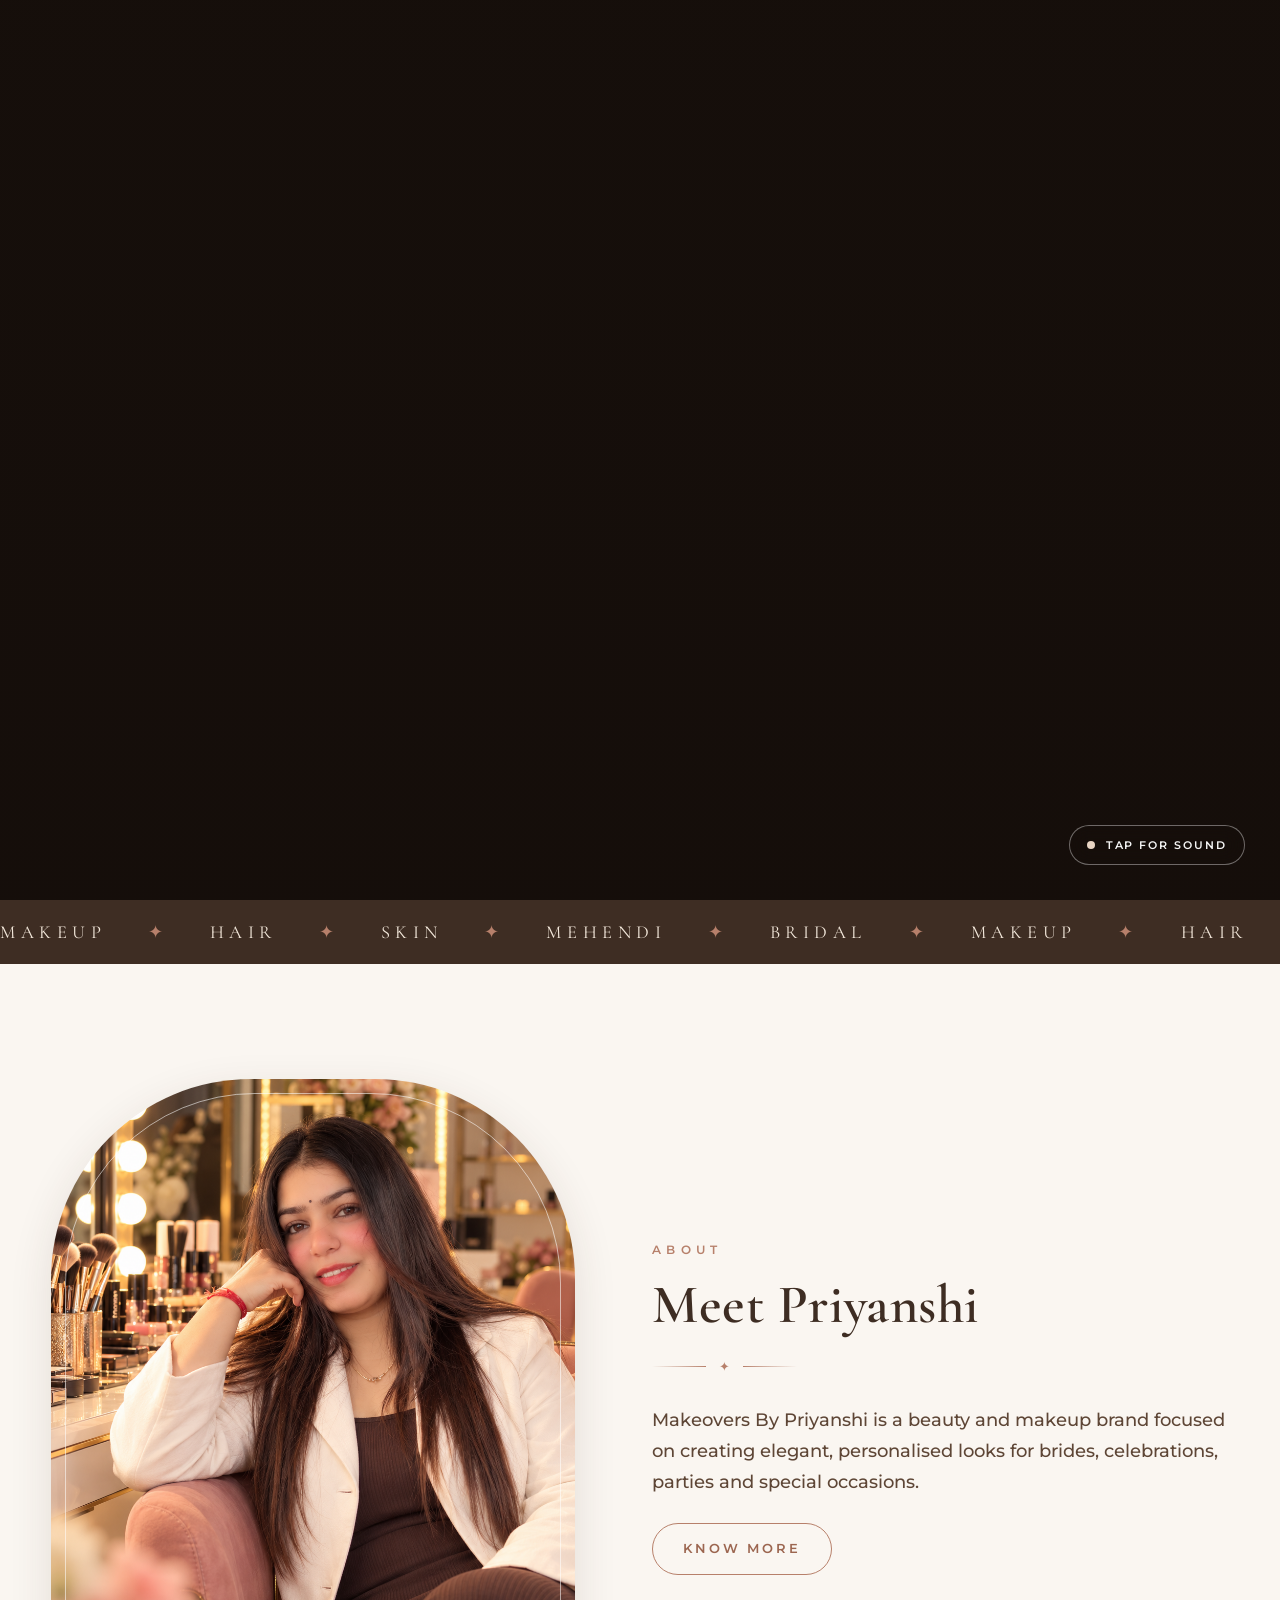
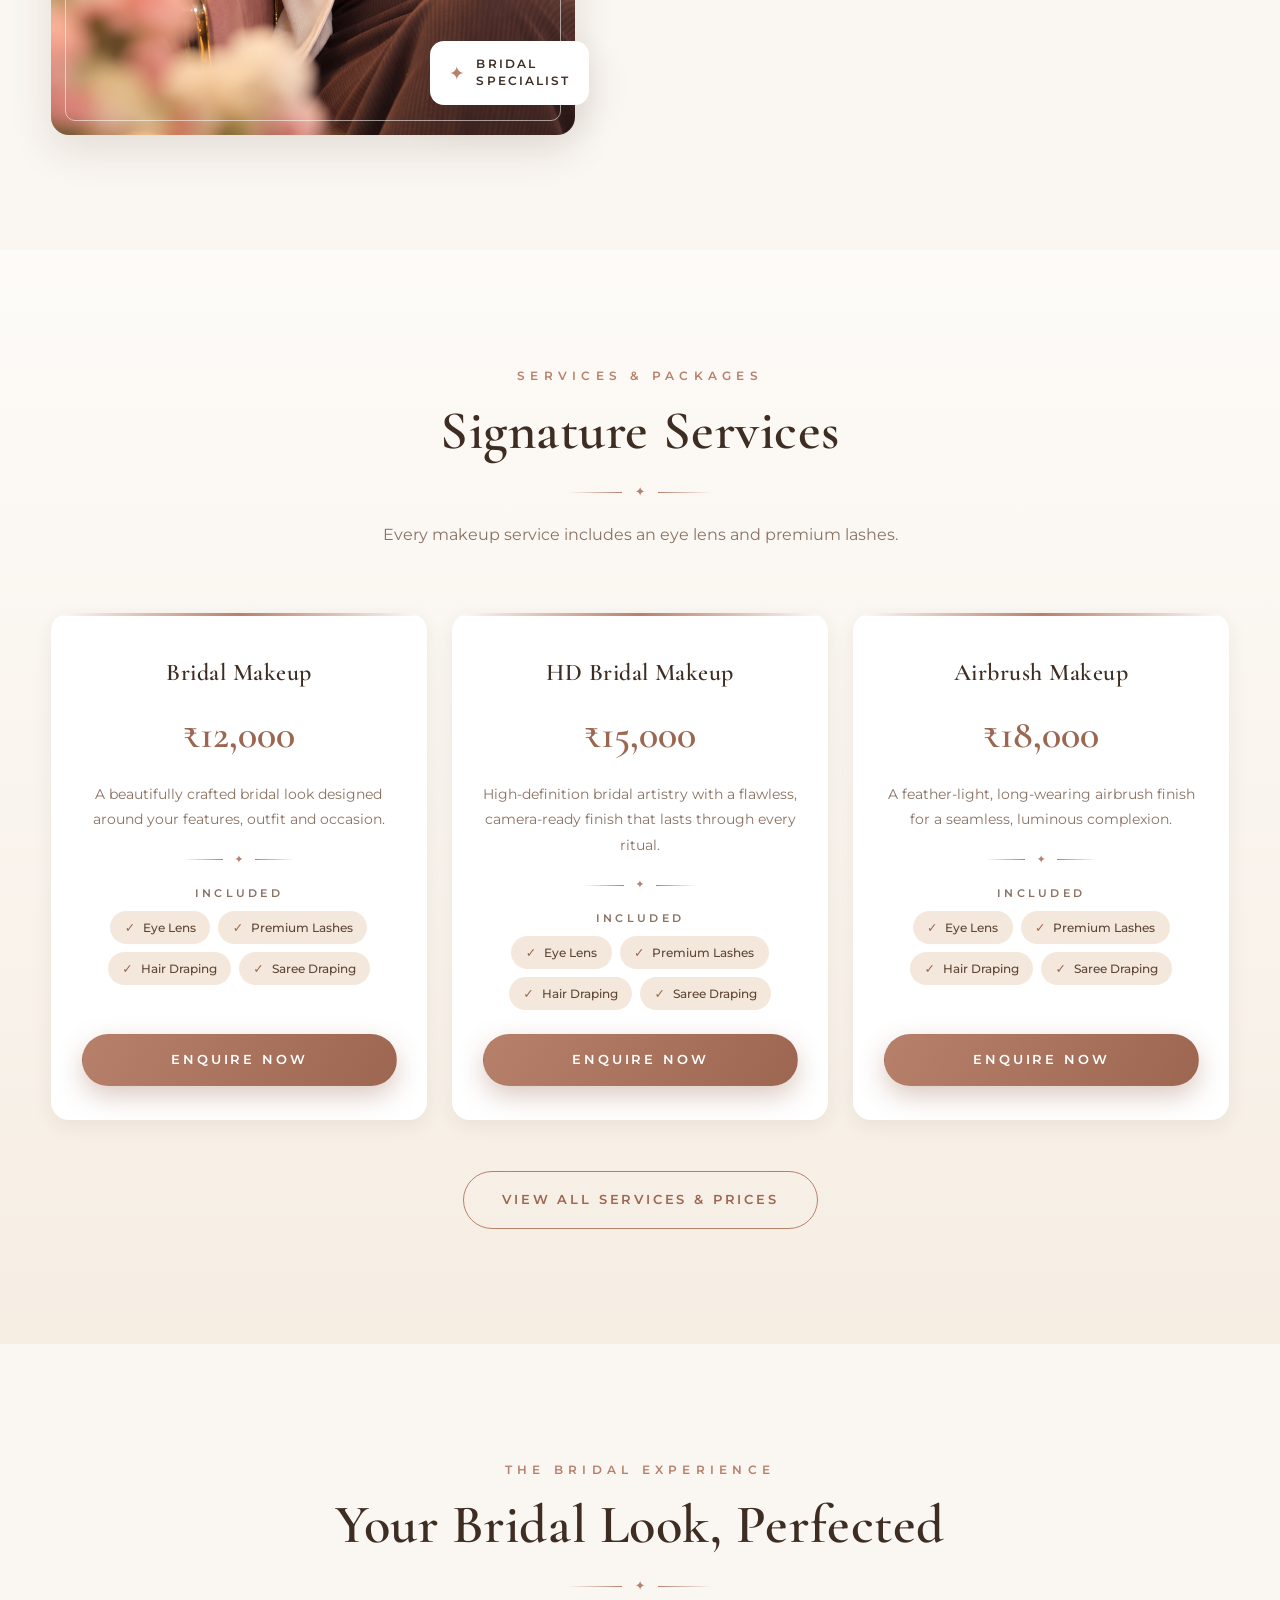
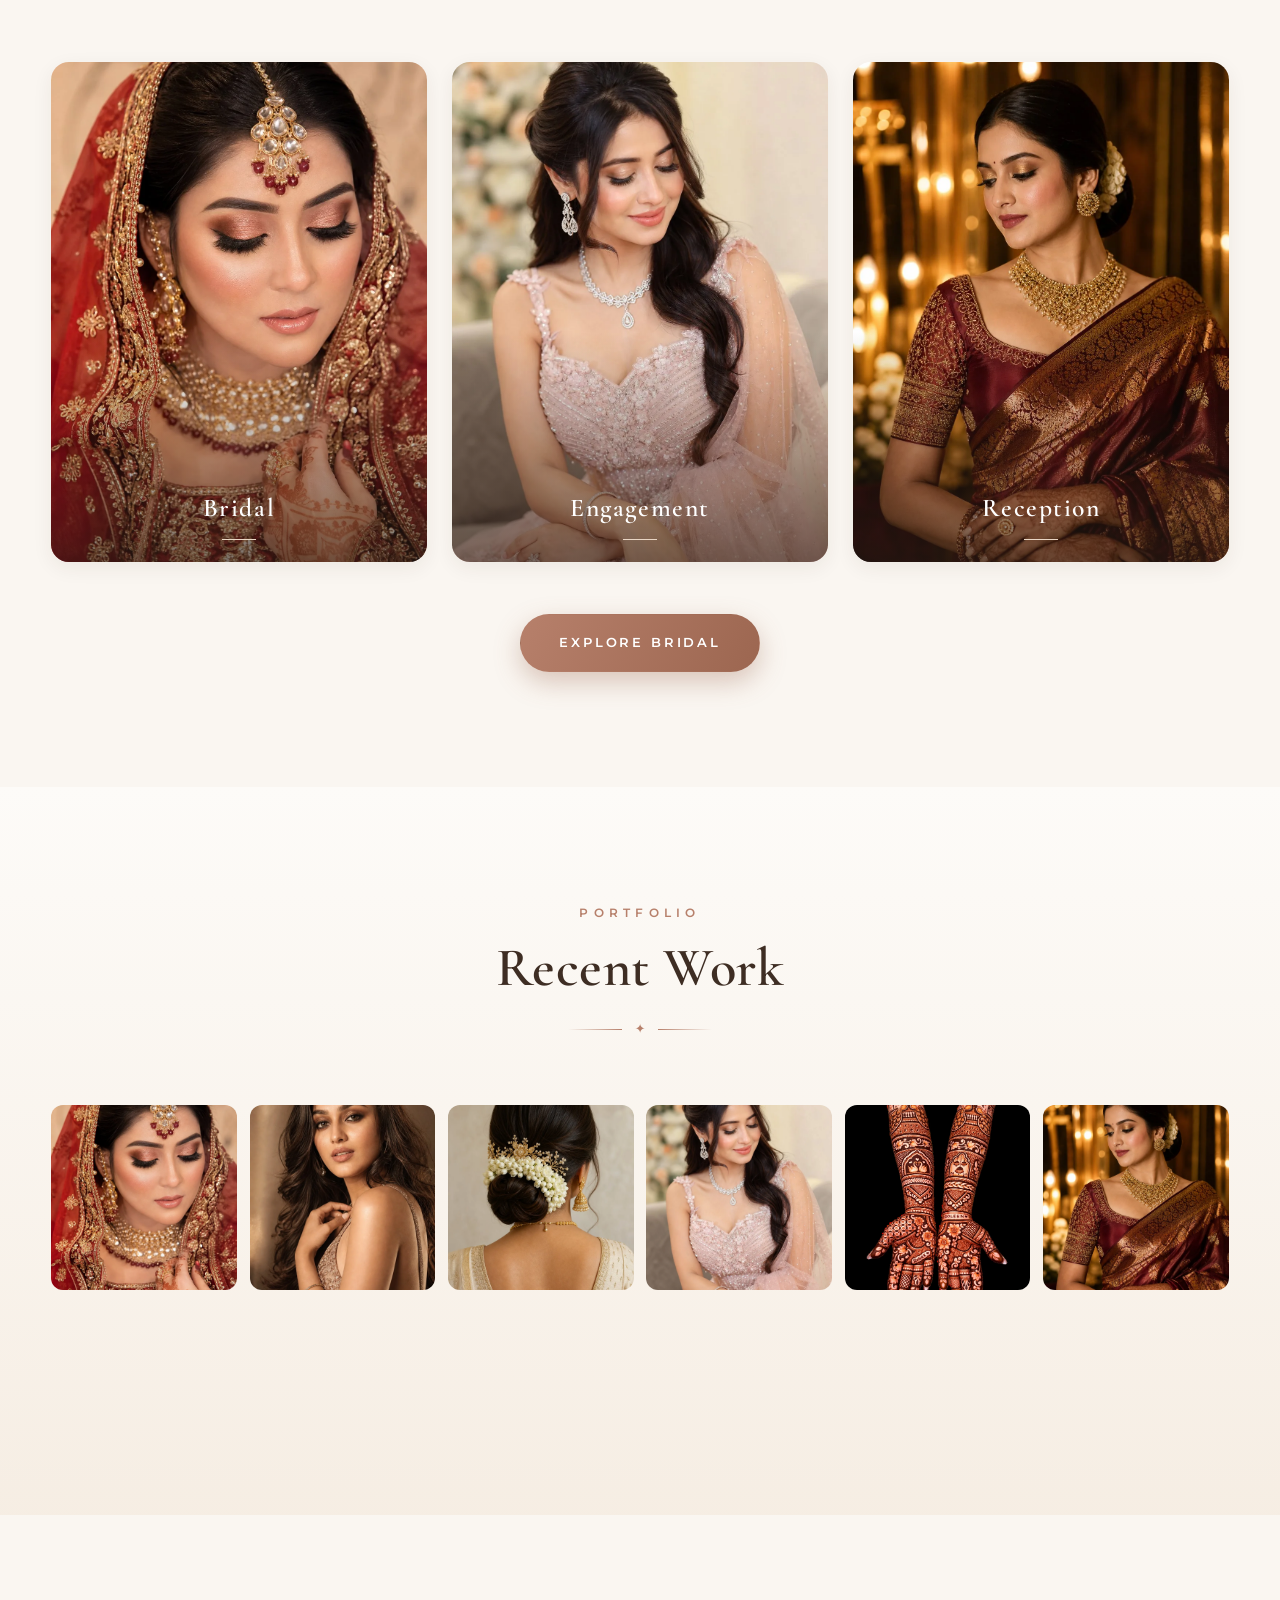
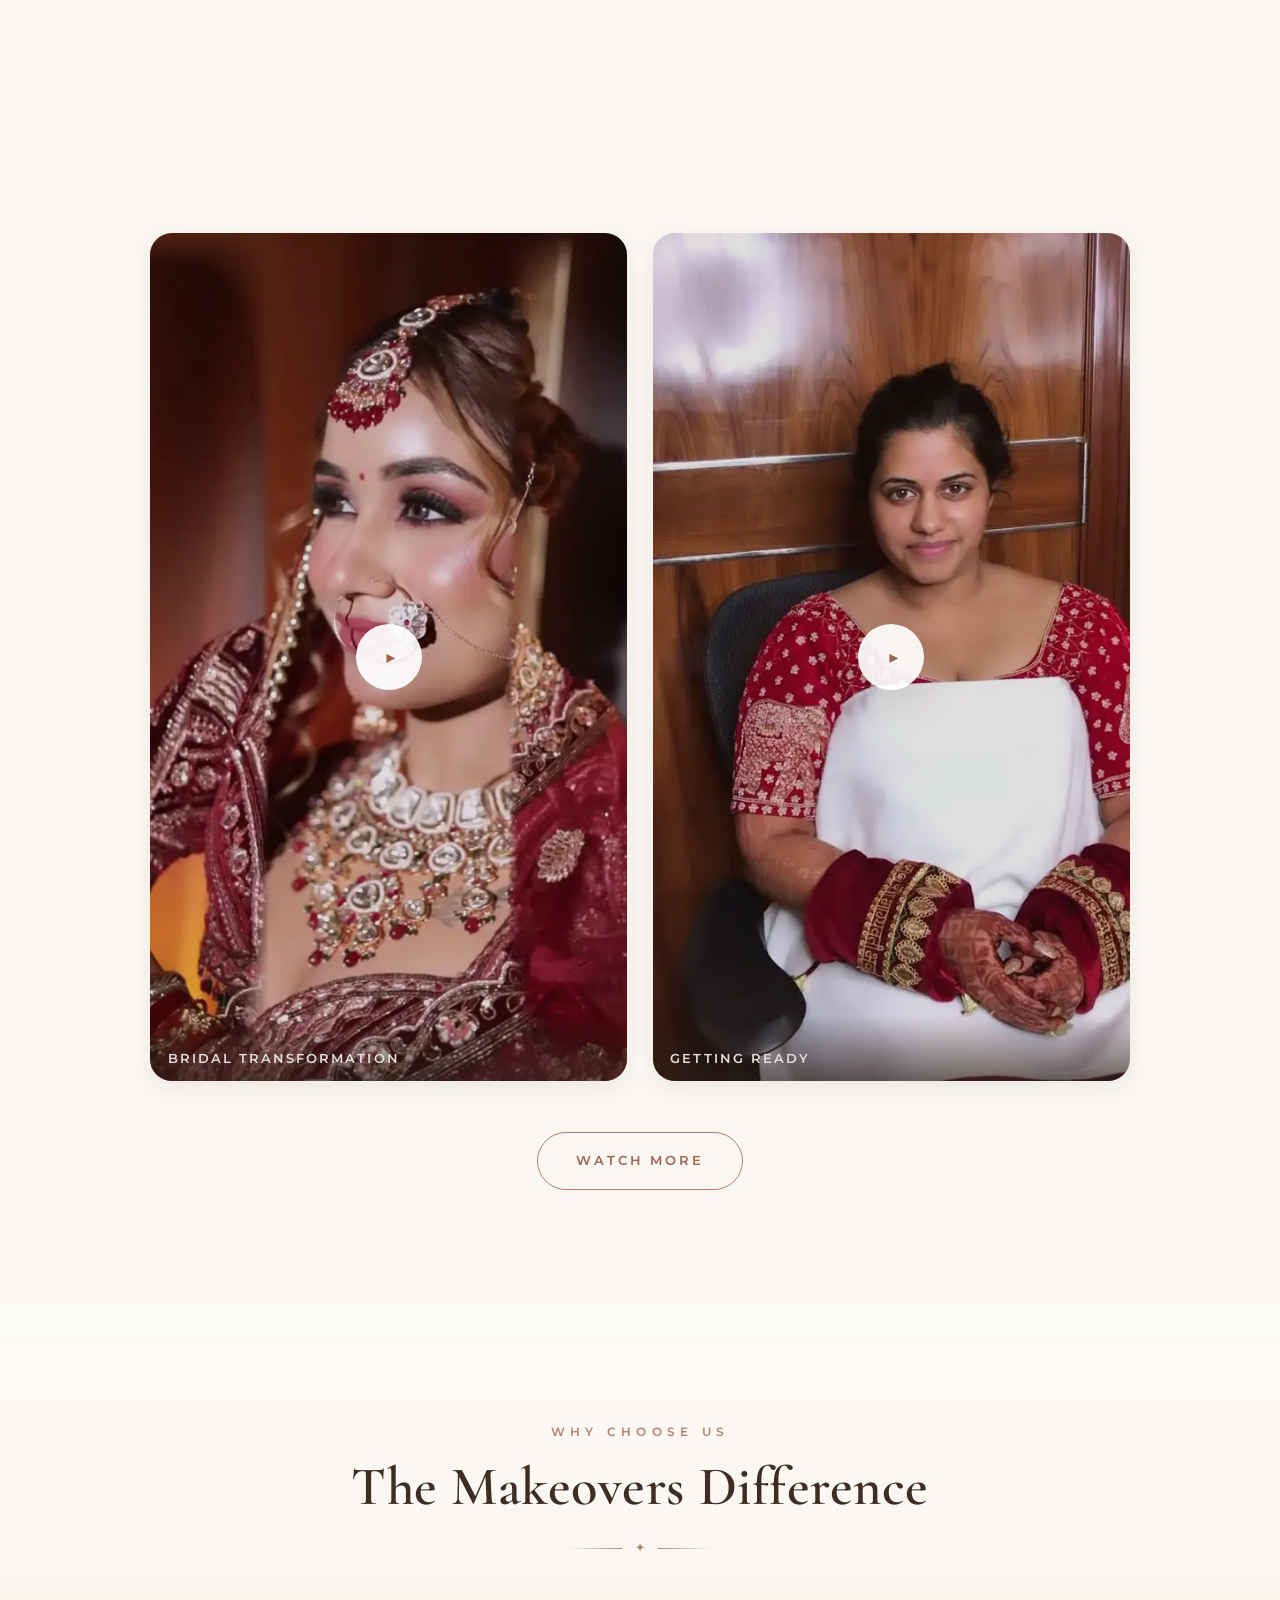
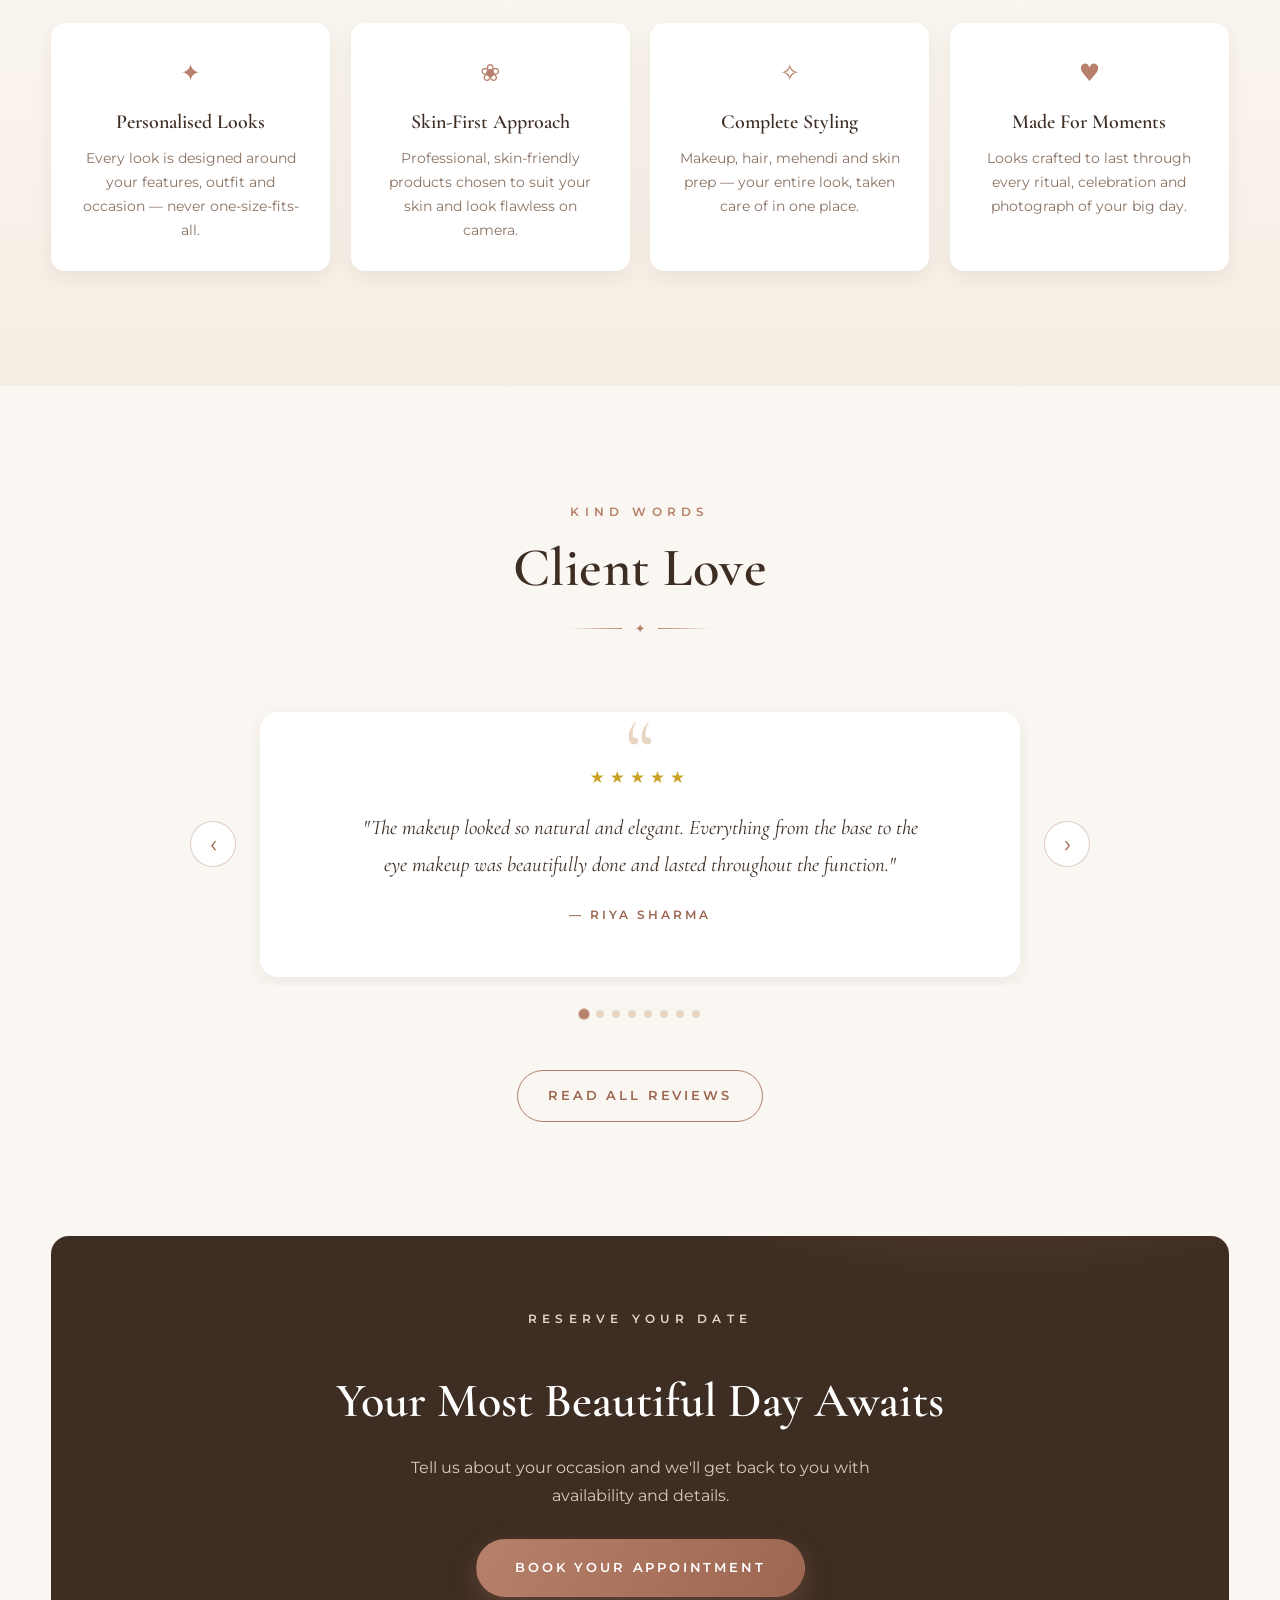
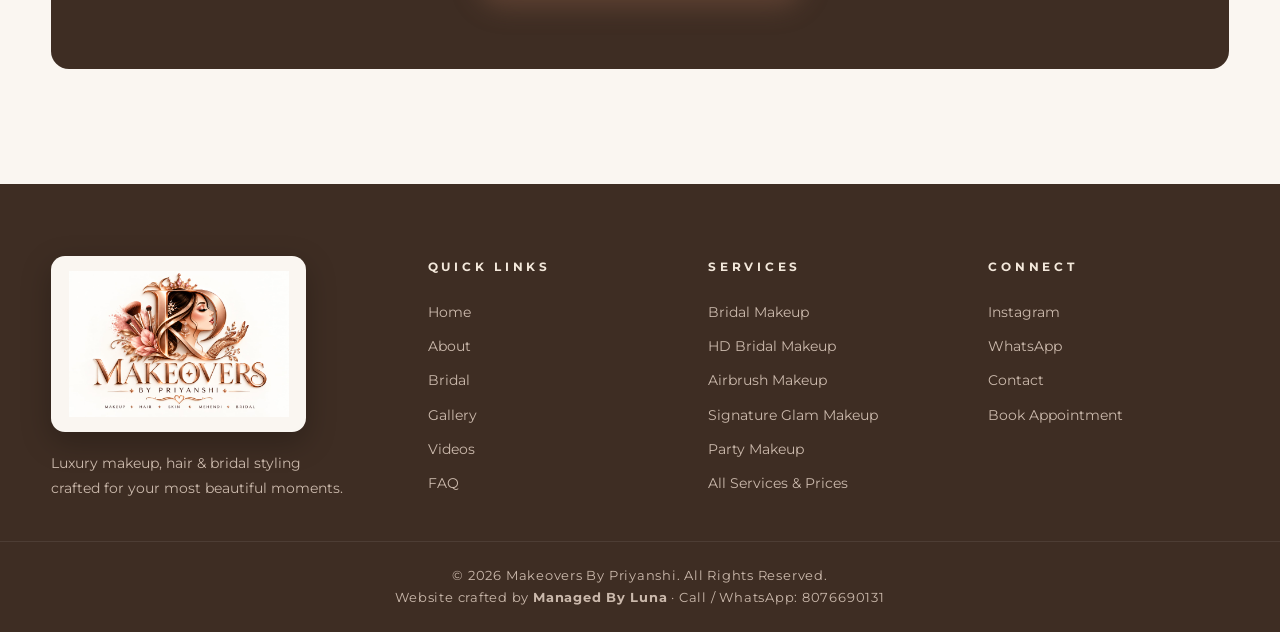
<file: index.html>
<!DOCTYPE html>
<html lang="en">
<head>
  <meta charset="UTF-8" />
  <meta name="viewport" content="width=device-width, initial-scale=1.0" />
  <title>Makeovers By Priyanshi | Luxury Bridal & Makeup Artist</title>
  <meta name="description" content="Makeovers By Priyanshi — elegant bridal makeup, party makeup, hair styling, mehendi and beauty services crafted for your special moments." />
  <link rel="canonical" href="https://www.example.com/index.html" />
  <meta property="og:type" content="website" />
  <meta property="og:title" content="Makeovers By Priyanshi | Luxury Bridal & Makeup Artist" />
  <meta property="og:description" content="Makeovers By Priyanshi — elegant bridal makeup, party makeup, hair styling, mehendi and beauty services crafted for your special moments." />
  <meta property="og:image" content="assets/logo/logo.jpg" />
  <meta property="og:url" content="https://www.example.com/index.html" />
  <meta property="og:site_name" content="Makeovers By Priyanshi" />
  <meta name="twitter:card" content="summary_large_image" />
  <meta name="twitter:title" content="Makeovers By Priyanshi | Luxury Bridal & Makeup Artist" />
  <meta name="twitter:description" content="Makeovers By Priyanshi — elegant bridal makeup, party makeup, hair styling, mehendi and beauty services crafted for your special moments." />
  <meta name="twitter:image" content="assets/logo/logo.jpg" />
  <meta name="theme-color" content="#faf6f1" />
  <link rel="icon" type="image/png" href="assets/logo/favicon.png" />
  <link rel="apple-touch-icon" href="assets/logo/favicon.png" />
  <link rel="preconnect" href="https://fonts.googleapis.com" />
  <link rel="preconnect" href="https://fonts.gstatic.com" crossorigin />
  <link href="https://fonts.googleapis.com/css2?family=Cormorant+Garamond:ital,wght@0,400;0,500;0,600;0,700;1,400;1,500&family=Montserrat:wght@300;400;500;600;700&display=swap" rel="stylesheet" />
  <link rel="stylesheet" href="css/style.css" />
</head>
<body data-page="index">
  <div class="loader" id="loader" aria-hidden="true">
    <video
      id="introVideo"
      class="loader__video"
      src="assets/videos/reels/reel-01.mp4"
      autoplay
      muted
      playsinline
      loop
      preload="auto"
      aria-label="Makeovers By Priyanshi opening video"
    ></video>
    <div class="loader__veil"></div>
    <button class="loader__sound" id="introSound" type="button" aria-label="Turn sound on">
      <span class="loader__sound-dot" aria-hidden="true"></span>
      <span>Tap for Sound</span>
    </button>
  </div>

  <div id="siteHeader"></div>

  <main id="main">
    <!-- HERO -->
    <section class="hero" id="home">
      <div class="hero__media">
        <video
          id="heroVideo"
          class="hero__video"
          src="assets/videos/reels/reel-01.mp4"
          autoplay
          muted
          playsinline
          loop
          preload="auto"
          aria-label="Makeovers By Priyanshi bridal showcase"
        ></video>
        <div class="hero__overlay"></div>
      </div>
      <button class="hero__sound" id="heroSound" type="button" aria-label="Turn sound on">
        <span class="hero__sound-icon" aria-hidden="true">◉</span>
        <span>Sound On</span>
      </button>
      <div class="hero__content container">
        <p class="hero__eyebrow reveal-text">Luxury Bridal &amp; Beauty Artistry</p>
        <h1 class="hero__title reveal-text">Makeovers <span class="hero__amp">By</span> Priyanshi</h1>
        <div class="hero__divider reveal-text"><span></span><i>✦</i><span></span></div>
        <p class="hero__sub reveal-text">Where Beauty Meets Elegance</p>
        <p class="hero__copy reveal-text">Luxury Makeup, Hair &amp; Bridal Styling Crafted For Your Most Beautiful Moments.</p>
        <div class="hero__actions reveal-text">
          <a href="booking.html" class="btn btn--solid btn--lg">Book Your Look</a>
          <a href="gallery.html" class="btn btn--ghost btn--lg">View Our Work</a>
        </div>
      </div>
      <a href="#aboutPreview" class="hero__scroll" aria-label="Scroll down">
        <span class="hero__scroll-line"></span>
        <span class="hero__scroll-label">Scroll</span>
      </a>
    </section>

    <div class="strip" aria-hidden="true">
      <div class="strip__track">
        <span>Makeup</span><i>✦</i><span>Hair</span><i>✦</i><span>Skin</span><i>✦</i><span>Mehendi</span><i>✦</i><span>Bridal</span><i>✦</i>
        <span>Makeup</span><i>✦</i><span>Hair</span><i>✦</i><span>Skin</span><i>✦</i><span>Mehendi</span><i>✦</i><span>Bridal</span><i>✦</i>
      </div>
    </div>

    <!-- ABOUT PREVIEW -->
    <section class="section about" id="aboutPreview">
      <div class="container about__grid">
        <div class="about__media fade-up">
          <div class="about__frame">
            <img src="assets/images/about/priyanshi-portrait.png" alt="Priyanshi in her makeup studio" loading="lazy" />
          </div>
          <div class="about__badge">
            <span class="about__badge-icon">✦</span>
            <span>Bridal<br/>Specialist</span>
          </div>
        </div>
        <div class="about__text">
          <p class="eyebrow fade-up">About</p>
          <h2 class="section__title fade-up">Meet Priyanshi</h2>
          <div class="title-divider title-divider--left fade-up"><span></span><i>✦</i><span></span></div>
          <p class="lead fade-up">Makeovers By Priyanshi is a beauty and makeup brand focused on creating elegant, personalised looks for brides, celebrations, parties and special occasions.</p>
          <a href="about.html" class="btn btn--outline fade-up" style="margin-top:1.6rem">Know More</a>
        </div>
      </div>
    </section>

    <!-- FEATURED SERVICES -->
    <section class="section section--tint">
      <div class="container">
        <div class="section__head">
          <p class="eyebrow fade-up">Services &amp; Packages</p>
          <h2 class="section__title fade-up">Signature Services</h2>
          <div class="title-divider fade-up"><span></span><i>✦</i><span></span></div>
          <p class="section__sub fade-up">Every makeup service includes an eye lens and premium lashes.</p>
        </div>
        <div class="pricing__grid" id="pricingGrid" data-limit="3"><!-- rendered by JS --></div>
        <div class="section__cta fade-up">
          <a href="services.html" class="btn btn--outline btn--lg">View All Services &amp; Prices</a>
        </div>
      </div>
    </section>

    <!-- BRIDAL PREVIEW -->
    <section class="section">
      <div class="container">
        <div class="section__head">
          <p class="eyebrow fade-up">The Bridal Experience</p>
          <h2 class="section__title fade-up">Your Bridal Look, Perfected</h2>
          <div class="title-divider fade-up"><span></span><i>✦</i><span></span></div>
        </div>
        <div class="bridal__grid" id="bridalGrid" data-limit="3"><!-- rendered by JS --></div>
        <div class="section__cta fade-up">
          <a href="bridal.html" class="btn btn--solid btn--lg">Explore Bridal</a>
        </div>
      </div>
    </section>

    <!-- FEATURED GALLERY -->
    <section class="section section--tint">
      <div class="container">
        <div class="section__head">
          <p class="eyebrow fade-up">Portfolio</p>
          <h2 class="section__title fade-up">Recent Work</h2>
          <div class="title-divider fade-up"><span></span><i>✦</i><span></span></div>
        </div>
        <div class="insta__grid" id="featuredGallery"><!-- rendered by JS --></div>
        <div class="section__cta fade-up">
          <a href="gallery.html" class="btn btn--outline btn--lg">View Full Gallery</a>
        </div>
      </div>
    </section>

    <!-- FEATURED VIDEOS -->
    <section class="section">
      <div class="container">
        <div class="section__head">
          <p class="eyebrow fade-up">Behind The Makeover</p>
          <h2 class="section__title fade-up">Our Reels</h2>
          <div class="title-divider fade-up"><span></span><i>✦</i><span></span></div>
        </div>
        <div class="reels" id="reelsGrid" data-limit="2"><!-- rendered by JS --></div>
        <div class="section__cta fade-up">
          <a href="videos.html" class="btn btn--outline btn--lg">Watch More</a>
        </div>
      </div>
    </section>

    <!-- WHY CHOOSE US -->
    <section class="section section--tint">
      <div class="container">
        <div class="section__head">
          <p class="eyebrow fade-up">Why Choose Us</p>
          <h2 class="section__title fade-up">The Makeovers Difference</h2>
          <div class="title-divider fade-up"><span></span><i>✦</i><span></span></div>
        </div>
        <div class="why__grid">
          <div class="why-tile fade-up"><i>✦</i><h3>Personalised Looks</h3><p>Every look is designed around your features, outfit and occasion — never one-size-fits-all.</p></div>
          <div class="why-tile fade-up"><i>❀</i><h3>Skin-First Approach</h3><p>Professional, skin-friendly products chosen to suit your skin and look flawless on camera.</p></div>
          <div class="why-tile fade-up"><i>✧</i><h3>Complete Styling</h3><p>Makeup, hair, mehendi and skin prep — your entire look, taken care of in one place.</p></div>
          <div class="why-tile fade-up"><i>♥</i><h3>Made For Moments</h3><p>Looks crafted to last through every ritual, celebration and photograph of your big day.</p></div>
        </div>
      </div>
    </section>

    <!-- TESTIMONIALS PREVIEW -->
    <section class="section">
      <div class="container">
        <div class="section__head">
          <p class="eyebrow fade-up">Kind Words</p>
          <h2 class="section__title fade-up">Client Love</h2>
          <div class="title-divider fade-up"><span></span><i>✦</i><span></span></div>
        </div>
        <div class="slider fade-up" id="testimonialSlider">
          <button class="slider__arrow slider__arrow--prev" id="tPrev" aria-label="Previous testimonial">‹</button>
          <div class="slider__viewport" id="tViewport">
            <div class="slider__track" id="tTrack"><!-- rendered by JS --></div>
          </div>
          <button class="slider__arrow slider__arrow--next" id="tNext" aria-label="Next testimonial">›</button>
        </div>
        <div class="slider__dots" id="tDots"></div>
        <div class="section__cta fade-up">
          <a href="reviews.html" class="btn btn--outline">Read All Reviews</a>
        </div>
      </div>
    </section>
    <section class="section" style="padding-top:0">
      <div class="container">
        <div class="cta-band fade-up">
          <p class="eyebrow">Reserve Your Date</p>
          <h2>Your Most Beautiful Day Awaits</h2>
          <p>Tell us about your occasion and we'll get back to you with availability and details.</p>
          <a href="booking.html" class="btn btn--solid btn--lg">Book Your Appointment</a>
        </div>
      </div>
    </section>
  </main>

  <div id="siteFooter"></div>

  <script src="js/config.js"></script>
  <script src="js/main.js"></script>
</body>
</html>
</file>
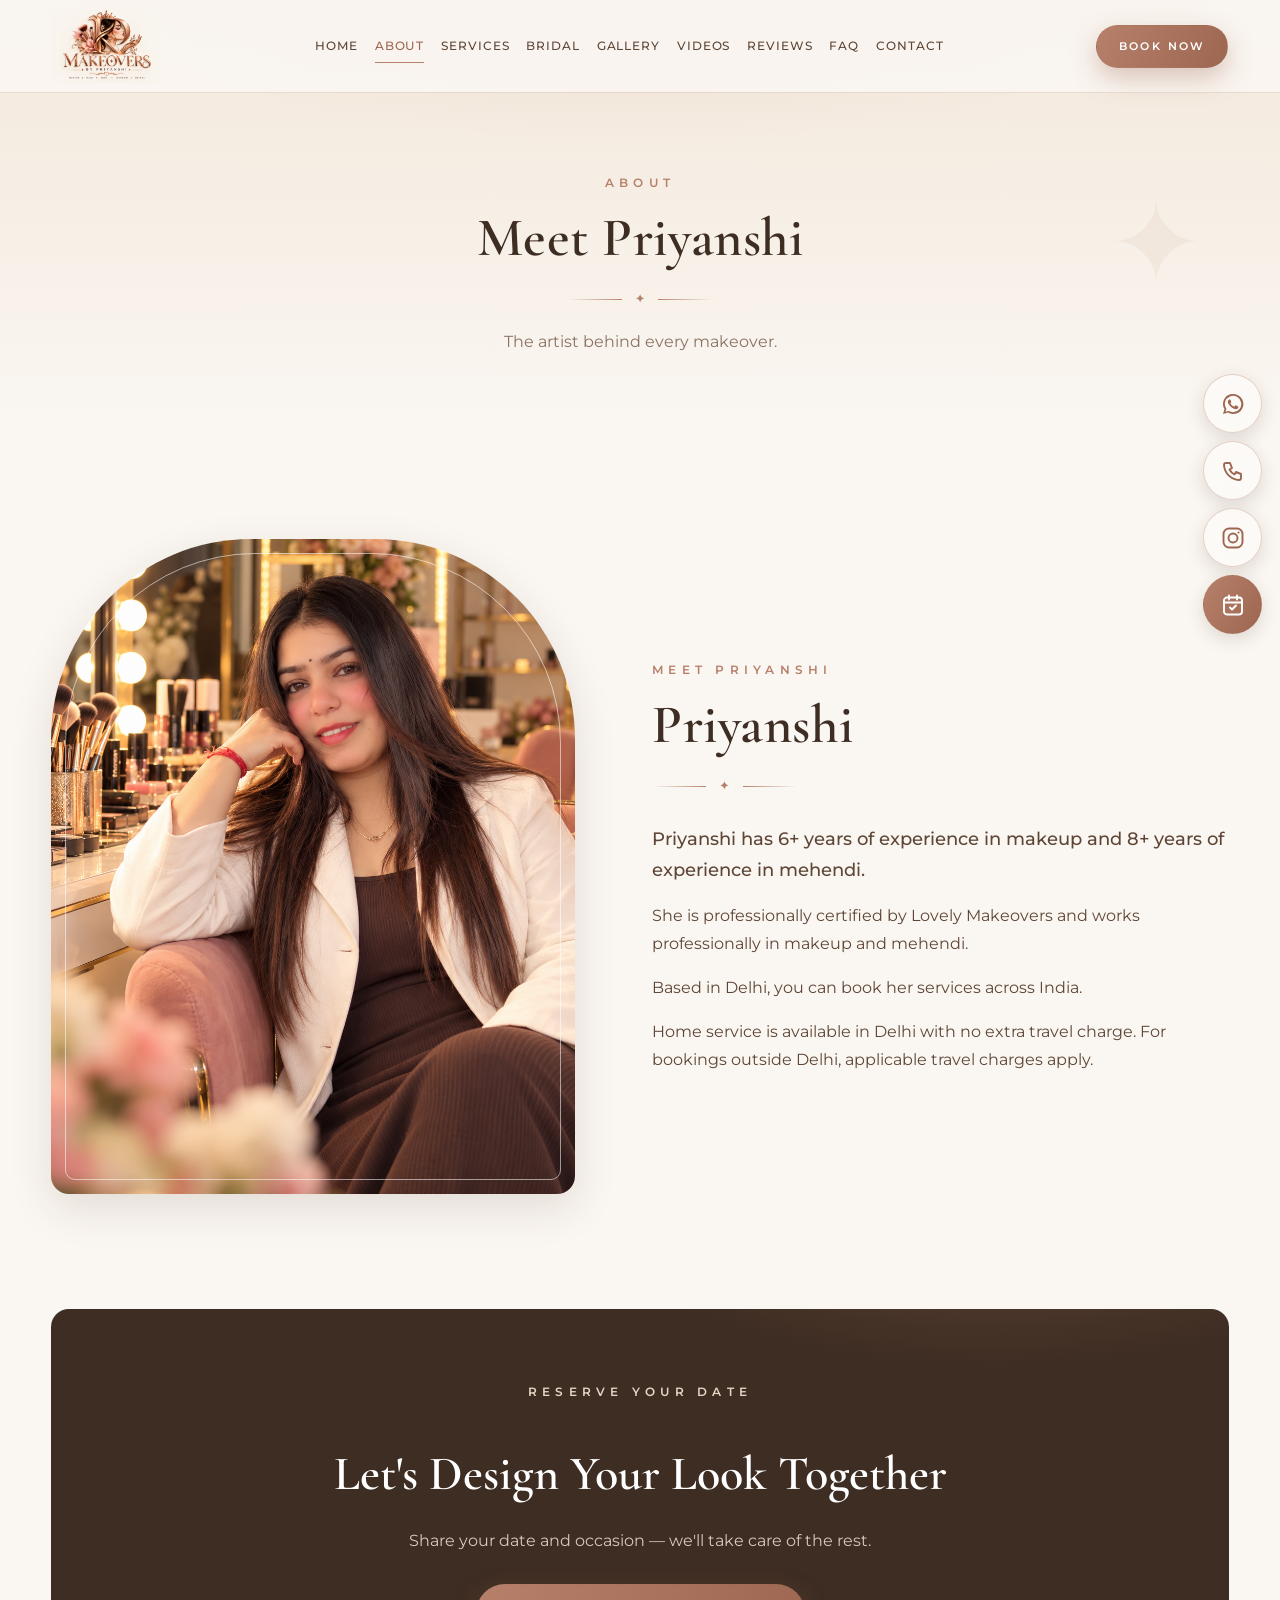
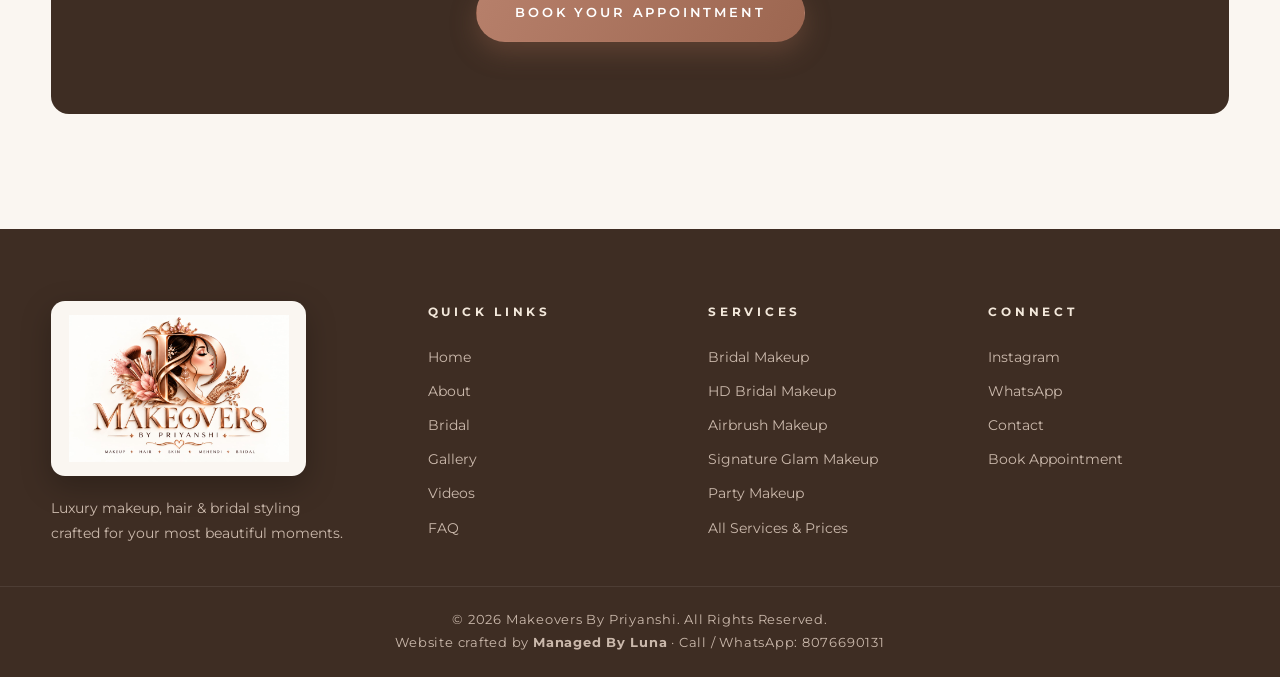
<file: about.html>
<!DOCTYPE html>
<html lang="en">
<head>
  <meta charset="UTF-8" />
  <meta name="viewport" content="width=device-width, initial-scale=1.0" />
  <title>About Priyanshi | Makeovers By Priyanshi</title>
  <meta name="description" content="Meet Priyanshi — the artist behind Makeovers By Priyanshi. Elegant, personalised makeup artistry for brides and special occasions." />
  <link rel="canonical" href="https://www.example.com/about.html" />
  <meta property="og:type" content="website" />
  <meta property="og:title" content="About Priyanshi | Makeovers By Priyanshi" />
  <meta property="og:description" content="Meet Priyanshi — the artist behind Makeovers By Priyanshi. Elegant, personalised makeup artistry for brides and special occasions." />
  <meta property="og:image" content="assets/logo/logo.jpg" />
  <meta property="og:url" content="https://www.example.com/about.html" />
  <meta property="og:site_name" content="Makeovers By Priyanshi" />
  <meta name="twitter:card" content="summary_large_image" />
  <meta name="twitter:title" content="About Priyanshi | Makeovers By Priyanshi" />
  <meta name="twitter:description" content="Meet Priyanshi — the artist behind Makeovers By Priyanshi. Elegant, personalised makeup artistry for brides and special occasions." />
  <meta name="twitter:image" content="assets/logo/logo.jpg" />
  <meta name="theme-color" content="#faf6f1" />
  <link rel="icon" type="image/png" href="assets/logo/favicon.png" />
  <link rel="apple-touch-icon" href="assets/logo/favicon.png" />
  <link rel="preconnect" href="https://fonts.googleapis.com" />
  <link rel="preconnect" href="https://fonts.gstatic.com" crossorigin />
  <link href="https://fonts.googleapis.com/css2?family=Cormorant+Garamond:ital,wght@0,400;0,500;0,600;0,700;1,400;1,500&family=Montserrat:wght@300;400;500;600;700&display=swap" rel="stylesheet" />
  <link rel="stylesheet" href="css/style.css" />
</head>
<body data-page="about">

  <div id="siteHeader"></div>

  <main id="main">
    <section class="page-hero">
      <div class="container">
        <p class="eyebrow">About</p>
        <h1 class="section__title">Meet Priyanshi</h1>
        <div class="title-divider"><span></span><i>✦</i><span></span></div>
        <p class="page-hero__sub">The artist behind every makeover.</p>
      </div>
    </section>

    <section class="section about">
      <div class="container about__grid">
        <div class="about__media fade-up">
          <div class="about__frame">
            <img src="assets/images/about/priyanshi-portrait.png" alt="Priyanshi" loading="lazy" />
          </div>
        </div>
        <div class="about__text">
          <p class="eyebrow fade-up">Meet Priyanshi</p>
          <h2 class="section__title fade-up">Priyanshi</h2>
          <div class="title-divider title-divider--left fade-up"><span></span><i>✦</i><span></span></div>
          <p class="lead fade-up">Priyanshi has 6+ years of experience in makeup and 8+ years of experience in mehendi.</p>
          <p class="fade-up">She is professionally certified by Lovely Makeovers and works professionally in makeup and mehendi.</p>
          <p class="fade-up">Based in Delhi, you can book her services across India.</p>
          <p class="fade-up">Home service is available in Delhi with no extra travel charge. For bookings outside Delhi, applicable travel charges apply.</p>
        </div>
      </div>
    </section>

    <section class="section" style="padding-top:0">
      <div class="container">
        <div class="cta-band fade-up">
          <p class="eyebrow">Reserve Your Date</p>
          <h2>Let's Design Your Look Together</h2>
          <p>Share your date and occasion — we'll take care of the rest.</p>
          <a href="booking.html" class="btn btn--solid btn--lg">Book Your Appointment</a>
        </div>
      </div>
    </section>
  </main>

  <div id="siteFooter"></div>

  <script src="js/config.js"></script>
  <script src="js/main.js"></script>
</body>
</html>
</file>
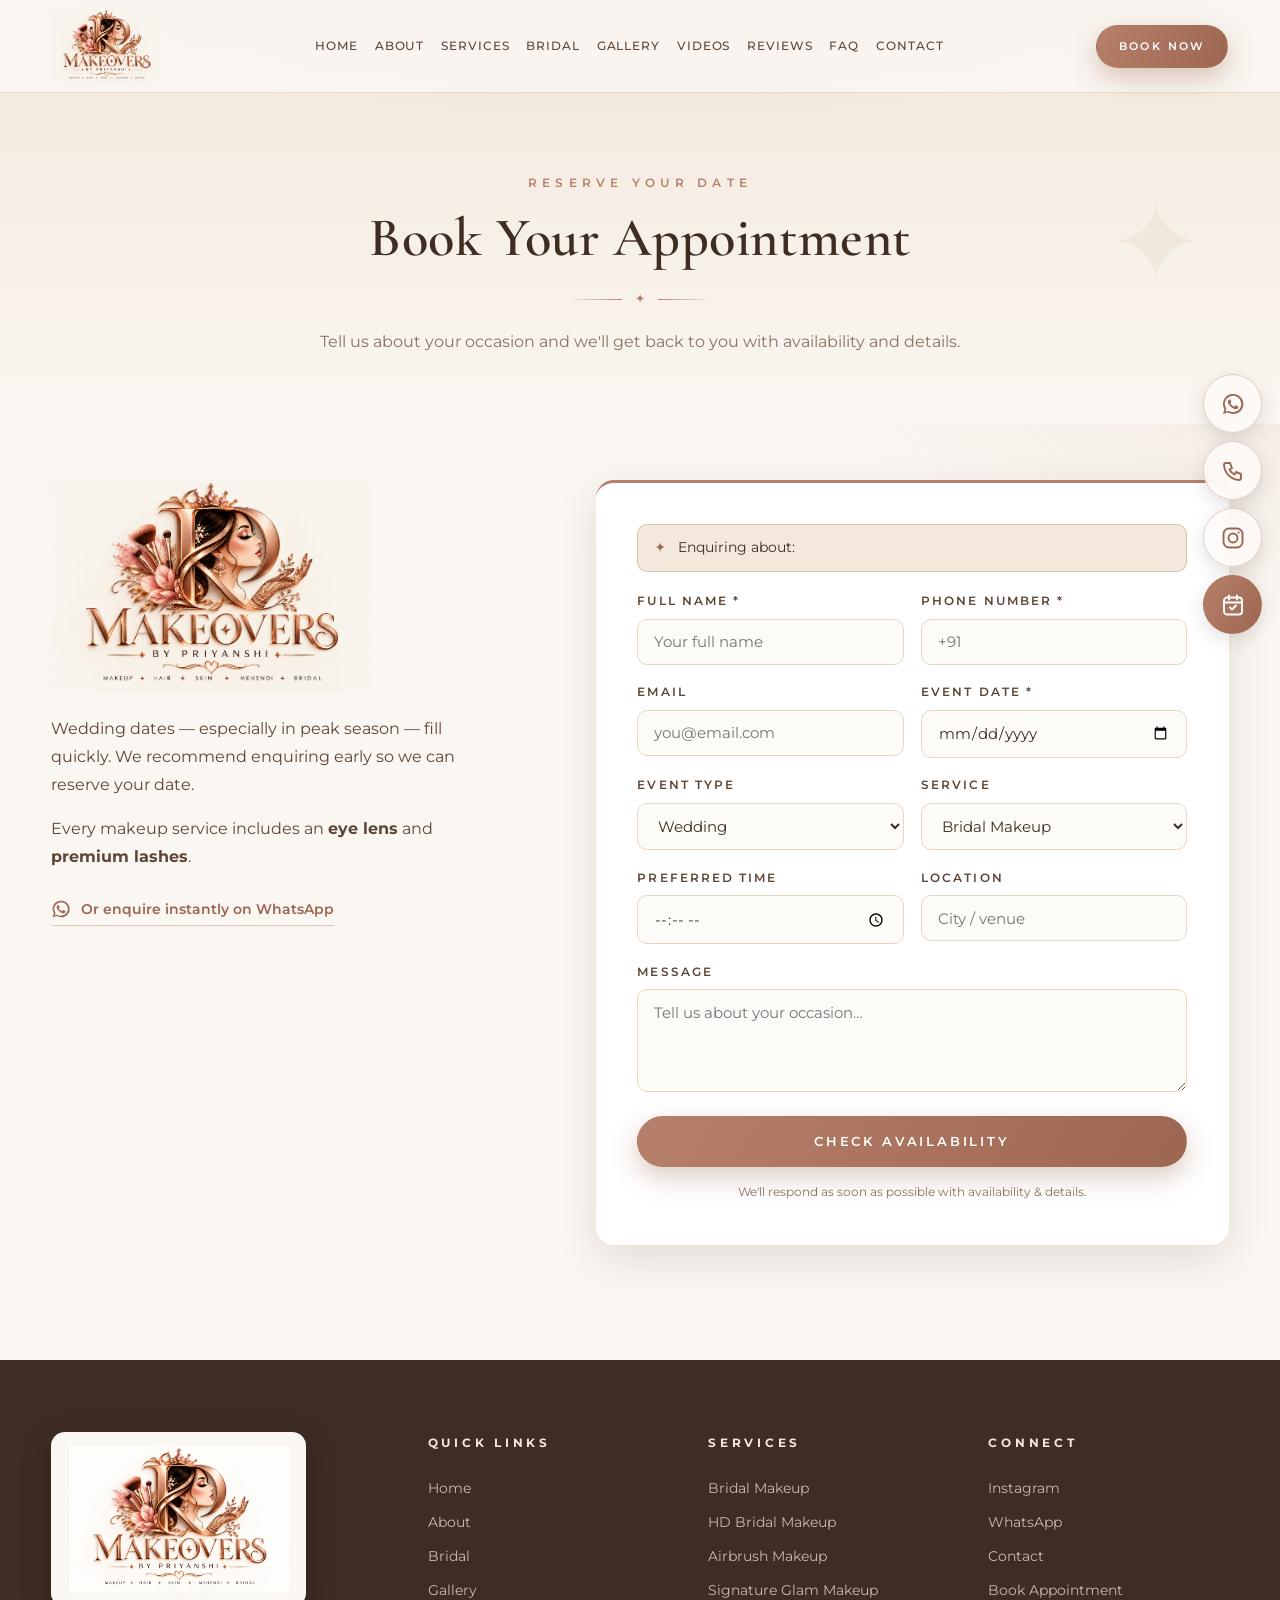
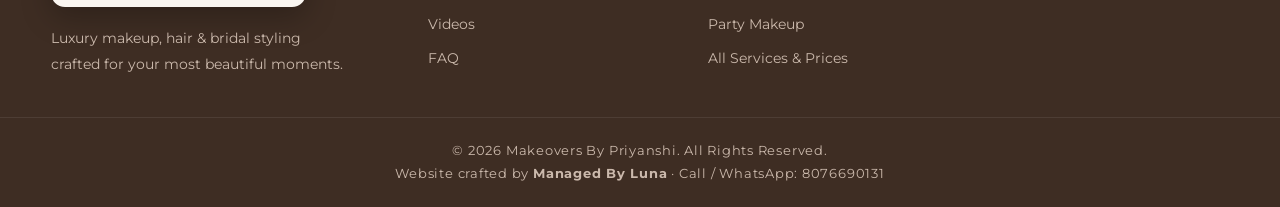
<file: booking.html>
<!DOCTYPE html>
<html lang="en">
<head>
  <meta charset="UTF-8" />
  <meta name="viewport" content="width=device-width, initial-scale=1.0" />
  <title>Book Your Appointment | Makeovers By Priyanshi</title>
  <meta name="description" content="Check availability and book bridal makeup, party makeup and styling with Makeovers By Priyanshi." />
  <link rel="canonical" href="https://www.example.com/booking.html" />
  <meta property="og:type" content="website" />
  <meta property="og:title" content="Book Your Appointment | Makeovers By Priyanshi" />
  <meta property="og:description" content="Check availability and book bridal makeup, party makeup and styling with Makeovers By Priyanshi." />
  <meta property="og:image" content="assets/logo/logo.jpg" />
  <meta property="og:url" content="https://www.example.com/booking.html" />
  <meta property="og:site_name" content="Makeovers By Priyanshi" />
  <meta name="twitter:card" content="summary_large_image" />
  <meta name="twitter:title" content="Book Your Appointment | Makeovers By Priyanshi" />
  <meta name="twitter:description" content="Check availability and book bridal makeup, party makeup and styling with Makeovers By Priyanshi." />
  <meta name="twitter:image" content="assets/logo/logo.jpg" />
  <meta name="theme-color" content="#faf6f1" />
  <link rel="icon" type="image/png" href="assets/logo/favicon.png" />
  <link rel="apple-touch-icon" href="assets/logo/favicon.png" />
  <link rel="preconnect" href="https://fonts.googleapis.com" />
  <link rel="preconnect" href="https://fonts.gstatic.com" crossorigin />
  <link href="https://fonts.googleapis.com/css2?family=Cormorant+Garamond:ital,wght@0,400;0,500;0,600;0,700;1,400;1,500&family=Montserrat:wght@300;400;500;600;700&display=swap" rel="stylesheet" />
  <link rel="stylesheet" href="css/style.css" />
</head>
<body data-page="booking">

  <div id="siteHeader"></div>

  <main id="main">
    <section class="page-hero">
      <div class="container">
        <p class="eyebrow">Reserve Your Date</p>
        <h1 class="section__title">Book Your Appointment</h1>
        <div class="title-divider"><span></span><i>✦</i><span></span></div>
        <p class="page-hero__sub">Tell us about your occasion and we'll get back to you with availability and details.</p>
      </div>
    </section>

    <section class="section booking" style="padding-top:clamp(2rem,5vw,3.5rem)">
      <div class="container booking__grid">
        <div class="booking__intro">
          <img src="assets/logo/logo.jpg" alt="Makeovers By Priyanshi logo" class="booking__logo fade-up" loading="lazy" />
          <p class="fade-up">Wedding dates — especially in peak season — fill quickly. We recommend enquiring early so we can reserve your date.</p>
          <p class="fade-up" style="margin-top:1rem">Every makeup service includes an <strong>eye lens</strong> and <strong>premium lashes</strong>.</p>
          <a href="#" class="booking__wa fade-up" data-bind="wa" target="_blank" rel="noopener">
            <svg viewBox="0 0 24 24" width="20" height="20" fill="currentColor" aria-hidden="true"><path d="M12 2a9.9 9.9 0 0 0-8.5 15.1L2 22l5.1-1.5A10 10 0 1 0 12 2Zm0 18.2a8.2 8.2 0 0 1-4.2-1.1l-.3-.2-3 .9.9-3-.2-.3A8.2 8.2 0 1 1 12 20.2Zm4.6-6.1c-.3-.1-1.5-.7-1.7-.8s-.4-.1-.6.1-.7.8-.8 1-.3.2-.6.1a6.7 6.7 0 0 1-2-1.2 7.4 7.4 0 0 1-1.4-1.7c-.1-.3 0-.4.1-.5l.4-.5a1.8 1.8 0 0 0 .3-.4.5.5 0 0 0 0-.4c0-.1-.6-1.4-.8-1.9s-.4-.4-.6-.4h-.5a1 1 0 0 0-.7.3 2.9 2.9 0 0 0-.9 2.1 5 5 0 0 0 1.1 2.7 11.4 11.4 0 0 0 4.4 3.9 14.5 14.5 0 0 0 1.5.5 3.5 3.5 0 0 0 1.6.1 2.6 2.6 0 0 0 1.7-1.2 2.1 2.1 0 0 0 .2-1.2c-.1-.1-.3-.2-.6-.3Z"/></svg>
            Or enquire instantly on WhatsApp
          </a>
        </div>

        <form class="form fade-up" id="bookingForm" novalidate>
          <div class="booking__preselect" id="bookingPreselect" hidden>
            <i>✦</i>&nbsp;Enquiring about:&nbsp;<span></span>
          </div>
          <div class="form__row">
            <div class="form__field">
              <label for="fName">Full Name *</label>
              <input type="text" id="fName" name="name" required autocomplete="name" placeholder="Your full name" />
            </div>
            <div class="form__field">
              <label for="fPhone">Phone Number *</label>
              <input type="tel" id="fPhone" name="phone" required autocomplete="tel" placeholder="+91" />
            </div>
          </div>
          <div class="form__row">
            <div class="form__field">
              <label for="fEmail">Email</label>
              <input type="email" id="fEmail" name="email" autocomplete="email" placeholder="you@email.com" />
            </div>
            <div class="form__field">
              <label for="fDate">Event Date *</label>
              <input type="date" id="fDate" name="eventDate" required />
            </div>
          </div>
          <div class="form__row">
            <div class="form__field">
              <label for="fType">Event Type</label>
              <select id="fType" name="eventType"></select>
            </div>
            <div class="form__field">
              <label for="fService">Service</label>
              <select id="fService" name="service"></select>
            </div>
          </div>
          <div class="form__row">
            <div class="form__field">
              <label for="fTime">Preferred Time</label>
              <input type="time" id="fTime" name="time" />
            </div>
            <div class="form__field">
              <label for="fLocation">Location</label>
              <input type="text" id="fLocation" name="location" placeholder="City / venue" />
            </div>
          </div>
          <div class="form__field">
            <label for="fMessage">Message</label>
            <textarea id="fMessage" name="message" rows="4" placeholder="Tell us about your occasion…"></textarea>
          </div>
          <button type="submit" class="btn btn--solid btn--lg form__submit">Check Availability</button>
          <p class="form__note">We'll respond as soon as possible with availability &amp; details.</p>
          <div class="form__success" id="formSuccess" role="status" hidden>
            <i>✦</i>
            <h3>Thank you!</h3>
            <p>Your enquiry has been received. We'll get back to you shortly to confirm availability for your date.</p>
          </div>
        </form>
      </div>
    </section>
  </main>

  <div id="siteFooter"></div>

  <script src="js/config.js"></script>
  <script src="js/main.js"></script>
</body>
</html>
</file>
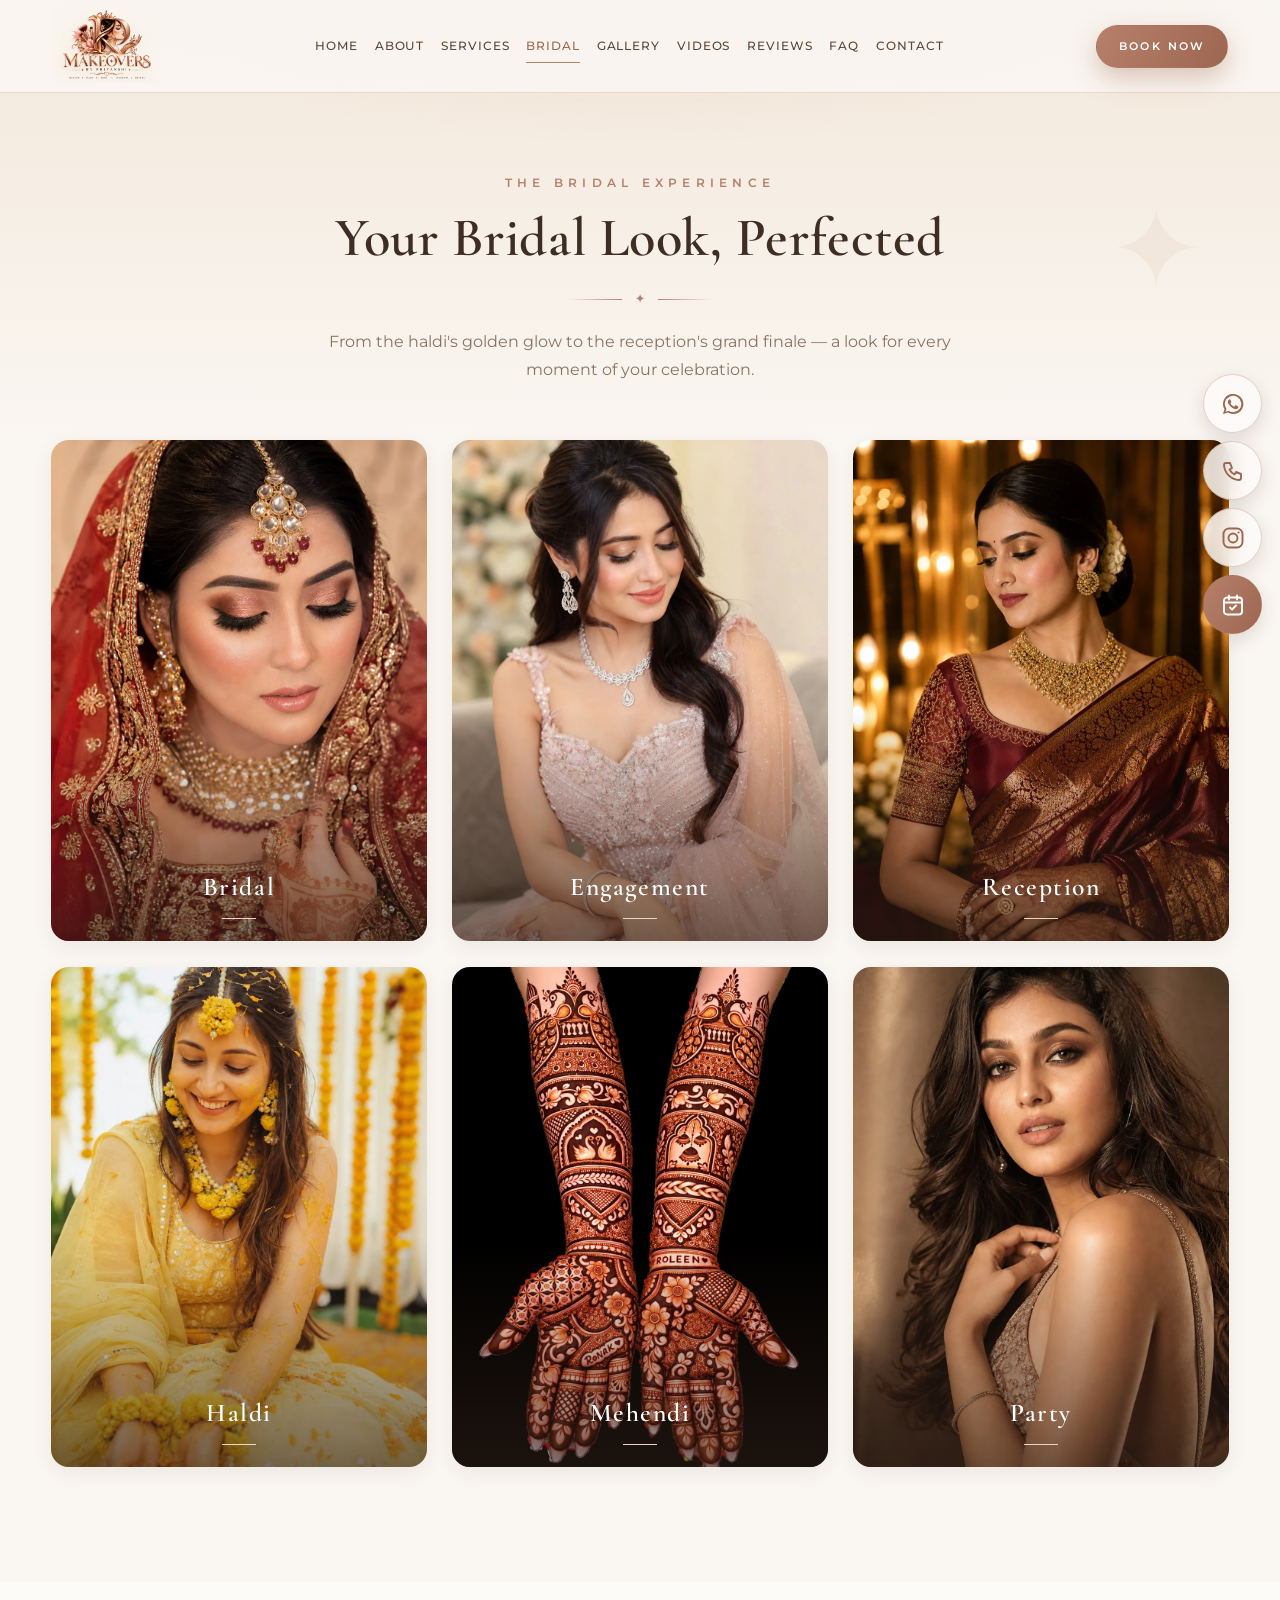
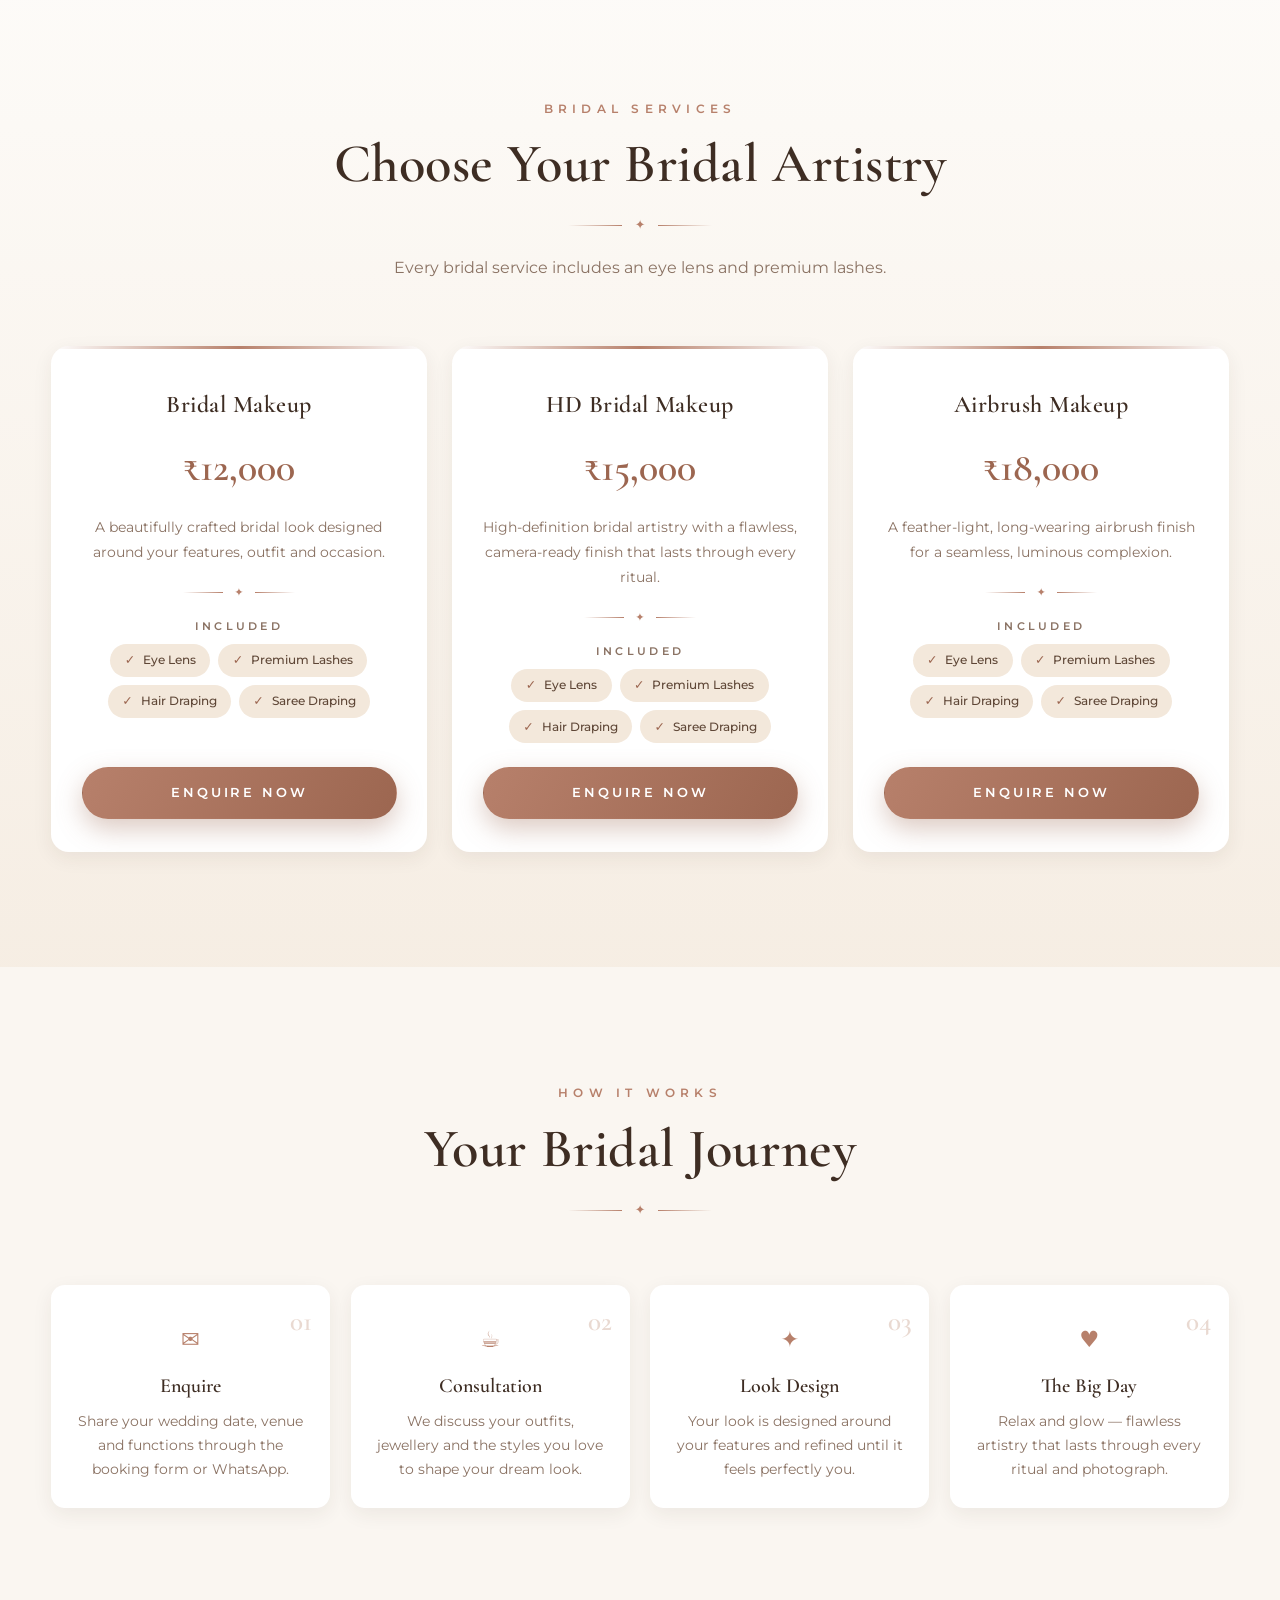
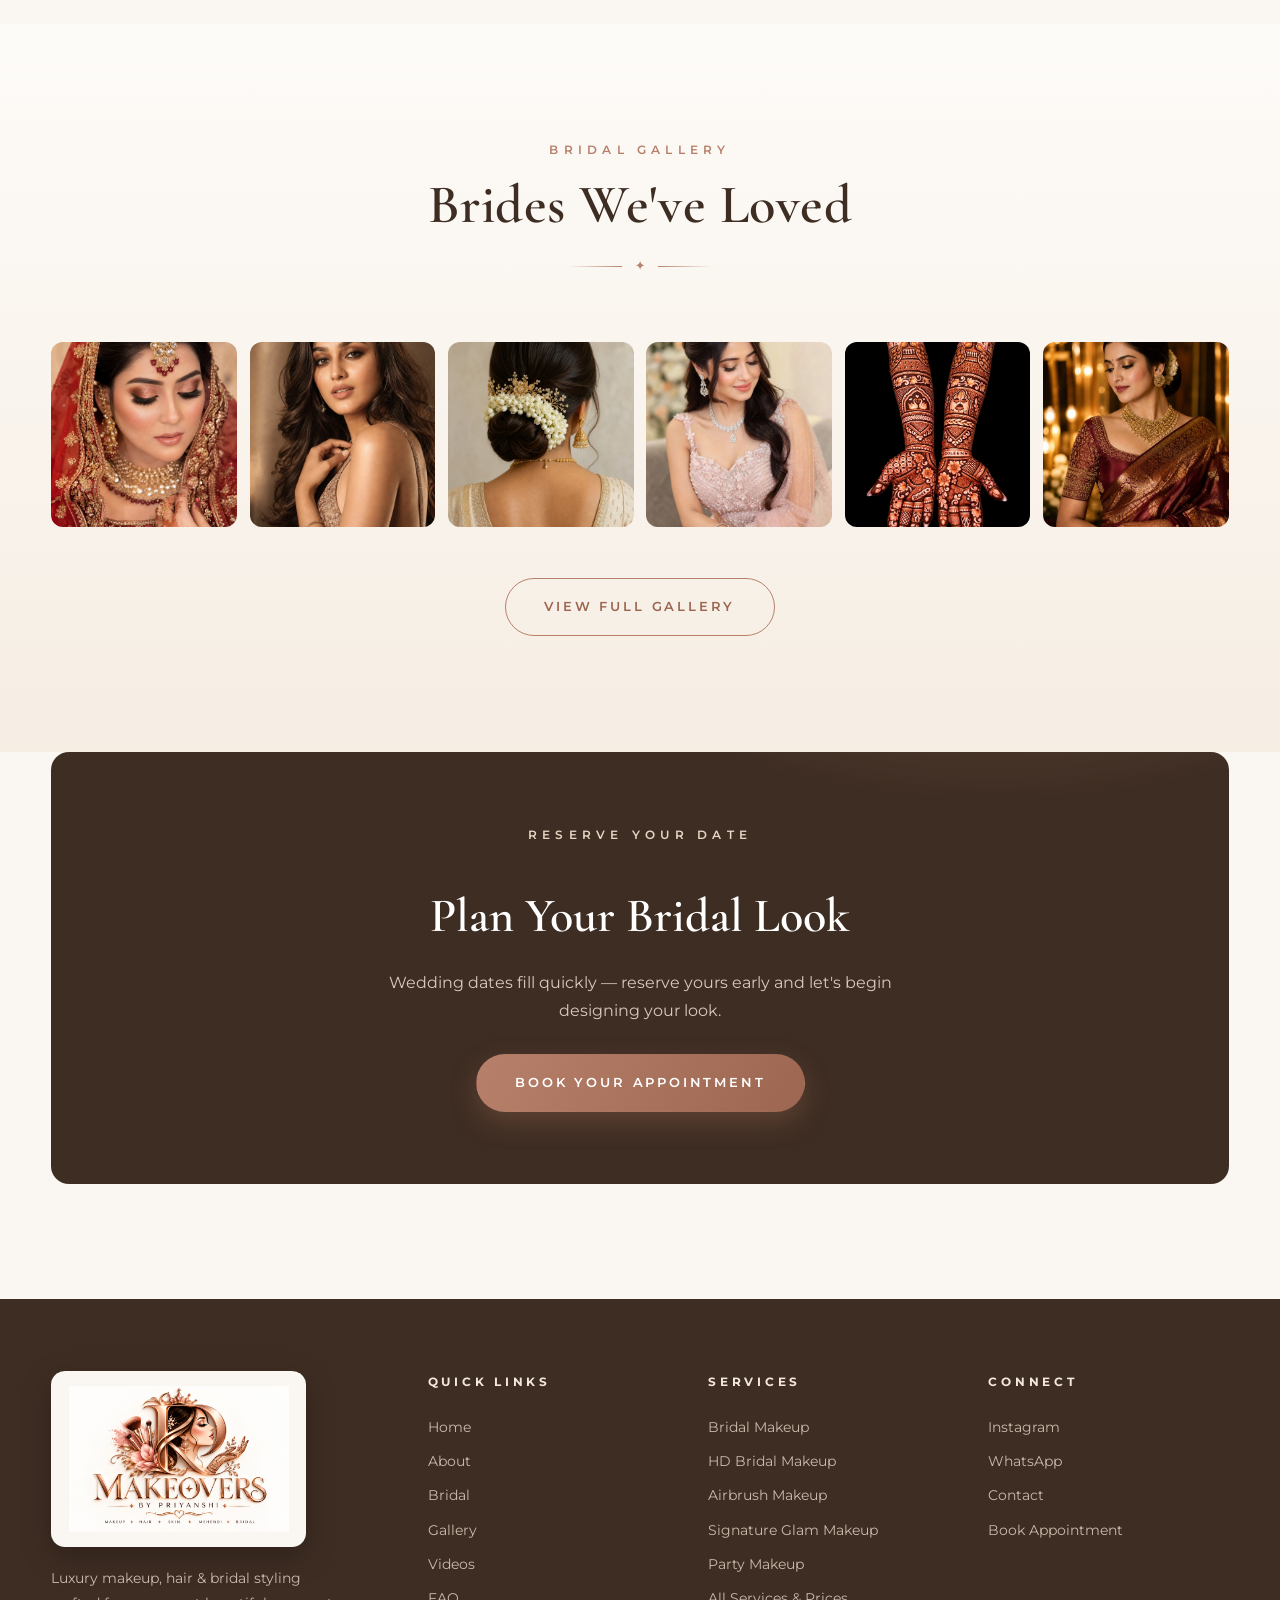
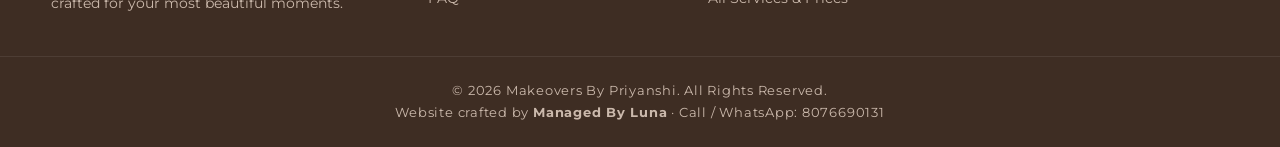
<file: bridal.html>
<!DOCTYPE html>
<html lang="en">
<head>
  <meta charset="UTF-8" />
  <meta name="viewport" content="width=device-width, initial-scale=1.0" />
  <title>Bridal Makeup | Makeovers By Priyanshi</title>
  <meta name="description" content="Bridal Makeup, HD Bridal Makeup and Airbrush Makeup — luxury bridal artistry by Makeovers By Priyanshi, crafted for your wedding day." />
  <link rel="canonical" href="https://www.example.com/bridal.html" />
  <meta property="og:type" content="website" />
  <meta property="og:title" content="Bridal Makeup | Makeovers By Priyanshi" />
  <meta property="og:description" content="Bridal Makeup, HD Bridal Makeup and Airbrush Makeup — luxury bridal artistry by Makeovers By Priyanshi, crafted for your wedding day." />
  <meta property="og:image" content="assets/logo/logo.jpg" />
  <meta property="og:url" content="https://www.example.com/bridal.html" />
  <meta property="og:site_name" content="Makeovers By Priyanshi" />
  <meta name="twitter:card" content="summary_large_image" />
  <meta name="twitter:title" content="Bridal Makeup | Makeovers By Priyanshi" />
  <meta name="twitter:description" content="Bridal Makeup, HD Bridal Makeup and Airbrush Makeup — luxury bridal artistry by Makeovers By Priyanshi, crafted for your wedding day." />
  <meta name="twitter:image" content="assets/logo/logo.jpg" />
  <meta name="theme-color" content="#faf6f1" />
  <link rel="icon" type="image/png" href="assets/logo/favicon.png" />
  <link rel="apple-touch-icon" href="assets/logo/favicon.png" />
  <link rel="preconnect" href="https://fonts.googleapis.com" />
  <link rel="preconnect" href="https://fonts.gstatic.com" crossorigin />
  <link href="https://fonts.googleapis.com/css2?family=Cormorant+Garamond:ital,wght@0,400;0,500;0,600;0,700;1,400;1,500&family=Montserrat:wght@300;400;500;600;700&display=swap" rel="stylesheet" />
  <link rel="stylesheet" href="css/style.css" />
</head>
<body data-page="bridal">

  <div id="siteHeader"></div>

  <main id="main">
    <section class="page-hero" style="padding-bottom:0; overflow:visible">
      <div class="container">
        <p class="eyebrow">The Bridal Experience</p>
        <h1 class="section__title">Your Bridal Look, Perfected</h1>
        <div class="title-divider"><span></span><i>✦</i><span></span></div>
        <p class="page-hero__sub">From the haldi's golden glow to the reception's grand finale — a look for every moment of your celebration.</p>
        <div style="height:clamp(2rem,5vw,3.5rem)"></div>
      </div>
    </section>

    <!-- BRIDAL LOOKS -->
    <section class="section" style="padding-top:0">
      <div class="container">
        <div class="bridal__grid" id="bridalGrid"><!-- rendered by JS --></div>
      </div>
    </section>

    <!-- BRIDAL SERVICES -->
    <section class="section section--tint">
      <div class="container">
        <div class="section__head">
          <p class="eyebrow fade-up">Bridal Services</p>
          <h2 class="section__title fade-up">Choose Your Bridal Artistry</h2>
          <div class="title-divider fade-up"><span></span><i>✦</i><span></span></div>
          <p class="section__sub fade-up">Every bridal service includes an eye lens and premium lashes.</p>
        </div>
        <div class="pricing__grid" id="pricingGrid" data-limit="3"><!-- Bridal / HD Bridal / Airbrush --></div>
      </div>
    </section>

    <!-- BRIDAL JOURNEY -->
    <section class="section">
      <div class="container">
        <div class="section__head">
          <p class="eyebrow fade-up">How It Works</p>
          <h2 class="section__title fade-up">Your Bridal Journey</h2>
          <div class="title-divider fade-up"><span></span><i>✦</i><span></span></div>
        </div>
        <div class="journey">
          <div class="journey__step fade-up"><i>✉</i><h3>Enquire</h3><p>Share your wedding date, venue and functions through the booking form or WhatsApp.</p></div>
          <div class="journey__step fade-up"><i>☕</i><h3>Consultation</h3><p>We discuss your outfits, jewellery and the styles you love to shape your dream look.</p></div>
          <div class="journey__step fade-up"><i>✦</i><h3>Look Design</h3><p>Your look is designed around your features and refined until it feels perfectly you.</p></div>
          <div class="journey__step fade-up"><i>♥</i><h3>The Big Day</h3><p>Relax and glow — flawless artistry that lasts through every ritual and photograph.</p></div>
        </div>
      </div>
    </section>

    <!-- BRIDAL GALLERY -->
    <section class="section section--tint">
      <div class="container">
        <div class="section__head">
          <p class="eyebrow fade-up">Bridal Gallery</p>
          <h2 class="section__title fade-up">Brides We've Loved</h2>
          <div class="title-divider fade-up"><span></span><i>✦</i><span></span></div>
        </div>
        <div class="insta__grid" id="featuredGallery"><!-- rendered by JS --></div>
        <div class="section__cta fade-up">
          <a href="gallery.html" class="btn btn--outline btn--lg">View Full Gallery</a>
        </div>
      </div>
    </section>
    <section class="section" style="padding-top:0">
      <div class="container">
        <div class="cta-band fade-up">
          <p class="eyebrow">Reserve Your Date</p>
          <h2>Plan Your Bridal Look</h2>
          <p>Wedding dates fill quickly — reserve yours early and let's begin designing your look.</p>
          <a href="booking.html" class="btn btn--solid btn--lg">Book Your Appointment</a>
        </div>
      </div>
    </section>
  </main>

  <div id="siteFooter"></div>

  <script src="js/config.js"></script>
  <script src="js/main.js"></script>
</body>
</html>
</file>
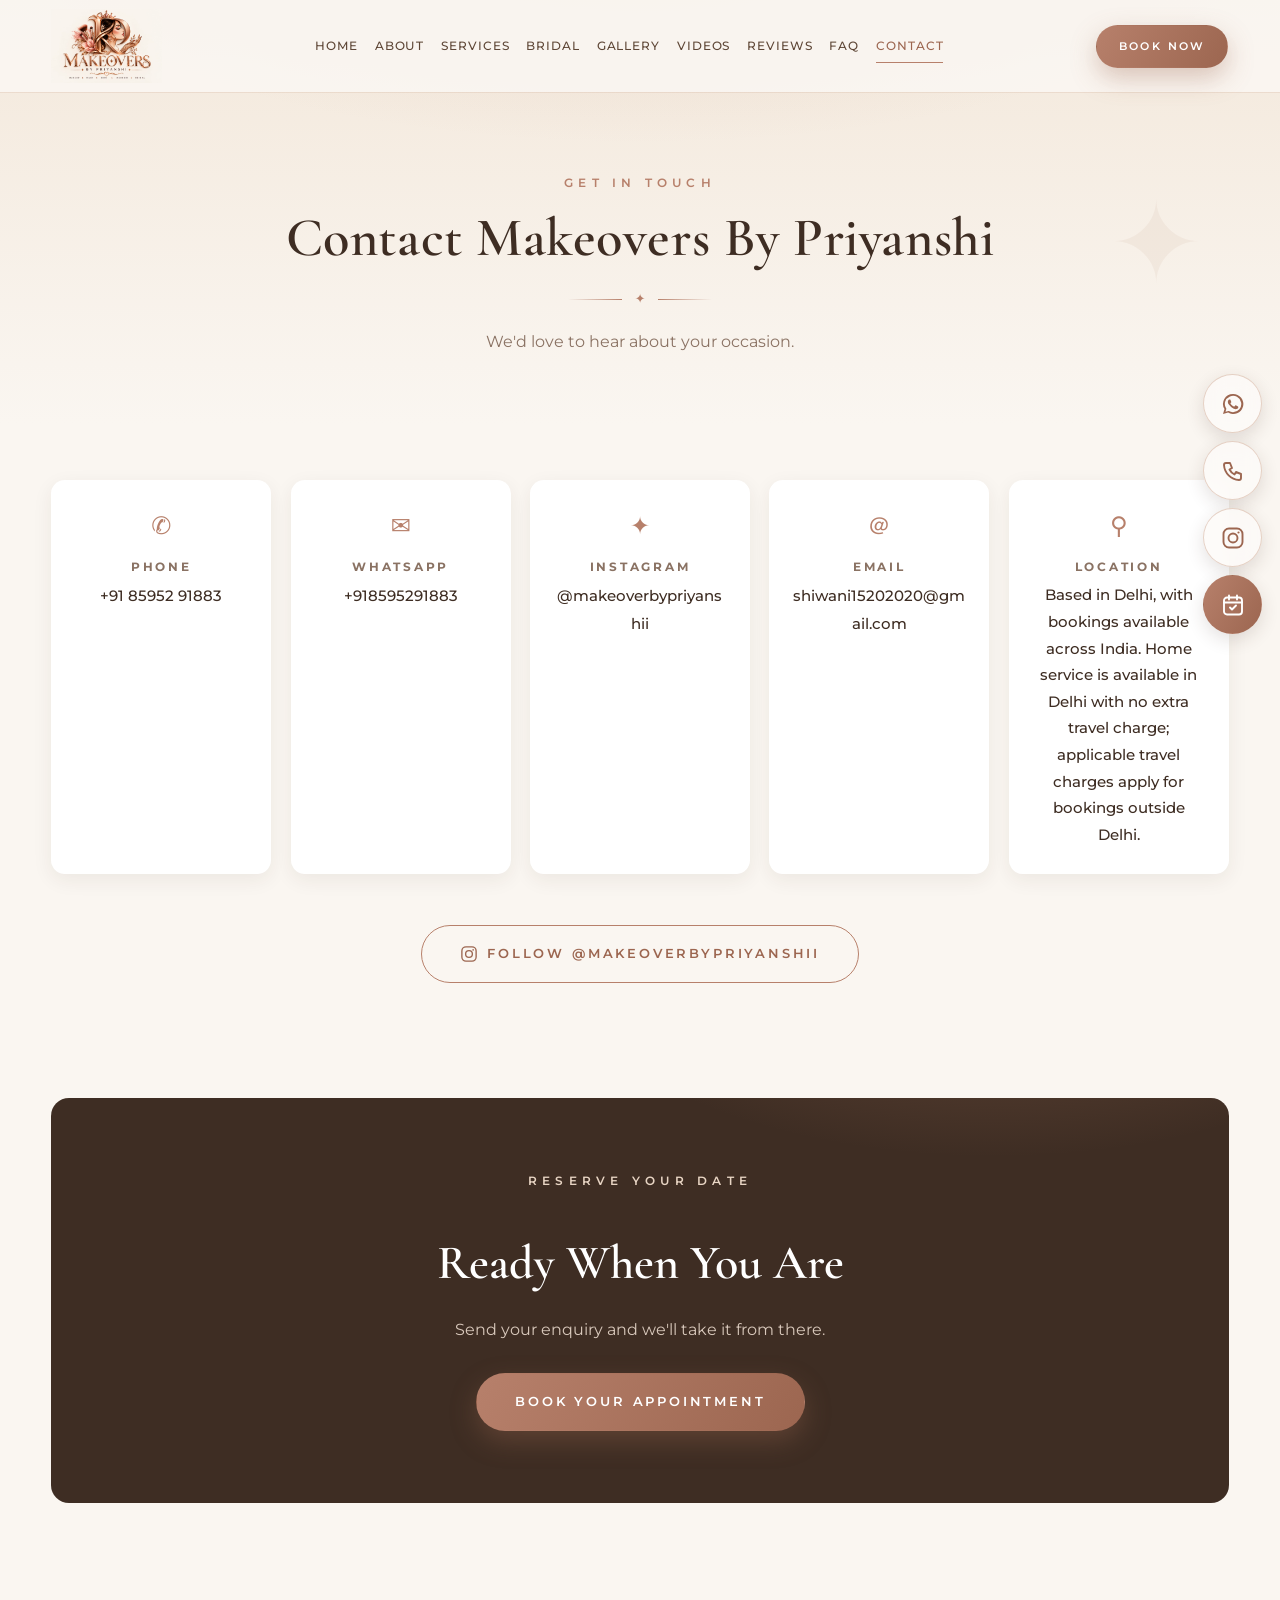
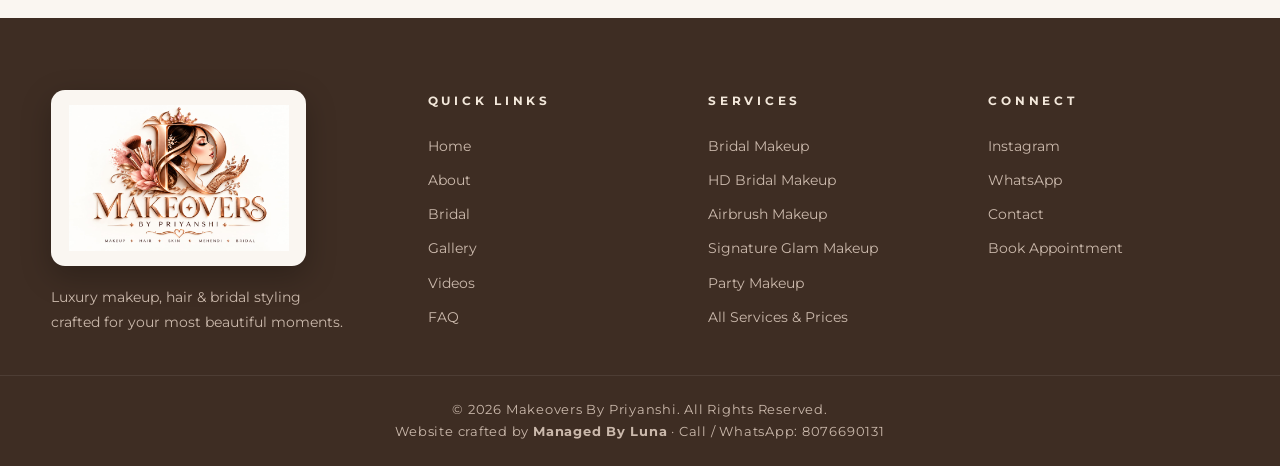
<file: contact.html>
<!DOCTYPE html>
<html lang="en">
<head>
  <meta charset="UTF-8" />
  <meta name="viewport" content="width=device-width, initial-scale=1.0" />
  <title>Contact | Makeovers By Priyanshi</title>
  <meta name="description" content="Get in touch with Makeovers By Priyanshi — phone, WhatsApp, Instagram, email and studio location." />
  <link rel="canonical" href="https://www.example.com/contact.html" />
  <meta property="og:type" content="website" />
  <meta property="og:title" content="Contact | Makeovers By Priyanshi" />
  <meta property="og:description" content="Get in touch with Makeovers By Priyanshi — phone, WhatsApp, Instagram, email and studio location." />
  <meta property="og:image" content="assets/logo/logo.jpg" />
  <meta property="og:url" content="https://www.example.com/contact.html" />
  <meta property="og:site_name" content="Makeovers By Priyanshi" />
  <meta name="twitter:card" content="summary_large_image" />
  <meta name="twitter:title" content="Contact | Makeovers By Priyanshi" />
  <meta name="twitter:description" content="Get in touch with Makeovers By Priyanshi — phone, WhatsApp, Instagram, email and studio location." />
  <meta name="twitter:image" content="assets/logo/logo.jpg" />
  <meta name="theme-color" content="#faf6f1" />
  <link rel="icon" type="image/png" href="assets/logo/favicon.png" />
  <link rel="apple-touch-icon" href="assets/logo/favicon.png" />
  <link rel="preconnect" href="https://fonts.googleapis.com" />
  <link rel="preconnect" href="https://fonts.gstatic.com" crossorigin />
  <link href="https://fonts.googleapis.com/css2?family=Cormorant+Garamond:ital,wght@0,400;0,500;0,600;0,700;1,400;1,500&family=Montserrat:wght@300;400;500;600;700&display=swap" rel="stylesheet" />
  <link rel="stylesheet" href="css/style.css" />
</head>
<body data-page="contact">

  <div id="siteHeader"></div>

  <main id="main">
    <section class="page-hero">
      <div class="container">
        <p class="eyebrow">Get In Touch</p>
        <h1 class="section__title">Contact Makeovers By Priyanshi</h1>
        <div class="title-divider"><span></span><i>✦</i><span></span></div>
        <p class="page-hero__sub">We'd love to hear about your occasion.</p>
      </div>
    </section>

    <section class="section" style="padding-top:clamp(2rem,5vw,3.5rem)">
      <div class="container">
        <div class="contact__grid" id="contactGrid"><!-- rendered by JS from config.js --></div>
        <div class="section__cta fade-up">
          <a href="#" class="btn btn--outline btn--lg insta__cta" id="instaCta" target="_blank" rel="noopener">
            <svg viewBox="0 0 24 24" width="18" height="18" fill="none" stroke="currentColor" stroke-width="1.8" aria-hidden="true"><rect x="2.5" y="2.5" width="19" height="19" rx="5.5"/><circle cx="12" cy="12" r="4.5"/><circle cx="17.5" cy="6.5" r="1.1" fill="currentColor" stroke="none"/></svg>
            <span id="instaCtaText">Follow @MAKEOVERSBYPRIYANSHI</span>
          </a>
        </div>
      </div>
    </section>
    <section class="section" style="padding-top:0">
      <div class="container">
        <div class="cta-band fade-up">
          <p class="eyebrow">Reserve Your Date</p>
          <h2>Ready When You Are</h2>
          <p>Send your enquiry and we'll take it from there.</p>
          <a href="booking.html" class="btn btn--solid btn--lg">Book Your Appointment</a>
        </div>
      </div>
    </section>
  </main>

  <div id="siteFooter"></div>

  <script src="js/config.js"></script>
  <script src="js/main.js"></script>
</body>
</html>
</file>
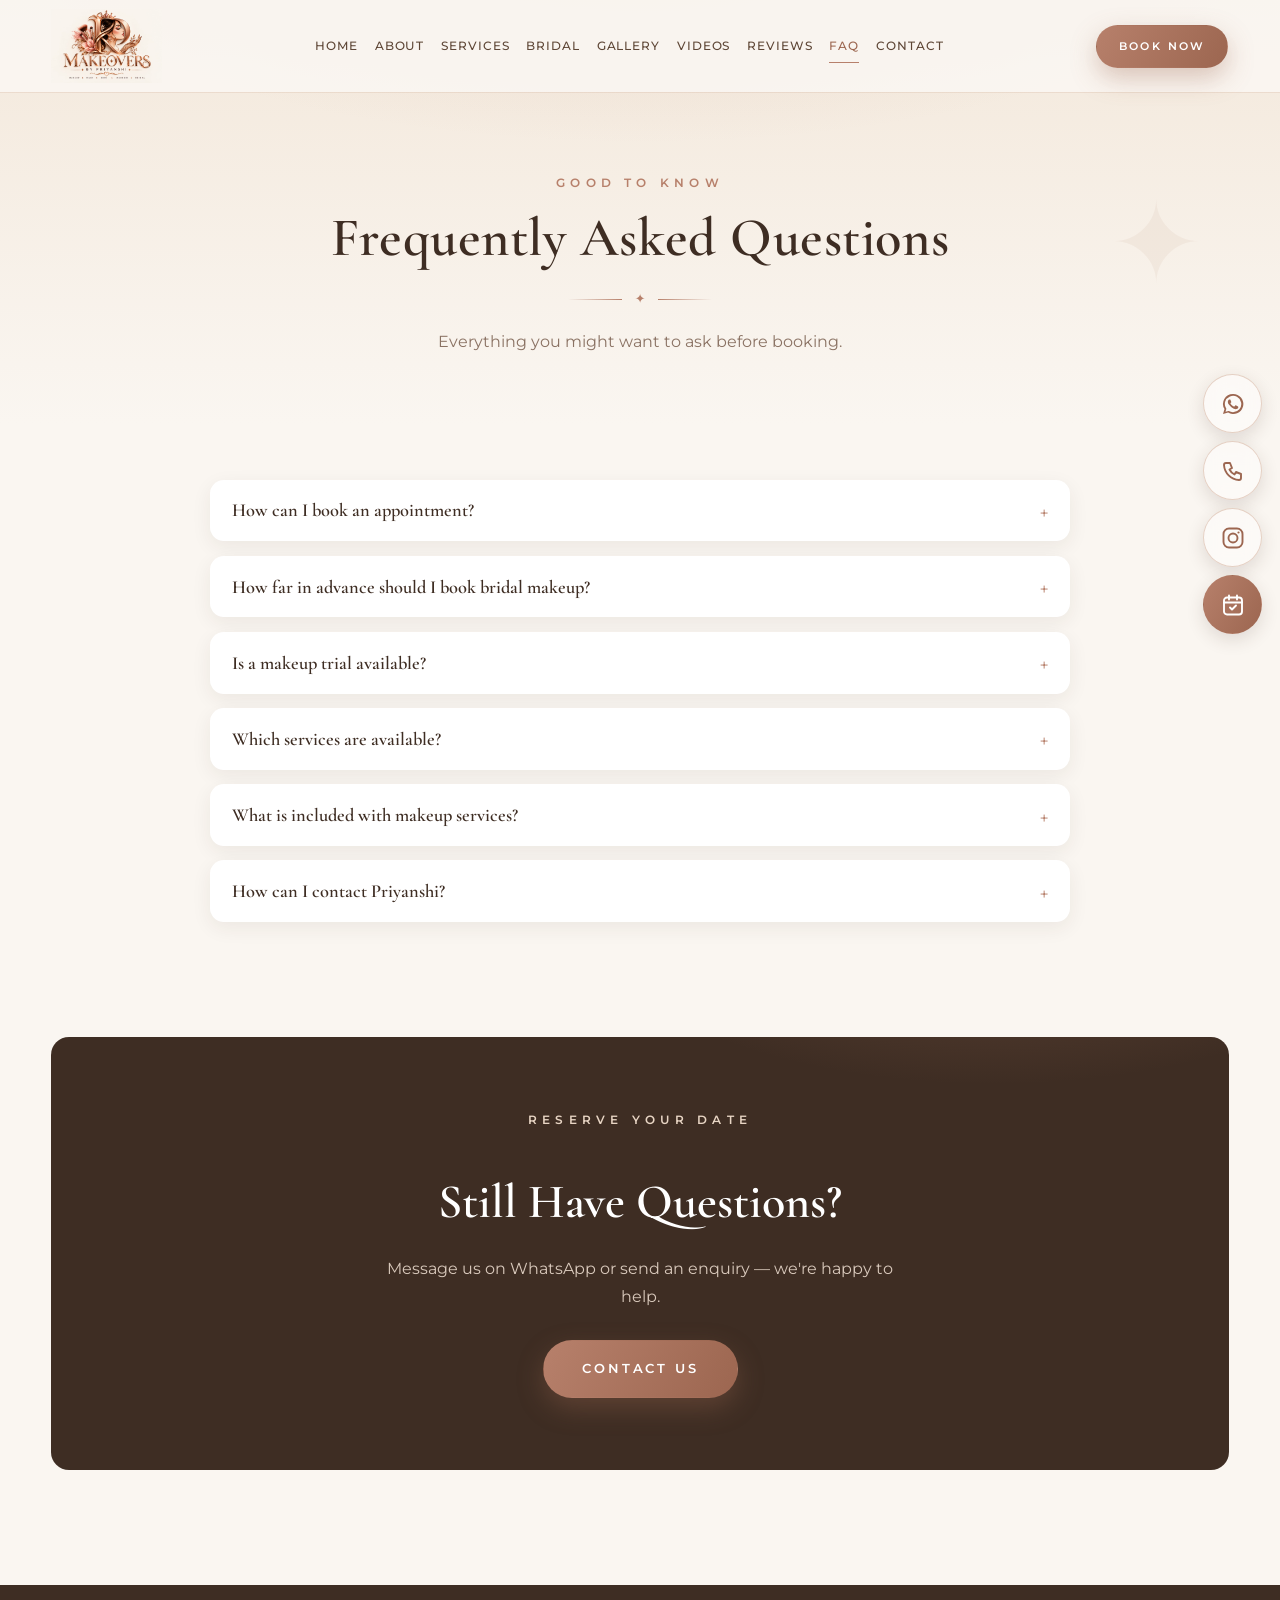
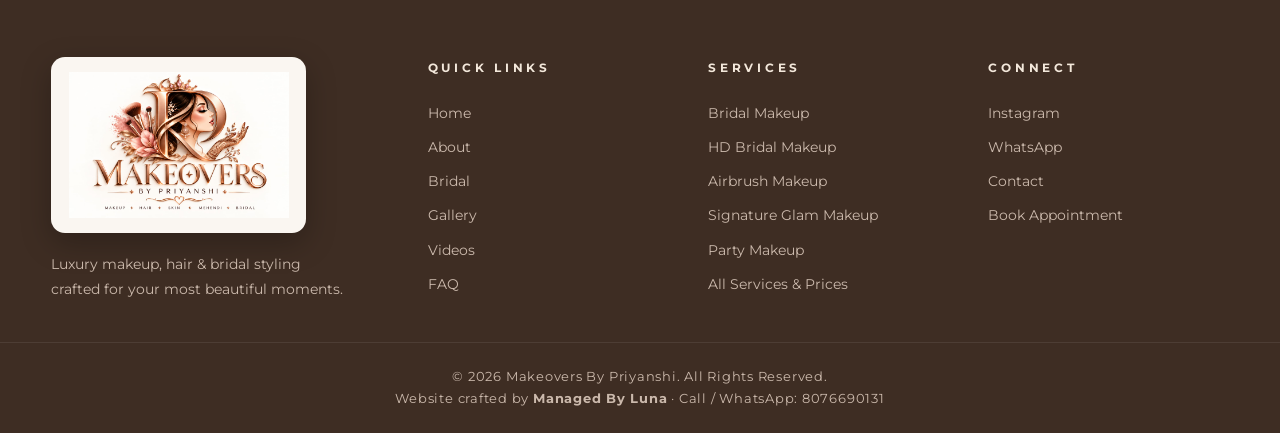
<file: faq.html>
<!DOCTYPE html>
<html lang="en">
<head>
  <meta charset="UTF-8" />
  <meta name="viewport" content="width=device-width, initial-scale=1.0" />
  <title>FAQ | Makeovers By Priyanshi</title>
  <meta name="description" content="Frequently asked questions about booking, bridal makeup, trials and services at Makeovers By Priyanshi." />
  <link rel="canonical" href="https://www.example.com/faq.html" />
  <meta property="og:type" content="website" />
  <meta property="og:title" content="FAQ | Makeovers By Priyanshi" />
  <meta property="og:description" content="Frequently asked questions about booking, bridal makeup, trials and services at Makeovers By Priyanshi." />
  <meta property="og:image" content="assets/logo/logo.jpg" />
  <meta property="og:url" content="https://www.example.com/faq.html" />
  <meta property="og:site_name" content="Makeovers By Priyanshi" />
  <meta name="twitter:card" content="summary_large_image" />
  <meta name="twitter:title" content="FAQ | Makeovers By Priyanshi" />
  <meta name="twitter:description" content="Frequently asked questions about booking, bridal makeup, trials and services at Makeovers By Priyanshi." />
  <meta name="twitter:image" content="assets/logo/logo.jpg" />
  <meta name="theme-color" content="#faf6f1" />
  <link rel="icon" type="image/png" href="assets/logo/favicon.png" />
  <link rel="apple-touch-icon" href="assets/logo/favicon.png" />
  <link rel="preconnect" href="https://fonts.googleapis.com" />
  <link rel="preconnect" href="https://fonts.gstatic.com" crossorigin />
  <link href="https://fonts.googleapis.com/css2?family=Cormorant+Garamond:ital,wght@0,400;0,500;0,600;0,700;1,400;1,500&family=Montserrat:wght@300;400;500;600;700&display=swap" rel="stylesheet" />
  <link rel="stylesheet" href="css/style.css" />
</head>
<body data-page="faq">

  <div id="siteHeader"></div>

  <main id="main">
    <section class="page-hero">
      <div class="container">
        <p class="eyebrow">Good To Know</p>
        <h1 class="section__title">Frequently Asked Questions</h1>
        <div class="title-divider"><span></span><i>✦</i><span></span></div>
        <p class="page-hero__sub">Everything you might want to ask before booking.</p>
      </div>
    </section>

    <section class="section" style="padding-top:clamp(2rem,5vw,3.5rem)">
      <div class="container container--narrow">
        <div class="faq__list" id="faqList"><!-- rendered by JS from config.js (FAQS) --></div>
      </div>
    </section>
    <section class="section" style="padding-top:0">
      <div class="container">
        <div class="cta-band fade-up">
          <p class="eyebrow">Reserve Your Date</p>
          <h2>Still Have Questions?</h2>
          <p>Message us on WhatsApp or send an enquiry — we're happy to help.</p>
          <a href="contact.html" class="btn btn--solid btn--lg">Contact Us</a>
        </div>
      </div>
    </section>
  </main>

  <div id="siteFooter"></div>

  <script src="js/config.js"></script>
  <script src="js/main.js"></script>
</body>
</html>
</file>
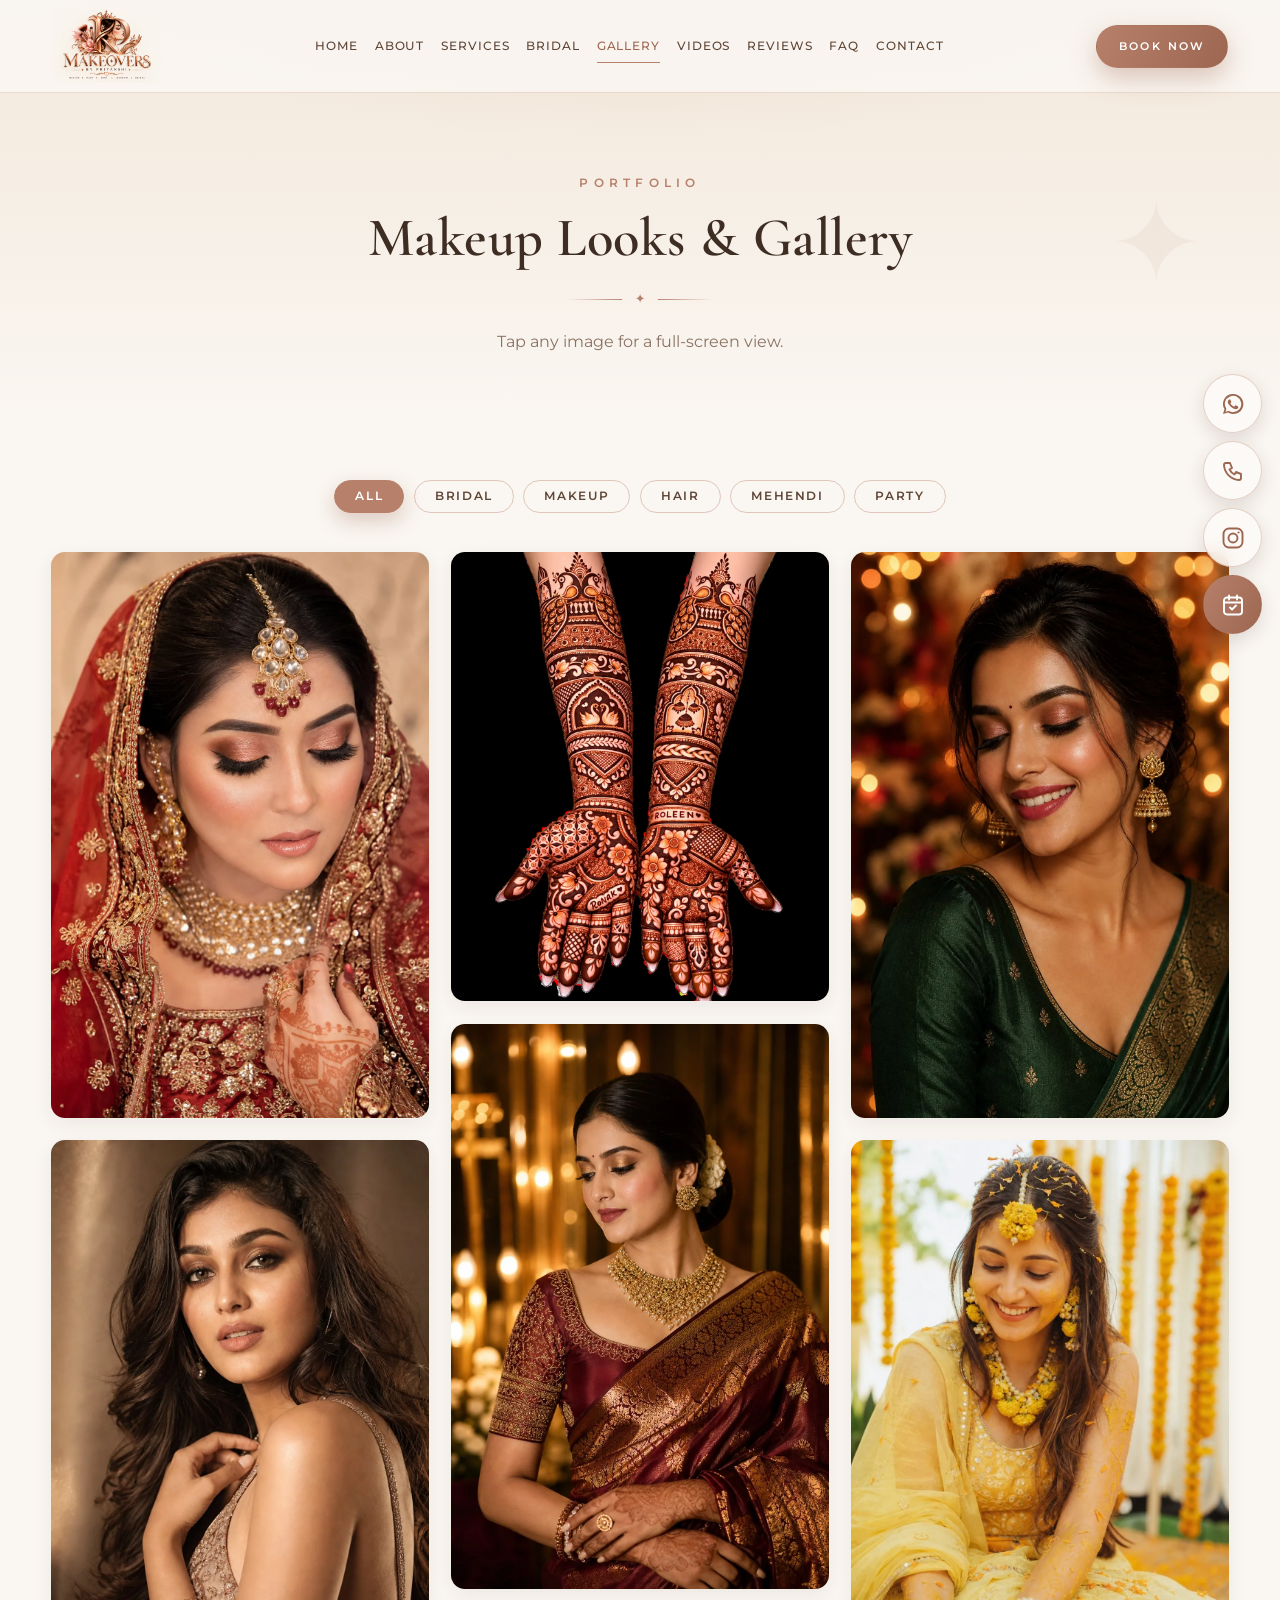
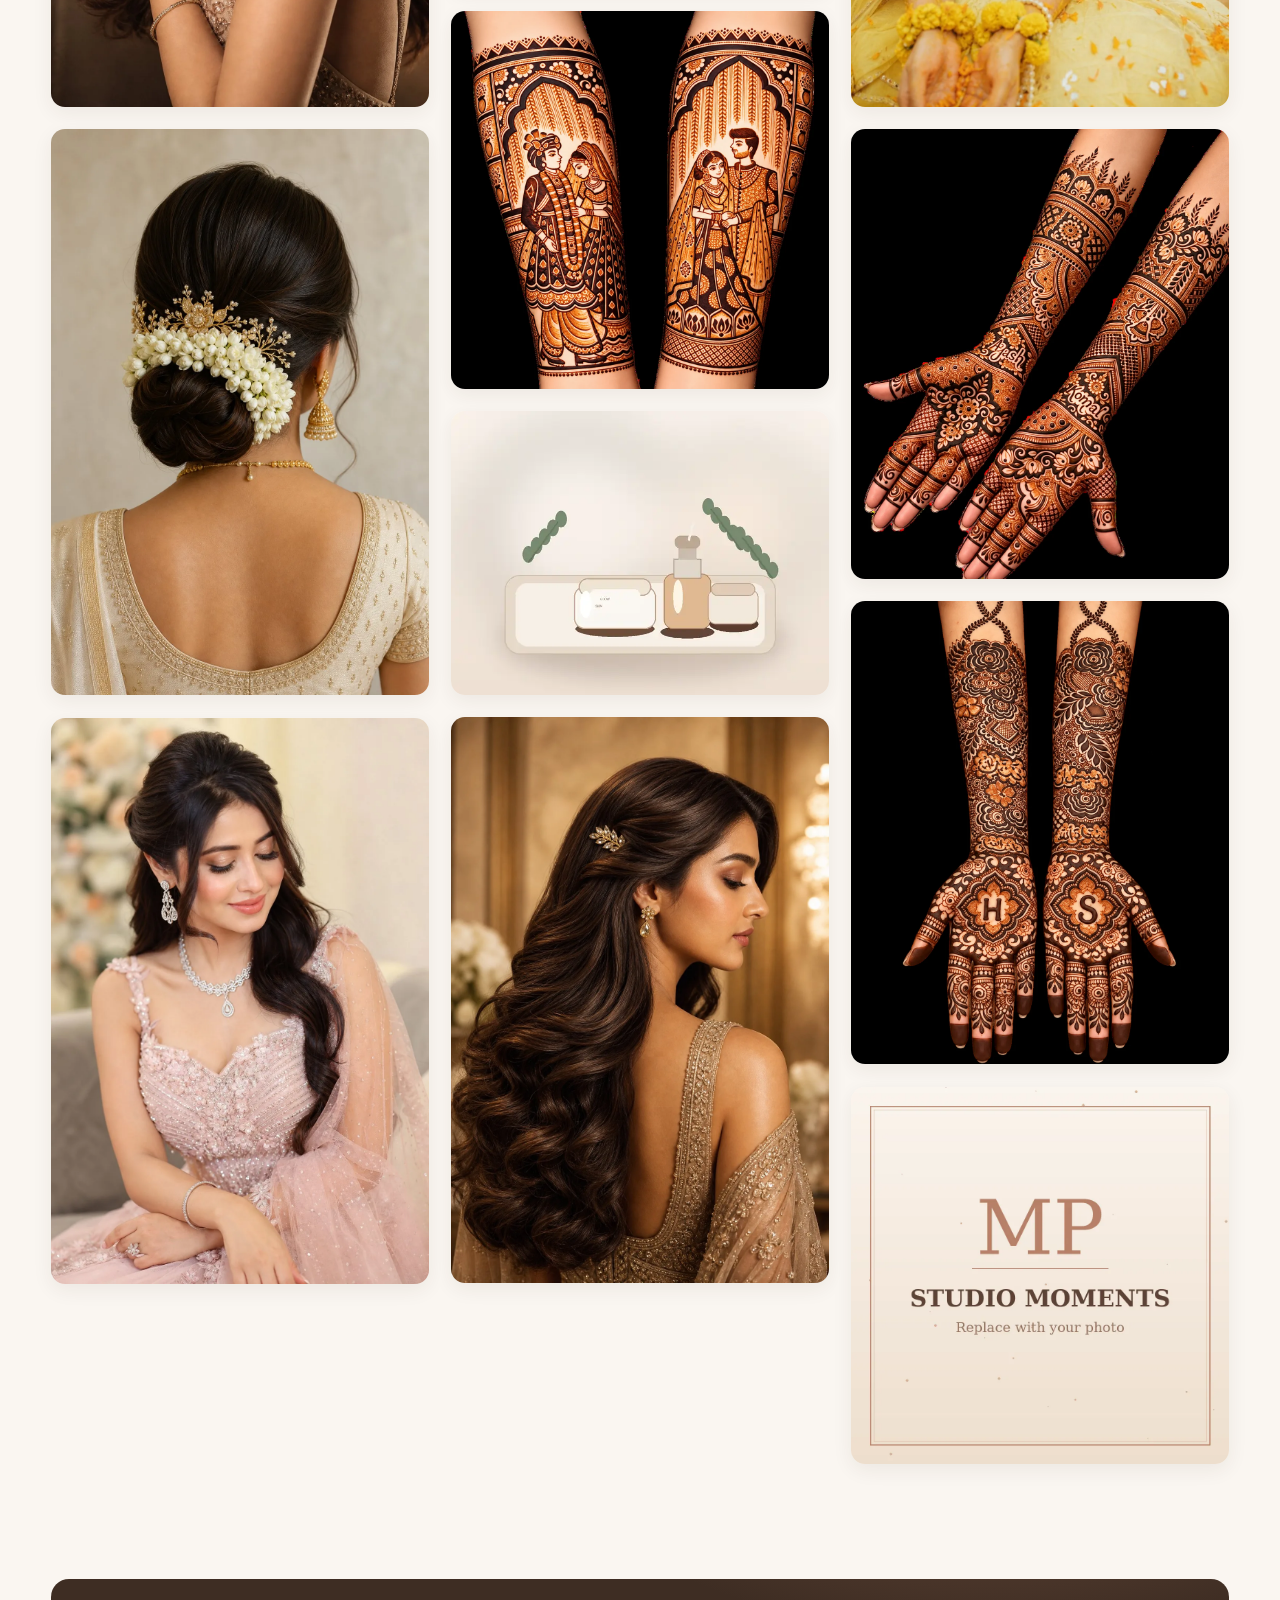
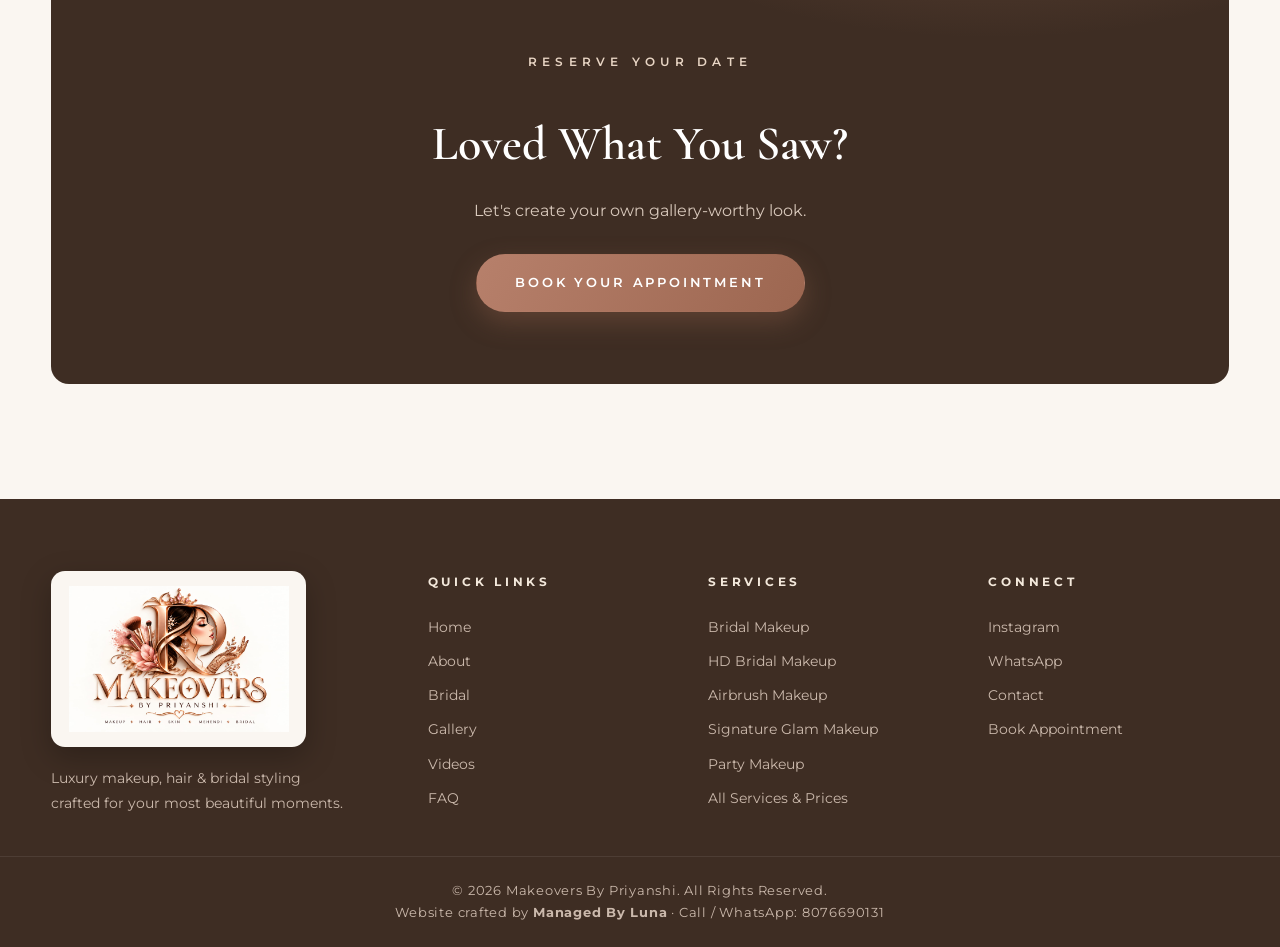
<file: gallery.html>
<!DOCTYPE html>
<html lang="en">
<head>
  <meta charset="UTF-8" />
  <meta name="viewport" content="width=device-width, initial-scale=1.0" />
  <title>Gallery | Makeovers By Priyanshi</title>
  <meta name="description" content="Portfolio of bridal makeup, party makeup, hair styling and mehendi by Makeovers By Priyanshi." />
  <link rel="canonical" href="https://www.example.com/gallery.html" />
  <meta property="og:type" content="website" />
  <meta property="og:title" content="Gallery | Makeovers By Priyanshi" />
  <meta property="og:description" content="Portfolio of bridal makeup, party makeup, hair styling and mehendi by Makeovers By Priyanshi." />
  <meta property="og:image" content="assets/logo/logo.jpg" />
  <meta property="og:url" content="https://www.example.com/gallery.html" />
  <meta property="og:site_name" content="Makeovers By Priyanshi" />
  <meta name="twitter:card" content="summary_large_image" />
  <meta name="twitter:title" content="Gallery | Makeovers By Priyanshi" />
  <meta name="twitter:description" content="Portfolio of bridal makeup, party makeup, hair styling and mehendi by Makeovers By Priyanshi." />
  <meta name="twitter:image" content="assets/logo/logo.jpg" />
  <meta name="theme-color" content="#faf6f1" />
  <link rel="icon" type="image/png" href="assets/logo/favicon.png" />
  <link rel="apple-touch-icon" href="assets/logo/favicon.png" />
  <link rel="preconnect" href="https://fonts.googleapis.com" />
  <link rel="preconnect" href="https://fonts.gstatic.com" crossorigin />
  <link href="https://fonts.googleapis.com/css2?family=Cormorant+Garamond:ital,wght@0,400;0,500;0,600;0,700;1,400;1,500&family=Montserrat:wght@300;400;500;600;700&display=swap" rel="stylesheet" />
  <link rel="stylesheet" href="css/style.css" />
</head>
<body data-page="gallery">

  <div id="siteHeader"></div>

  <main id="main">
    <section class="page-hero">
      <div class="container">
        <p class="eyebrow">Portfolio</p>
        <h1 class="section__title">Makeup Looks &amp; Gallery</h1>
        <div class="title-divider"><span></span><i>✦</i><span></span></div>
        <p class="page-hero__sub">Tap any image for a full-screen view.</p>
      </div>
    </section>

    <section class="section" style="padding-top:clamp(2rem,5vw,3.5rem)">
      <div class="container">
        <div class="gallery__filters fade-up" id="galleryFilters" role="tablist" aria-label="Gallery categories">
          <button class="chip is-active" data-filter="all">All</button>
          <button class="chip" data-filter="bridal">Bridal</button>
          <button class="chip" data-filter="makeup">Makeup</button>
          <button class="chip" data-filter="hair">Hair</button>
          <button class="chip" data-filter="mehendi">Mehendi</button>
          <button class="chip" data-filter="party">Party</button>
        </div>
        <div class="gallery__masonry" id="galleryGrid"><!-- rendered by JS --></div>
      </div>
    </section>
    <section class="section" style="padding-top:0">
      <div class="container">
        <div class="cta-band fade-up">
          <p class="eyebrow">Reserve Your Date</p>
          <h2>Loved What You Saw?</h2>
          <p>Let's create your own gallery-worthy look.</p>
          <a href="booking.html" class="btn btn--solid btn--lg">Book Your Appointment</a>
        </div>
      </div>
    </section>
  </main>

  <div id="siteFooter"></div>

  <script src="js/config.js"></script>
  <script src="js/main.js"></script>
</body>
</html>
</file>
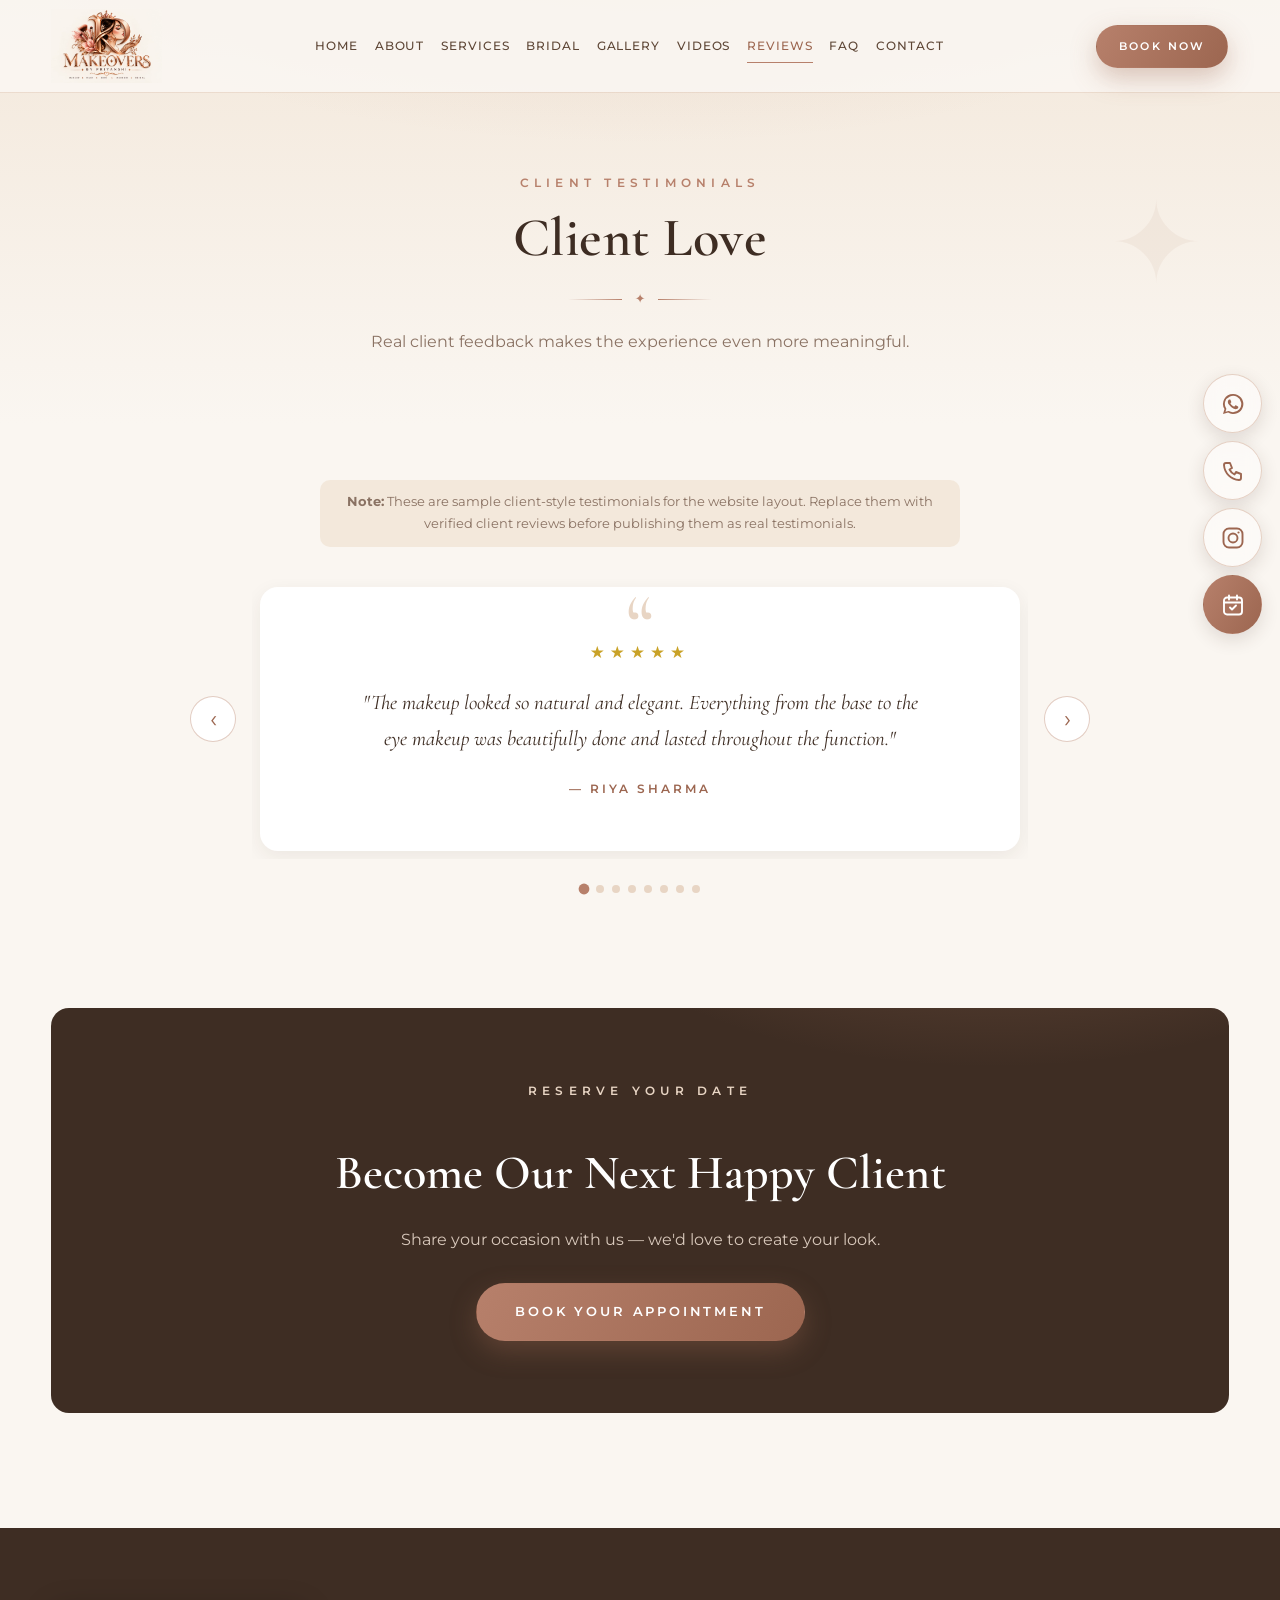
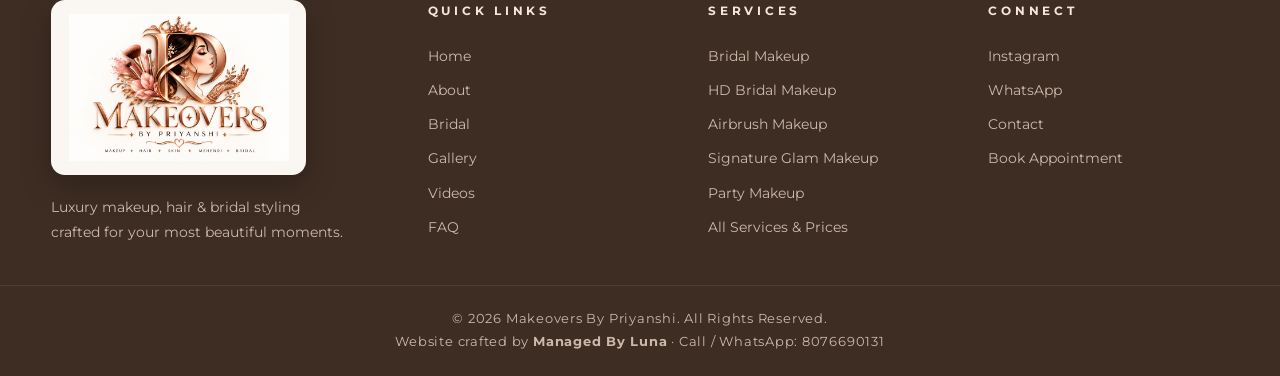
<file: reviews.html>
<!DOCTYPE html>
<html lang="en">
<head>
  <meta charset="UTF-8" />
  <meta name="viewport" content="width=device-width, initial-scale=1.0" />
  <title>Reviews | Makeovers By Priyanshi</title>
  <meta name="description" content="Client reviews and testimonials for Makeovers By Priyanshi." />
  <link rel="canonical" href="https://www.example.com/reviews.html" />
  <meta property="og:type" content="website" />
  <meta property="og:title" content="Reviews | Makeovers By Priyanshi" />
  <meta property="og:description" content="Client reviews and testimonials for Makeovers By Priyanshi." />
  <meta property="og:image" content="assets/logo/logo.jpg" />
  <meta property="og:url" content="https://www.example.com/reviews.html" />
  <meta property="og:site_name" content="Makeovers By Priyanshi" />
  <meta name="twitter:card" content="summary_large_image" />
  <meta name="twitter:title" content="Reviews | Makeovers By Priyanshi" />
  <meta name="twitter:description" content="Client reviews and testimonials for Makeovers By Priyanshi." />
  <meta name="twitter:image" content="assets/logo/logo.jpg" />
  <meta name="theme-color" content="#faf6f1" />
  <link rel="icon" type="image/png" href="assets/logo/favicon.png" />
  <link rel="apple-touch-icon" href="assets/logo/favicon.png" />
  <link rel="preconnect" href="https://fonts.googleapis.com" />
  <link rel="preconnect" href="https://fonts.gstatic.com" crossorigin />
  <link href="https://fonts.googleapis.com/css2?family=Cormorant+Garamond:ital,wght@0,400;0,500;0,600;0,700;1,400;1,500&family=Montserrat:wght@300;400;500;600;700&display=swap" rel="stylesheet" />
  <link rel="stylesheet" href="css/style.css" />
</head>
<body data-page="reviews">

  <div id="siteHeader"></div>

  <main id="main">
    <section class="page-hero">
      <div class="container">
        <p class="eyebrow">Client Testimonials</p>
        <h1 class="section__title">Client Love</h1>
        <div class="title-divider"><span></span><i>✦</i><span></span></div>
        <p class="page-hero__sub">Real client feedback makes the experience even more meaningful.</p>
      </div>
    </section>

    <section class="section" style="padding-top:clamp(2rem,5vw,3.5rem)">
      <div class="container">
        <p class="placeholder-note fade-up"><strong>Note:</strong> These are sample client-style testimonials for the website layout. Replace them with verified client reviews before publishing them as real testimonials.</p>
        <div class="slider fade-up" id="testimonialSlider">
          <button class="slider__arrow slider__arrow--prev" id="tPrev" aria-label="Previous testimonial">‹</button>
          <div class="slider__viewport" id="tViewport">
            <div class="slider__track" id="tTrack"><!-- rendered by JS --></div>
          </div>
          <button class="slider__arrow slider__arrow--next" id="tNext" aria-label="Next testimonial">›</button>
        </div>
        <div class="slider__dots" id="tDots"></div>
      </div>
    </section>
    <section class="section" style="padding-top:0">
      <div class="container">
        <div class="cta-band fade-up">
          <p class="eyebrow">Reserve Your Date</p>
          <h2>Become Our Next Happy Client</h2>
          <p>Share your occasion with us — we'd love to create your look.</p>
          <a href="booking.html" class="btn btn--solid btn--lg">Book Your Appointment</a>
        </div>
      </div>
    </section>
  </main>

  <div id="siteFooter"></div>

  <script src="js/config.js"></script>
  <script src="js/main.js"></script>
</body>
</html>
</file>
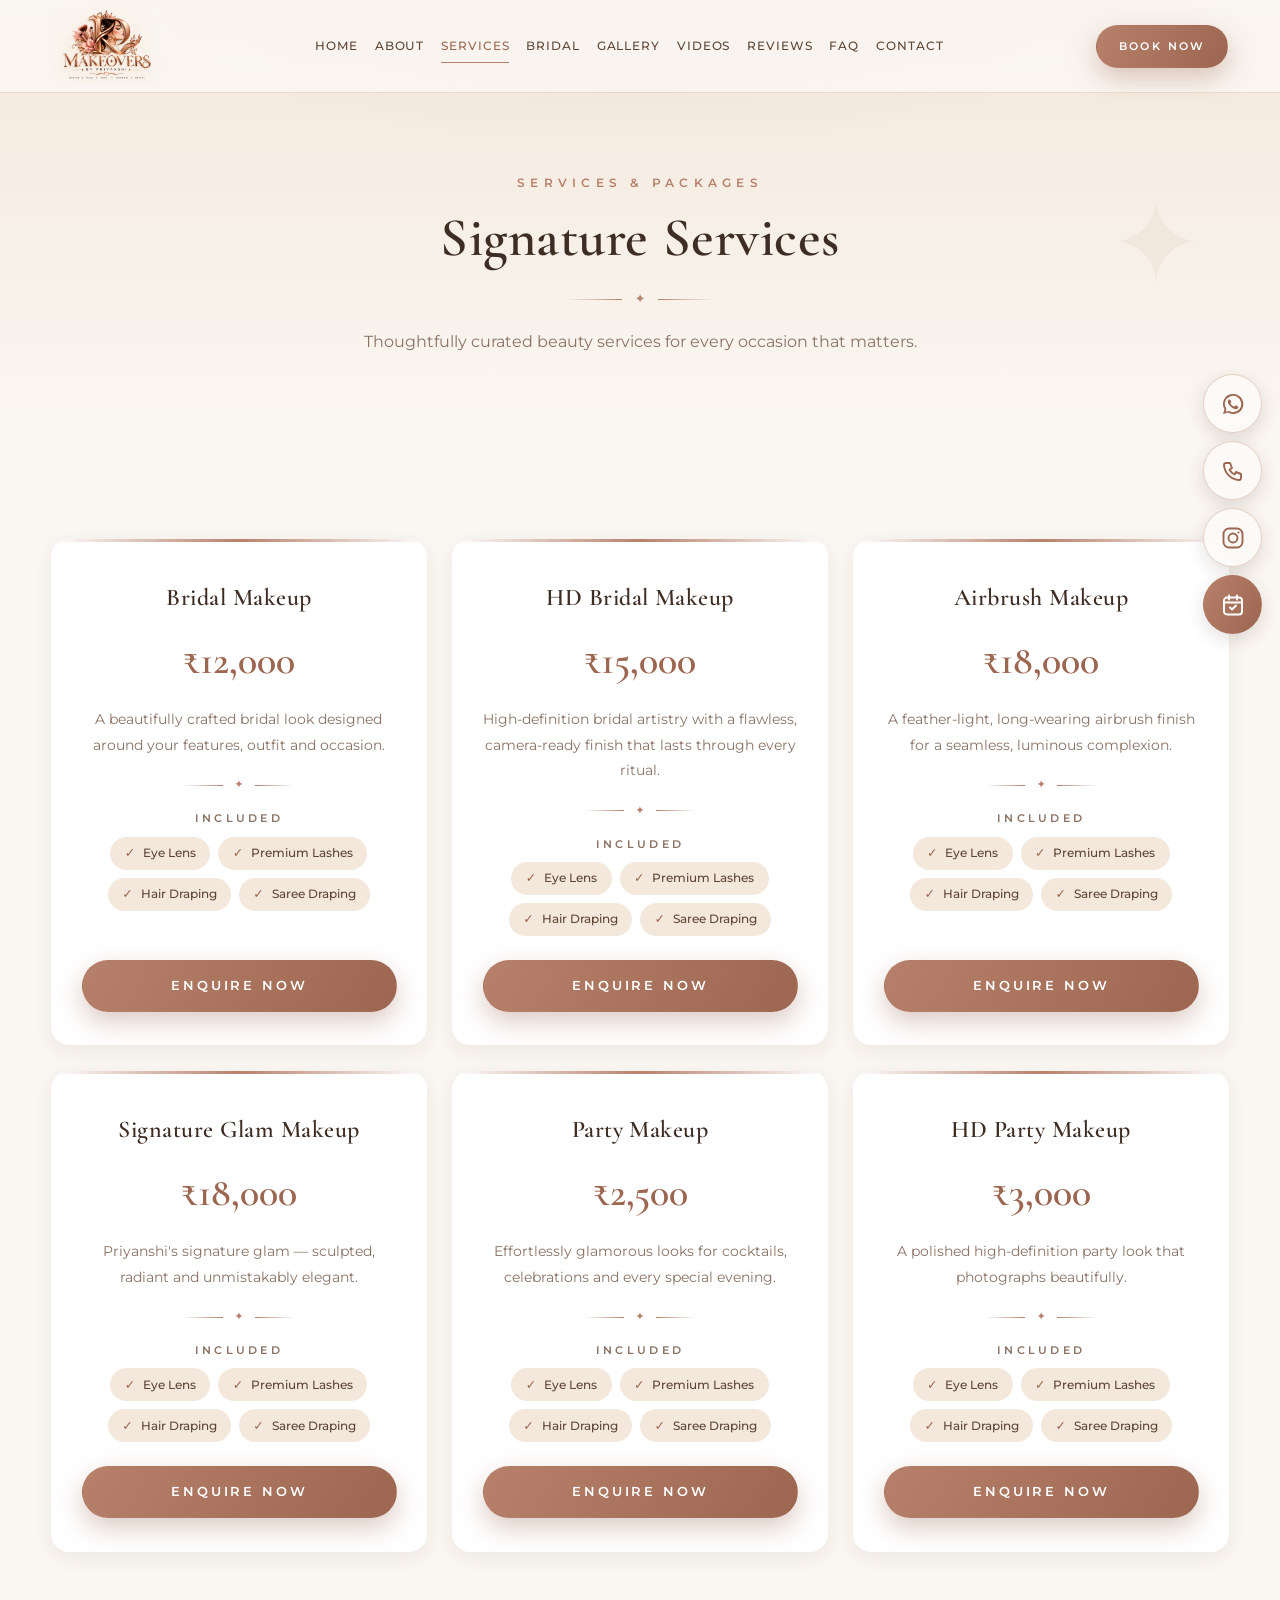
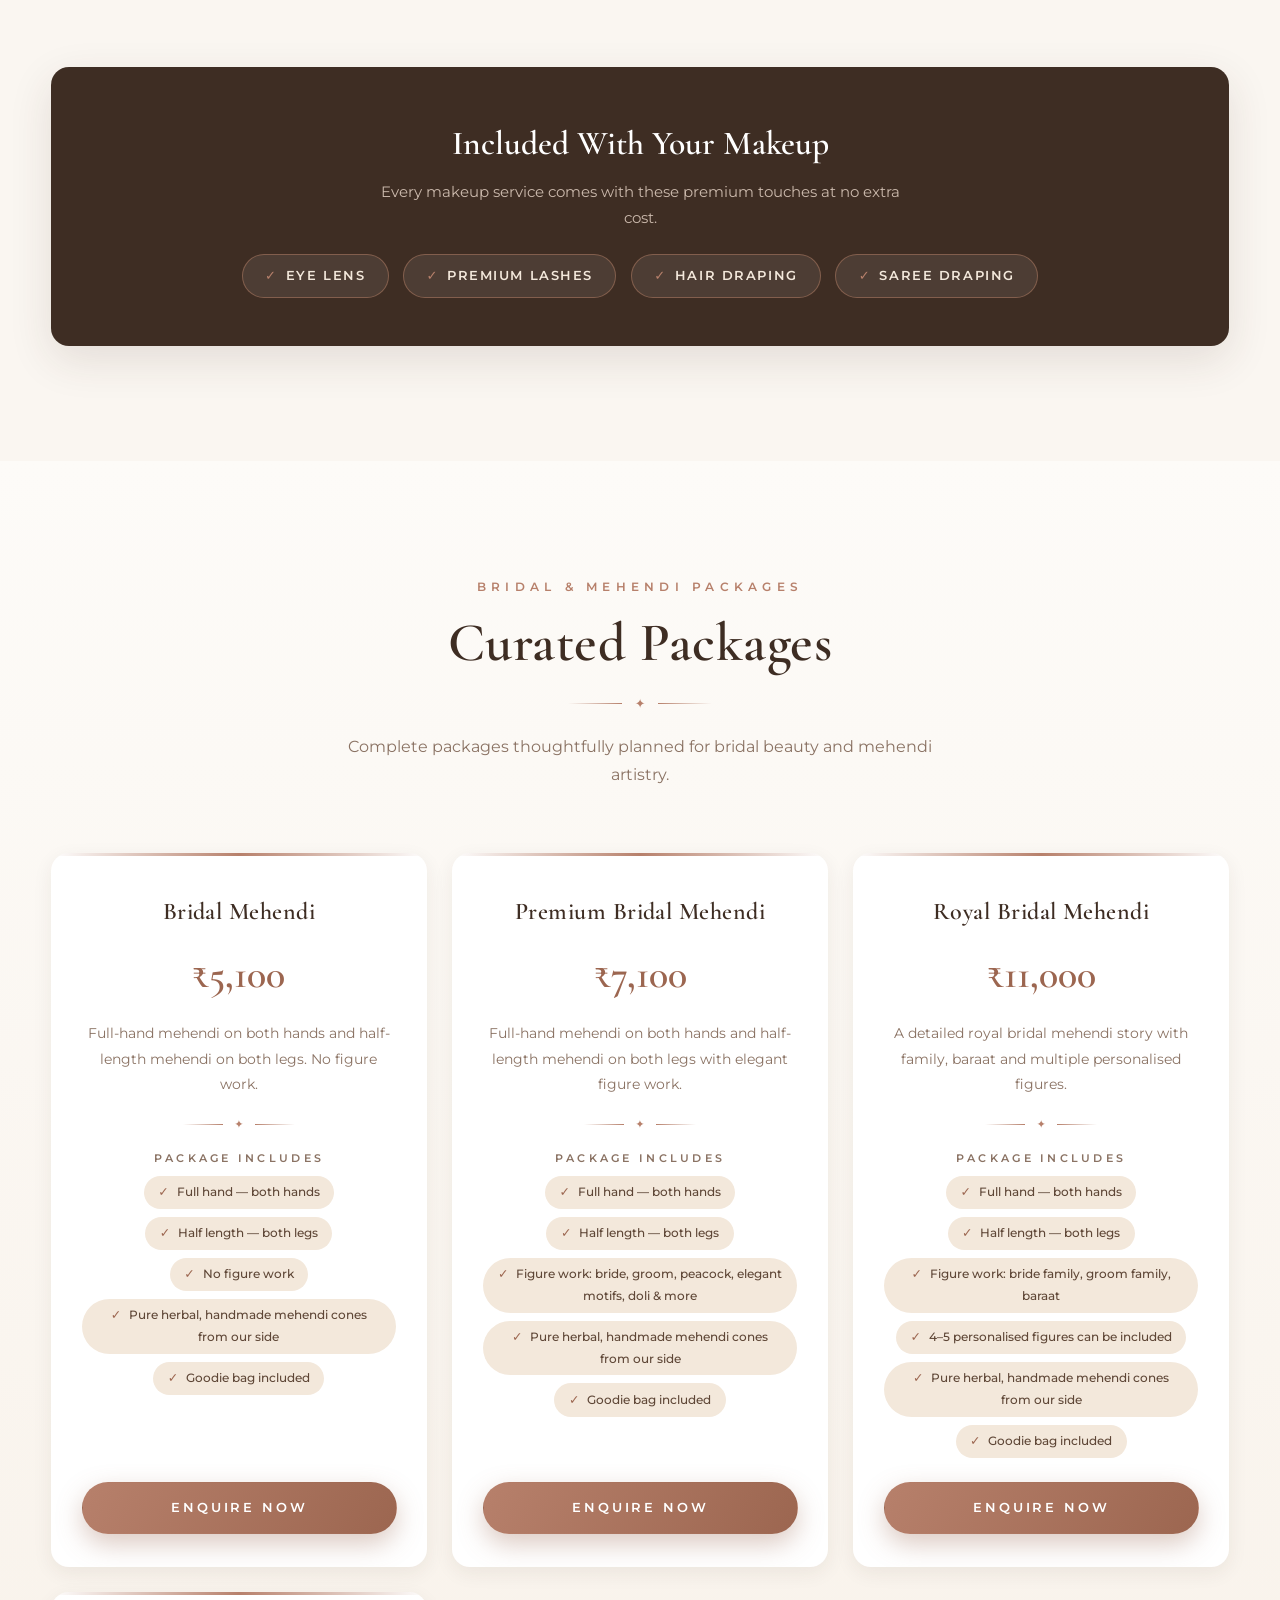
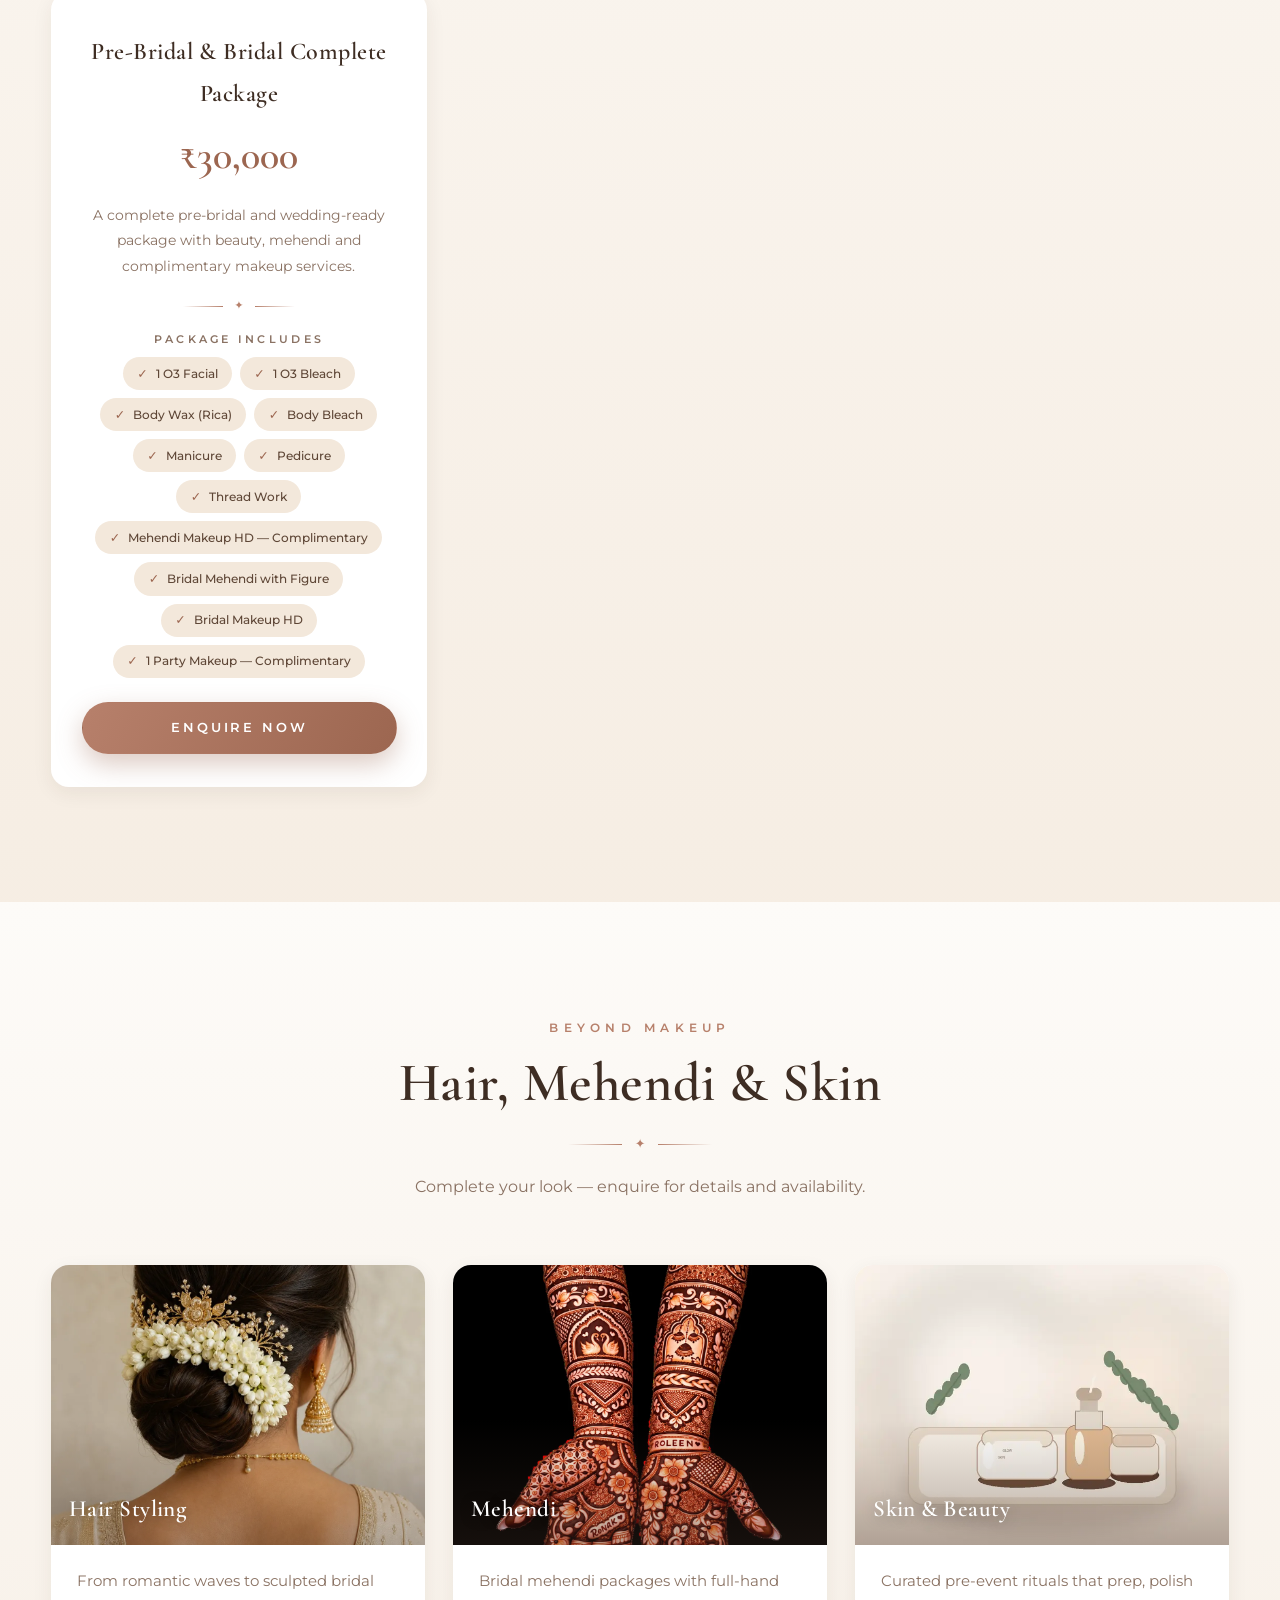
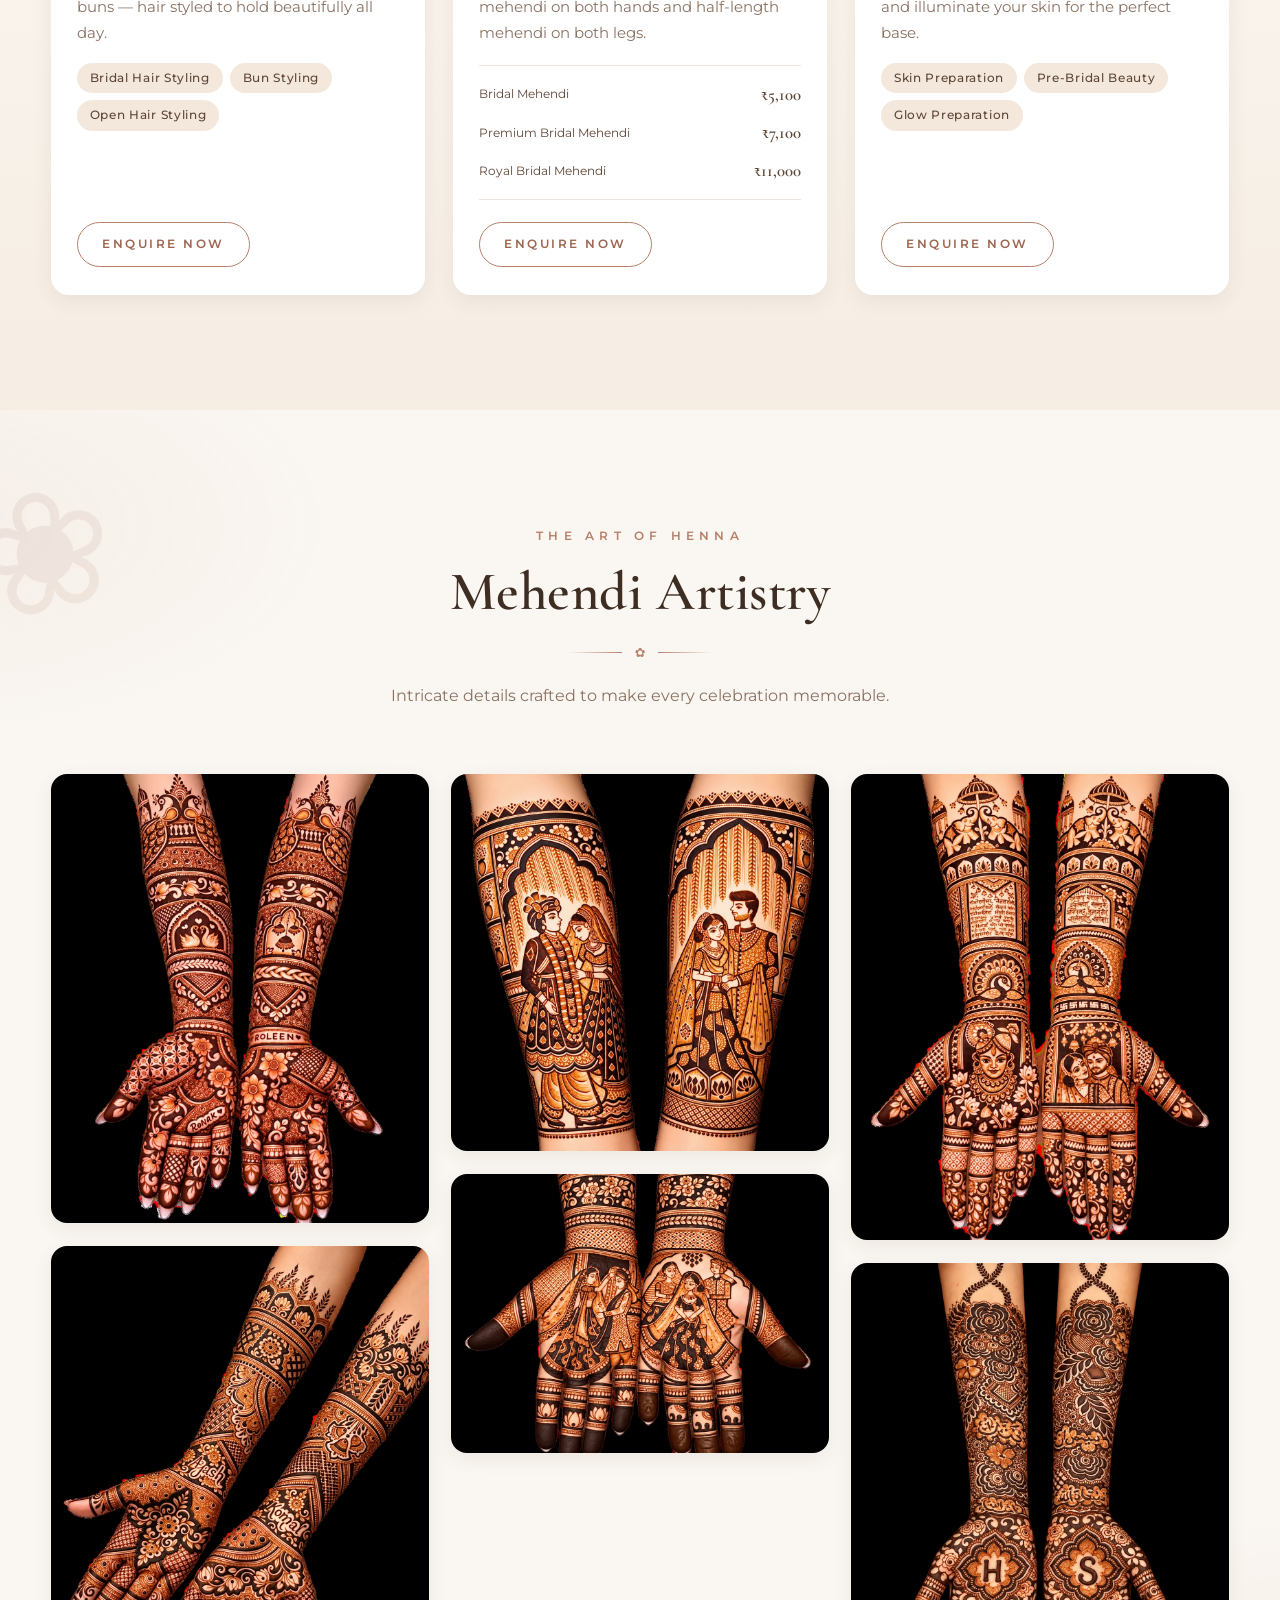
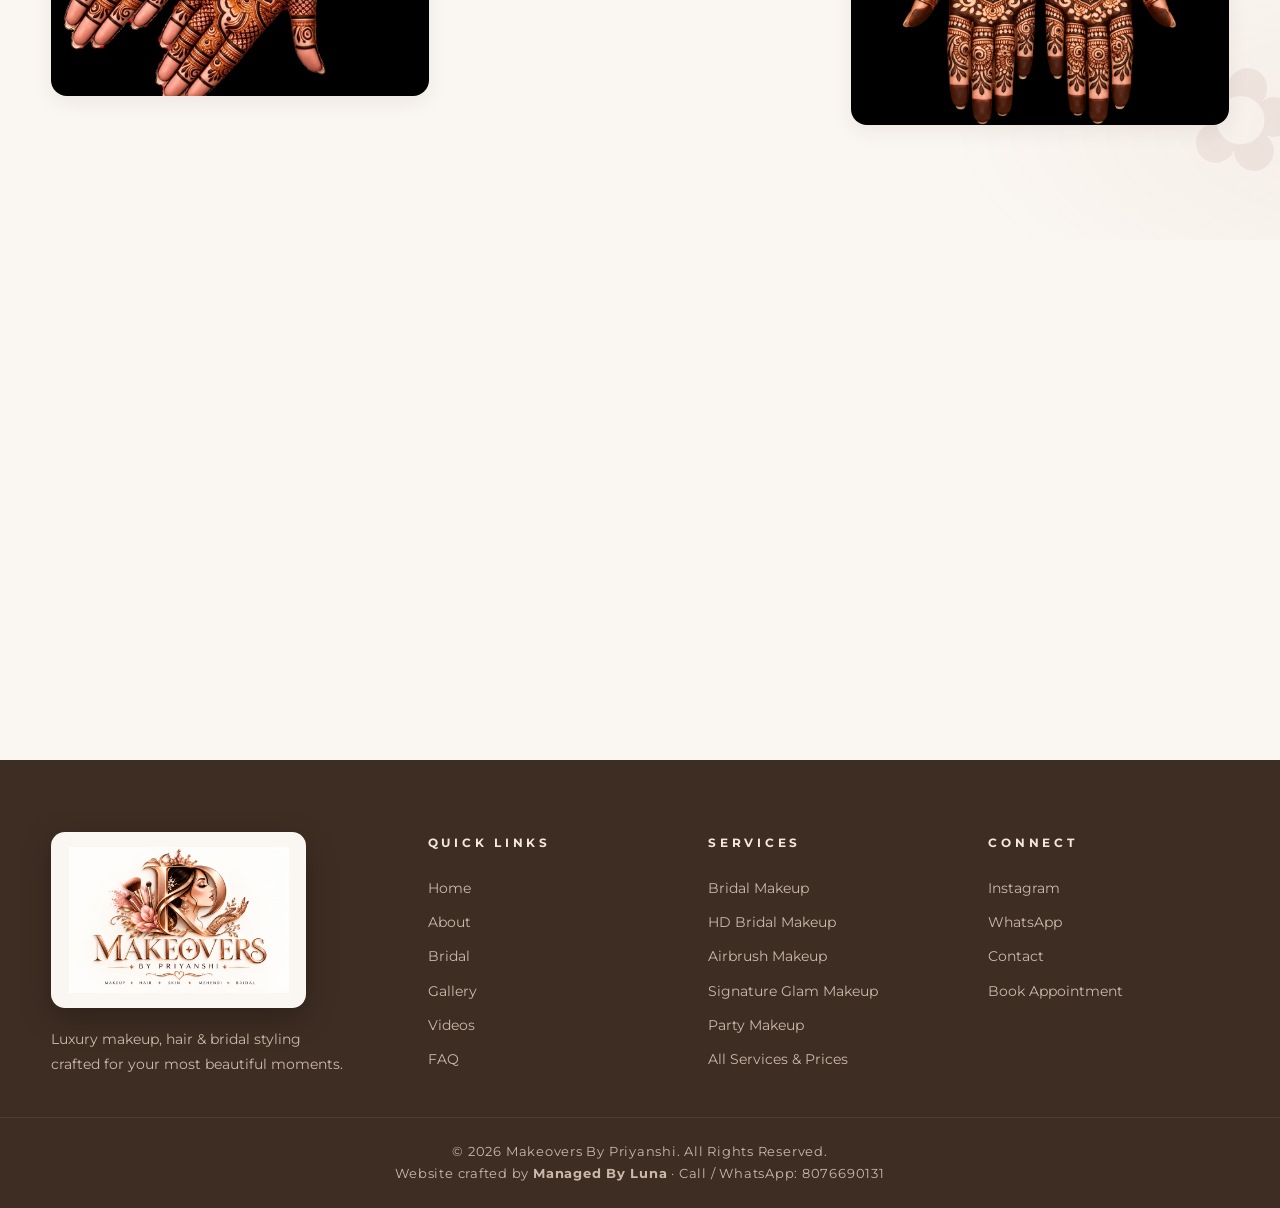
<file: services.html>
<!DOCTYPE html>
<html lang="en">
<head>
  <meta charset="UTF-8" />
  <meta name="viewport" content="width=device-width, initial-scale=1.0" />
  <title>Services & Prices | Makeovers By Priyanshi</title>
  <meta name="description" content="Bridal Makeup, HD Bridal Makeup, Airbrush Makeup, Signature Glam, Party Makeup and more — services and packages by Makeovers By Priyanshi." />
  <link rel="canonical" href="https://www.example.com/services.html" />
  <meta property="og:type" content="website" />
  <meta property="og:title" content="Services & Prices | Makeovers By Priyanshi" />
  <meta property="og:description" content="Bridal Makeup, HD Bridal Makeup, Airbrush Makeup, Signature Glam, Party Makeup and more — services and packages by Makeovers By Priyanshi." />
  <meta property="og:image" content="assets/logo/logo.jpg" />
  <meta property="og:url" content="https://www.example.com/services.html" />
  <meta property="og:site_name" content="Makeovers By Priyanshi" />
  <meta name="twitter:card" content="summary_large_image" />
  <meta name="twitter:title" content="Services & Prices | Makeovers By Priyanshi" />
  <meta name="twitter:description" content="Bridal Makeup, HD Bridal Makeup, Airbrush Makeup, Signature Glam, Party Makeup and more — services and packages by Makeovers By Priyanshi." />
  <meta name="twitter:image" content="assets/logo/logo.jpg" />
  <meta name="theme-color" content="#faf6f1" />
  <link rel="icon" type="image/png" href="assets/logo/favicon.png" />
  <link rel="apple-touch-icon" href="assets/logo/favicon.png" />
  <link rel="preconnect" href="https://fonts.googleapis.com" />
  <link rel="preconnect" href="https://fonts.gstatic.com" crossorigin />
  <link href="https://fonts.googleapis.com/css2?family=Cormorant+Garamond:ital,wght@0,400;0,500;0,600;0,700;1,400;1,500&family=Montserrat:wght@300;400;500;600;700&display=swap" rel="stylesheet" />
  <link rel="stylesheet" href="css/style.css" />
</head>
<body data-page="services">

  <div id="siteHeader"></div>

  <main id="main">
    <section class="page-hero">
      <div class="container">
        <p class="eyebrow">Services &amp; Packages</p>
        <h1 class="section__title">Signature Services</h1>
        <div class="title-divider"><span></span><i>✦</i><span></span></div>
        <p class="page-hero__sub">Thoughtfully curated beauty services for every occasion that matters.</p>
      </div>
    </section>

    <section class="section">
      <div class="container">
        <div class="pricing__grid" id="pricingGrid"><!-- rendered by JS from config.js --></div>
      </div>
    </section>

    <!-- INCLUDED WITH YOUR MAKEUP -->
    <section class="section" style="padding-top:0">
      <div class="container">
        <div class="included-band fade-up">
          <h3>Included With Your Makeup</h3>
          <p>Every makeup service comes with these premium touches at no extra cost.</p>
          <div class="included-band__items">
            <span><i>✓</i> Eye Lens</span>
            <span><i>✓</i> Premium Lashes</span>
            <span><i>✓</i> Hair Draping</span>
            <span><i>✓</i> Saree Draping</span>
          </div>
        </div>
      </div>
    </section>

    <!-- SPECIAL PACKAGES -->
    <section class="section section--tint">
      <div class="container">
        <div class="section__head">
          <p class="eyebrow fade-up">Bridal &amp; Mehendi Packages</p>
          <h2 class="section__title fade-up">Curated Packages</h2>
          <div class="title-divider fade-up"><span></span><i>✦</i><span></span></div>
          <p class="section__sub fade-up">Complete packages thoughtfully planned for bridal beauty and mehendi artistry.</p>
        </div>
        <div class="pricing__grid" id="specialPackagesGrid"><!-- rendered by JS from config.js --></div>
      </div>
    </section>

    <!-- OTHER ARTISTRY -->
    <section class="section section--tint">
      <div class="container">
        <div class="section__head">
          <p class="eyebrow fade-up">Beyond Makeup</p>
          <h2 class="section__title fade-up">Hair, Mehendi &amp; Skin</h2>
          <div class="title-divider fade-up"><span></span><i>✦</i><span></span></div>
          <p class="section__sub fade-up">Complete your look — enquire for details and availability.</p>
        </div>
        <div class="services__grid" id="artistryGrid"><!-- rendered by JS --></div>
      </div>
    </section>

    <!-- MEHENDI GALLERY -->
    <section class="section mehendi-section">
      <div class="container">
        <div class="section__head">
          <p class="eyebrow fade-up">The Art Of Henna</p>
          <h2 class="section__title fade-up">Mehendi Artistry</h2>
          <div class="title-divider fade-up"><span></span><i>✿</i><span></span></div>
          <p class="section__sub fade-up">Intricate details crafted to make every celebration memorable.</p>
        </div>
        <div class="mehendi-masonry" id="mehendiGrid"><!-- rendered by JS from config.js (MEHENDI_GALLERY) --></div>
      </div>
    </section>
    <section class="section" style="padding-top:0">
      <div class="container">
        <div class="cta-band fade-up">
          <p class="eyebrow">Reserve Your Date</p>
          <h2>Found Your Perfect Service?</h2>
          <p>Reserve your date now — wedding season fills up quickly.</p>
          <a href="booking.html" class="btn btn--solid btn--lg">Check Availability</a>
        </div>
      </div>
    </section>
  </main>

  <div id="siteFooter"></div>

  <script src="js/config.js"></script>
  <script src="js/main.js"></script>
</body>
</html>
</file>
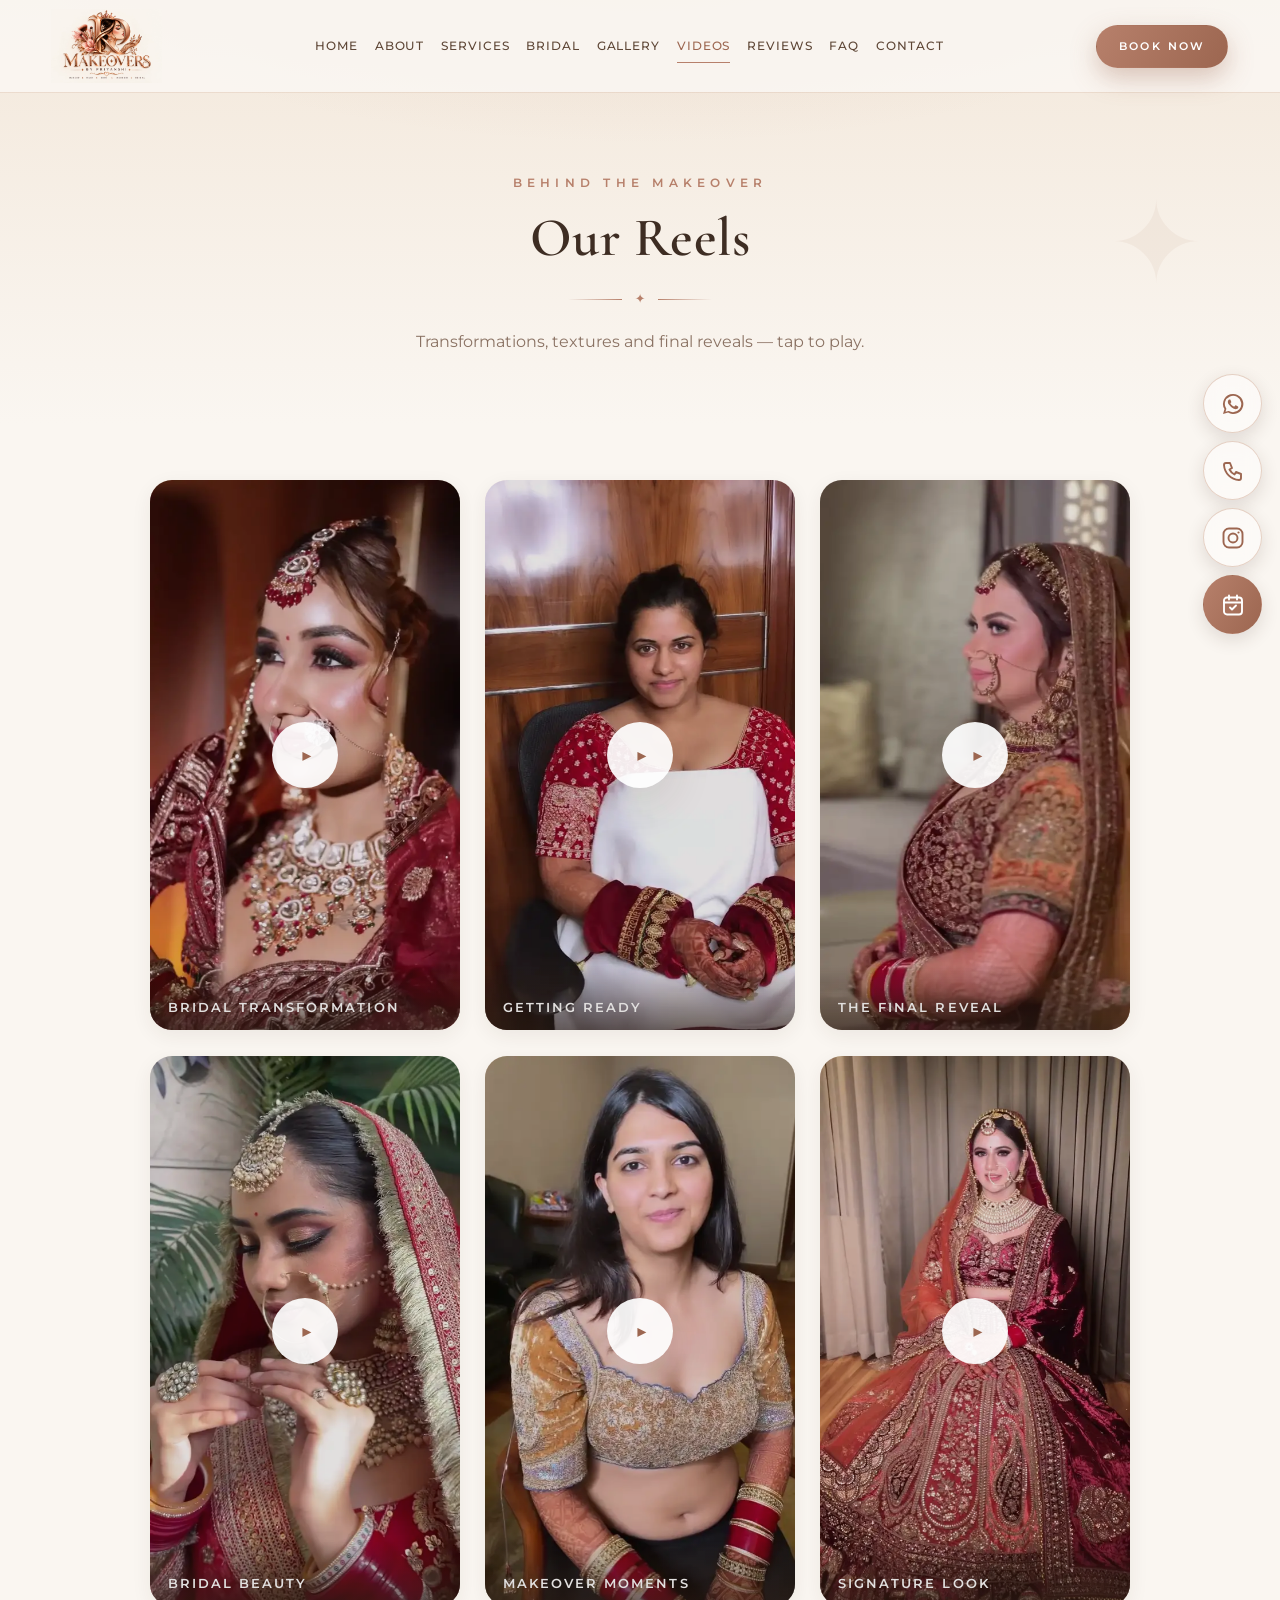
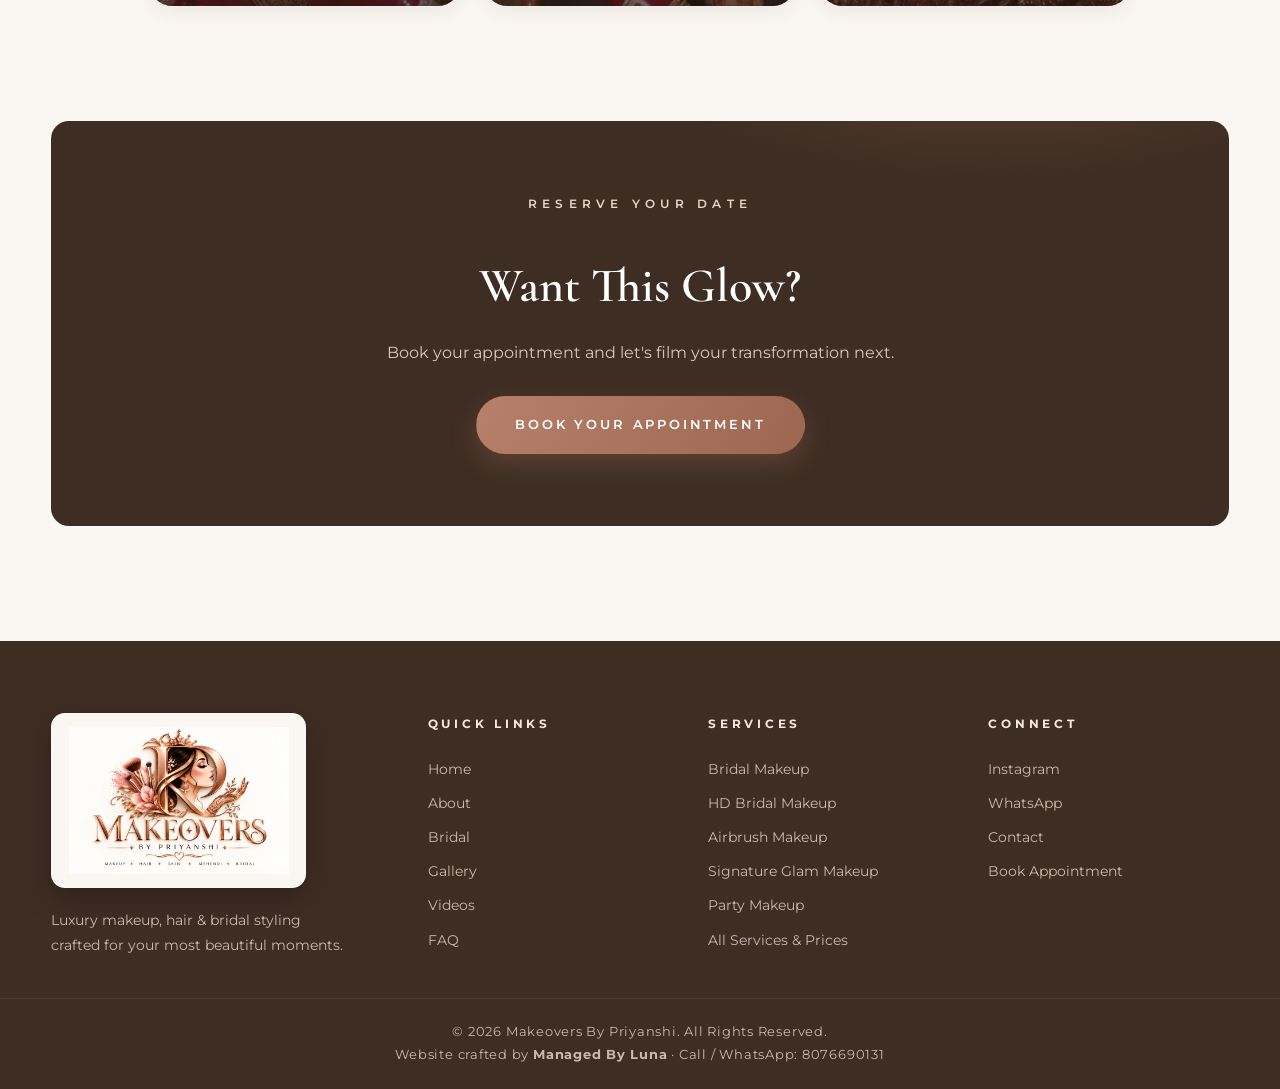
<file: videos.html>
<!DOCTYPE html>
<html lang="en">
<head>
  <meta charset="UTF-8" />
  <meta name="viewport" content="width=device-width, initial-scale=1.0" />
  <title>Videos & Reels | Makeovers By Priyanshi</title>
  <meta name="description" content="Behind the makeover — transformation reels and videos by Makeovers By Priyanshi." />
  <link rel="canonical" href="https://www.example.com/videos.html" />
  <meta property="og:type" content="website" />
  <meta property="og:title" content="Videos & Reels | Makeovers By Priyanshi" />
  <meta property="og:description" content="Behind the makeover — transformation reels and videos by Makeovers By Priyanshi." />
  <meta property="og:image" content="assets/logo/logo.jpg" />
  <meta property="og:url" content="https://www.example.com/videos.html" />
  <meta property="og:site_name" content="Makeovers By Priyanshi" />
  <meta name="twitter:card" content="summary_large_image" />
  <meta name="twitter:title" content="Videos & Reels | Makeovers By Priyanshi" />
  <meta name="twitter:description" content="Behind the makeover — transformation reels and videos by Makeovers By Priyanshi." />
  <meta name="twitter:image" content="assets/logo/logo.jpg" />
  <meta name="theme-color" content="#faf6f1" />
  <link rel="icon" type="image/png" href="assets/logo/favicon.png" />
  <link rel="apple-touch-icon" href="assets/logo/favicon.png" />
  <link rel="preconnect" href="https://fonts.googleapis.com" />
  <link rel="preconnect" href="https://fonts.gstatic.com" crossorigin />
  <link href="https://fonts.googleapis.com/css2?family=Cormorant+Garamond:ital,wght@0,400;0,500;0,600;0,700;1,400;1,500&family=Montserrat:wght@300;400;500;600;700&display=swap" rel="stylesheet" />
  <link rel="stylesheet" href="css/style.css" />
</head>
<body data-page="videos">

  <div id="siteHeader"></div>

  <main id="main">
    <section class="page-hero">
      <div class="container">
        <p class="eyebrow">Behind The Makeover</p>
        <h1 class="section__title">Our Reels</h1>
        <div class="title-divider"><span></span><i>✦</i><span></span></div>
        <p class="page-hero__sub">Transformations, textures and final reveals — tap to play.</p>
      </div>
    </section>

    <section class="section" style="padding-top:clamp(2rem,5vw,3.5rem)">
      <div class="container">
        <div class="reels" id="reelsGrid"><!-- rendered by JS from config.js (REELS) --></div>
      </div>
    </section>
    <section class="section" style="padding-top:0">
      <div class="container">
        <div class="cta-band fade-up">
          <p class="eyebrow">Reserve Your Date</p>
          <h2>Want This Glow?</h2>
          <p>Book your appointment and let's film your transformation next.</p>
          <a href="booking.html" class="btn btn--solid btn--lg">Book Your Appointment</a>
        </div>
      </div>
    </section>
  </main>

  <div id="siteFooter"></div>

  <script src="js/config.js"></script>
  <script src="js/main.js"></script>
</body>
</html>
</file>
<file: css/style.css>
/* ============================================================
   MAKEOVERS BY PRIYANSHI — Luxury Beauty Website Styles
   Palette: ivory, champagne, rose gold, nude, espresso
   ============================================================ */

:root {
  --ivory:      #faf6f1;
  --pearl:      #fdfbf8;
  --champagne:  #f3e8db;
  --champagne2: #ecdcc9;
  --nude:       #e8d5c4;
  --rose:       #b7806b;   /* rose gold */
  --rose-deep:  #9c6650;
  --gold:       #c9a227;
  --espresso:   #3e2d23;
  --espresso-2: #5e4636;
  --muted:      #8a7263;
  --white:      #ffffff;

  --serif: "Cormorant Garamond", "Playfair Display", Georgia, serif;
  --sans:  "Montserrat", "Inter", system-ui, sans-serif;

  --shadow-sm: 0 6px 20px rgba(62, 45, 35, .07);
  --shadow-md: 0 14px 44px rgba(62, 45, 35, .12);
  --shadow-lg: 0 24px 70px rgba(62, 45, 35, .18);

  --radius: 18px;
  --ease: cubic-bezier(.22, 1, .36, 1);
  --header-h: 92px;
  --header-h-small: 68px;
}

*, *::before, *::after { box-sizing: border-box; margin: 0; padding: 0; }

html { scroll-behavior: smooth; }

body {
  font-family: var(--sans);
  font-weight: 400;
  font-size: 16px;
  line-height: 1.75;
  color: var(--espresso-2);
  background: var(--ivory);
  overflow-x: hidden;
  -webkit-font-smoothing: antialiased;
}

img { max-width: 100%; display: block; }
a { color: inherit; text-decoration: none; }
button { font-family: inherit; cursor: pointer; }

.container { width: min(1200px, 92%); margin-inline: auto; }
.container--narrow { width: min(860px, 92%); }

/* ---------- Typography helpers ---------- */
.eyebrow {
  font-size: .78rem;
  letter-spacing: .42em;
  text-transform: uppercase;
  color: var(--rose);
  font-weight: 600;
  margin-bottom: .9rem;
}
.section__title {
  font-family: var(--serif);
  font-weight: 600;
  font-size: clamp(2.1rem, 4.6vw, 3.4rem);
  line-height: 1.12;
  color: var(--espresso);
  letter-spacing: .01em;
}
.section__sub { max-width: 620px; margin: 1.1rem auto 0; color: var(--muted); }
.lead { font-size: 1.12rem; color: var(--espresso-2); font-weight: 500; }

.title-divider {
  display: flex; align-items: center; justify-content: center;
  gap: .8rem; margin: 1.2rem auto 0; color: var(--rose);
}
.title-divider span { display: block; width: 54px; height: 1px; background: linear-gradient(90deg, transparent, var(--rose)); }
.title-divider span:last-child { background: linear-gradient(90deg, var(--rose), transparent); }
.title-divider i { font-style: normal; font-size: .8rem; }
.title-divider--left { justify-content: flex-start; }

.section { padding: clamp(4.5rem, 9vw, 7.5rem) 0; }
.section--tint { background: linear-gradient(180deg, var(--pearl) 0%, var(--champagne) 140%); }
.section__head { text-align: center; margin-bottom: clamp(2.4rem, 5vw, 4rem); }
.section__cta { text-align: center; margin-top: clamp(2.2rem, 4vw, 3.4rem); }

/* ---------- Buttons ---------- */
.btn {
  display: inline-flex; align-items: center; justify-content: center; gap: .55rem;
  padding: .85rem 1.9rem;
  font-size: .8rem; font-weight: 600;
  letter-spacing: .22em; text-transform: uppercase;
  border-radius: 999px; border: 1px solid transparent;
  transition: transform .35s var(--ease), box-shadow .35s var(--ease), background .35s, color .35s, border-color .35s;
  will-change: transform;
}
.btn--lg { padding: 1.05rem 2.4rem; }
.btn--solid {
  color: var(--white);
  background: linear-gradient(120deg, var(--rose) 0%, var(--rose-deep) 100%);
  box-shadow: 0 10px 26px rgba(156, 102, 80, .35);
}
.btn--solid:hover { transform: translateY(-2px); box-shadow: 0 16px 34px rgba(156, 102, 80, .45); }
.btn--ghost { color: var(--white); border-color: rgba(255,255,255,.7); backdrop-filter: blur(4px); }
.btn--ghost:hover { background: rgba(255,255,255,.14); transform: translateY(-2px); }
.btn--outline { color: var(--rose-deep); border-color: var(--rose); }
.btn--outline:hover { background: var(--rose); color: var(--white); transform: translateY(-2px); }
.btn:active { transform: translateY(0) scale(.98); }

/* ============================================================
   LOADER
   ============================================================ */
.loader {
  position: fixed; inset: 0; z-index: 200;
  overflow: hidden;
  background: #160f0b;
  transition: opacity .9s var(--ease), visibility .9s;
}
.loader__video {
  position: absolute; inset: 0;
  width: 100%; height: 100%;
  object-fit: cover;
  object-position: 50% 48%;
  transform: scale(1.015);
}
.loader__veil {
  position: absolute; inset: 0;
  background: linear-gradient(180deg, rgba(18,10,7,.08), rgba(18,10,7,.24));
  pointer-events: none;
}
.loader__sound,
.hero__sound {
  position: absolute;
  z-index: 3;
  display: inline-flex; align-items: center; gap: .65rem;
  border: 1px solid rgba(255,255,255,.38);
  background: rgba(24,15,11,.28);
  color: rgba(255,255,255,.96);
  backdrop-filter: blur(10px);
  -webkit-backdrop-filter: blur(10px);
  border-radius: 999px;
  padding: .75rem 1.05rem;
  font-size: .68rem; font-weight: 600;
  letter-spacing: .18em; text-transform: uppercase;
  transition: transform .35s var(--ease), background .35s ease, border-color .35s ease;
}
.loader__sound { right: 2.2rem; bottom: 2.2rem; }
.loader__sound:hover, .hero__sound:hover { transform: translateY(-2px); background: rgba(24,15,11,.46); border-color: rgba(255,255,255,.65); }
.loader__sound-dot { width: 8px; height: 8px; border-radius: 50%; background: var(--nude); box-shadow: 0 0 0 0 rgba(243,232,219,.55); animation: soundPulse 1.8s infinite; }
.loader__sound.is-on .loader__sound-dot { background: #fff; animation: none; }
@keyframes soundPulse { 0%,100% { box-shadow: 0 0 0 0 rgba(243,232,219,0); } 50% { box-shadow: 0 0 0 7px rgba(243,232,219,.08); } }
.loader.is-done { opacity: 0; visibility: hidden; pointer-events: none; }

/* ============================================================
   HEADER
   ============================================================ */
.header {
  position: fixed; top: 0; left: 0; right: 0; z-index: 100;
  border-bottom: 1px solid rgba(183, 128, 102, .14);
  transition: box-shadow .4s ease;
}
/* blur lives on a pseudo-element so the fixed mobile nav
   (a descendant) isn't trapped by a backdrop-filter containing block */
.header::before {
  content: ""; position: absolute; inset: 0; z-index: -1;
  background: rgba(250, 246, 241, .92);
  backdrop-filter: blur(14px);
  -webkit-backdrop-filter: blur(14px);
}
.header.is-scrolled { box-shadow: var(--shadow-sm); }
.header__inner {
  display: flex; align-items: center; justify-content: space-between; gap: 1.2rem;
  height: var(--header-h);
  transition: height .4s var(--ease);
}
.header.is-scrolled .header__inner { height: var(--header-h-small); }
.header__logo {
  height: 74px; width: auto;
  mix-blend-mode: multiply; /* blends the logo's white bg into the ivory header */
  transition: height .4s var(--ease);
}
.header.is-scrolled .header__logo { height: 54px; }

.nav { display: flex; align-items: center; gap: 1.7rem; }
.nav__link {
  position: relative;
  font-size: .8rem; font-weight: 500; letter-spacing: .14em; text-transform: uppercase;
  color: var(--espresso-2); padding: .3rem 0;
  transition: color .3s;
}
.nav__link::after {
  content: ""; position: absolute; left: 0; bottom: -2px;
  width: 100%; height: 1px; background: var(--rose);
  transform: scaleX(0); transform-origin: right;
  transition: transform .4s var(--ease);
}
.nav__link:hover, .nav__link.is-active { color: var(--rose-deep); }
.nav__link:hover::after, .nav__link.is-active::after { transform: scaleX(1); transform-origin: left; }
.nav__cta { display: none; }
.nav__mobile-logo { display: none; }
.header__cta { white-space: nowrap; padding: .75rem 1.5rem; font-size: .72rem; }

.burger { display: none; background: none; border: 0; width: 44px; height: 44px; position: relative; z-index: 130; }
.burger span {
  display: block; width: 26px; height: 2px; margin: 6px auto;
  background: var(--espresso); border-radius: 2px;
  transition: transform .4s var(--ease), opacity .3s;
}
.burger.is-open span:nth-child(1) { transform: translateY(8px) rotate(45deg); }
.burger.is-open span:nth-child(2) { opacity: 0; }
.burger.is-open span:nth-child(3) { transform: translateY(-8px) rotate(-45deg); }

.nav-overlay {
  /* below the header (z-index 100) so the nav panel inside the
     header's stacking context stays on top and stays clickable */
  position: fixed; inset: 0; z-index: 99;
  background: rgba(62, 45, 35, .4); backdrop-filter: blur(3px);
  opacity: 0; visibility: hidden; transition: opacity .4s, visibility .4s;
}
.nav-overlay.is-open { opacity: 1; visibility: visible; }

/* ============================================================
   HERO
   ============================================================ */
.hero {
  position: relative; min-height: 100svh;
  display: flex; align-items: center;
  isolation: isolate;
  padding-top: var(--header-h);
}
.hero__media { position: absolute; inset: 0; z-index: -1; overflow: hidden; background: #2a1b14; }
.hero__video {
  width: 100%; height: 100%;
  object-fit: cover;
  object-position: 50% 43%;
  transform: scale(1.015);
  animation: heroVideoIn 1.4s var(--ease) both;
}
@keyframes heroVideoIn { from { opacity: .72; transform: scale(1.035); } to { opacity: 1; transform: scale(1.015); } }
.hero__overlay {
  position: absolute; inset: 0;
  background:
    linear-gradient(100deg, rgba(38, 25, 18, .72) 0%, rgba(38, 25, 18, .45) 42%, rgba(38, 25, 18, .08) 75%),
    linear-gradient(0deg, rgba(38, 25, 18, .5) 0%, transparent 34%);
}
.hero__sound {
  left: 1.6rem;
  bottom: 1.6rem;
  opacity: .9;
}
.hero__sound-icon { font-size: .72rem; }
.hero__sound.is-on { border-color: rgba(255,255,255,.62); background: rgba(24,15,11,.42); }
.hero__content { color: var(--white); max-width: 720px; margin-left: max(4%, calc((100% - 1200px)/2)); padding: 4rem 0 6rem; }
.hero__eyebrow { font-size: .8rem; letter-spacing: .5em; text-transform: uppercase; color: var(--nude); font-weight: 500; margin-bottom: 1.4rem; }
.hero__title {
  font-family: var(--serif); font-weight: 600;
  font-size: clamp(2.6rem, 6.4vw, 5rem);
  line-height: 1.06; letter-spacing: .02em;
  text-shadow: 0 4px 30px rgba(0,0,0,.3);
}
.hero__amp { font-style: italic; font-weight: 400; color: var(--nude); font-size: .62em; vertical-align: middle; padding: 0 .1em; }
.hero__divider { display: flex; align-items: center; gap: .9rem; margin: 1.6rem 0; color: var(--nude); }
.hero__divider span { display: block; width: 70px; height: 1px; background: linear-gradient(90deg, var(--nude), transparent); }
.hero__divider span:first-child { background: linear-gradient(90deg, transparent, var(--nude)); }
.hero__divider i { font-style: normal; font-size: .85rem; }
.hero__sub { font-family: var(--serif); font-style: italic; font-size: clamp(1.35rem, 2.6vw, 1.9rem); color: var(--champagne); text-shadow: 0 2px 18px rgba(0, 0, 0, .45); }
.hero__copy { margin-top: .9rem; max-width: 480px; color: rgba(255,255,255,.9); font-weight: 300; letter-spacing: .02em; text-shadow: 0 1px 14px rgba(0, 0, 0, .4); }
.hero__actions { display: flex; flex-wrap: wrap; gap: 1rem; margin-top: 2.3rem; }

.hero__scroll {
  position: absolute; left: 50%; bottom: 2rem; transform: translateX(-50%);
  display: flex; flex-direction: column; align-items: center; gap: .6rem;
  color: rgba(255,255,255,.8);
}
.hero__scroll-label { font-size: .64rem; letter-spacing: .4em; text-transform: uppercase; }
.hero__scroll-line { width: 1px; height: 52px; background: rgba(255,255,255,.5); position: relative; overflow: hidden; }
.hero__scroll-line::after {
  content: ""; position: absolute; left: 0; top: -50%;
  width: 100%; height: 50%; background: var(--white);
  animation: scrollHint 2s var(--ease) infinite;
}
@keyframes scrollHint { 0% { top: -50%; } 100% { top: 110%; } }

/* Hero text reveal */
.reveal-text { opacity: 0; transform: translateY(26px); animation: revealUp 1s var(--ease) forwards; }
.reveal-text:nth-child(1) { animation-delay: .25s; }
.reveal-text:nth-child(2) { animation-delay: .4s; }
.reveal-text:nth-child(3) { animation-delay: .55s; }
.reveal-text:nth-child(4) { animation-delay: .7s; }
.reveal-text:nth-child(5) { animation-delay: .85s; }
.reveal-text:nth-child(6) { animation-delay: 1s; }
@keyframes revealUp { to { opacity: 1; transform: none; } }

/* ============================================================
   SIGNATURE STRIP
   ============================================================ */
.strip { background: var(--espresso); color: var(--champagne); overflow: hidden; padding: 1rem 0; }
.strip__track {
  display: flex; gap: 2.6rem; width: max-content;
  animation: marquee 26s linear infinite;
  font-family: var(--serif); font-size: 1.15rem; letter-spacing: .3em; text-transform: uppercase;
}
.strip__track i { font-style: normal; color: var(--rose); }
@keyframes marquee { from { transform: translateX(0); } to { transform: translateX(-50%); } }

/* ============================================================
   ABOUT
   ============================================================ */
.about__grid { display: grid; grid-template-columns: 1fr 1.1fr; gap: clamp(2.5rem, 6vw, 5.5rem); align-items: center; }
.about__media { position: relative; }
.about__frame {
  position: relative; border-radius: 200px 200px var(--radius) var(--radius);
  overflow: hidden; box-shadow: var(--shadow-md);
}
.about__frame::before {
  content: ""; position: absolute; inset: 14px; z-index: 2;
  border: 1px solid rgba(255, 255, 255, .55);
  border-radius: 190px 190px 10px 10px; pointer-events: none;
}
.about__frame img { width: 100%; height: 100%; object-fit: cover; aspect-ratio: 4/5; transition: transform 1.2s var(--ease); }
.about__frame:hover img { transform: scale(1.045); }
.about__badge {
  position: absolute; right: -14px; bottom: 30px;
  display: flex; align-items: center; gap: .6rem;
  background: var(--white); border-radius: 14px; padding: .9rem 1.2rem;
  box-shadow: var(--shadow-md);
  font-size: .72rem; font-weight: 600; letter-spacing: .18em; text-transform: uppercase; color: var(--espresso);
  line-height: 1.5;
}
.about__badge-icon { color: var(--rose); font-size: 1.2rem; }
.about__points { list-style: none; margin: 1.5rem 0 2rem; display: grid; gap: .55rem; }
.about__points i { font-style: normal; color: var(--rose); margin-right: .55rem; }
.about__text p + p { margin-top: 1rem; }
.about__text .lead { margin-top: 1.6rem; }

/* ============================================================
   SERVICES
   ============================================================ */
.services__grid {
  display: grid; grid-template-columns: repeat(auto-fit, minmax(300px, 1fr)); gap: 1.8rem;
}
.service-card {
  background: var(--white); border-radius: var(--radius); overflow: hidden;
  box-shadow: var(--shadow-sm);
  transition: transform .5s var(--ease), box-shadow .5s var(--ease);
  display: flex; flex-direction: column;
}
.service-card:hover { transform: translateY(-8px); box-shadow: var(--shadow-md); }
.service-card__media { position: relative; overflow: hidden; aspect-ratio: 4/3; }
.service-card__media img { width: 100%; height: 100%; object-fit: cover; transition: transform 1s var(--ease); }
.service-card:hover .service-card__media img { transform: scale(1.07); }
.service-card__media::after {
  content: ""; position: absolute; inset: 0;
  background: linear-gradient(0deg, rgba(62,45,35,.35), transparent 45%);
}
.service-card__tag {
  position: absolute; left: 1.1rem; bottom: 1rem; z-index: 2;
  color: var(--white); font-family: var(--serif); font-size: 1.45rem; font-weight: 600; letter-spacing: .02em;
  text-shadow: 0 2px 14px rgba(0,0,0,.35);
}
.service-card__body { padding: 1.5rem 1.6rem 1.8rem; display: flex; flex-direction: column; flex: 1; }
.service-card__desc { font-size: .92rem; color: var(--muted); margin-bottom: 1rem; }
.service-card__list { list-style: none; display: flex; flex-wrap: wrap; gap: .45rem; margin-bottom: 1.4rem; }
.service-card__list li {
  font-size: .72rem; letter-spacing: .06em; font-weight: 500;
  background: var(--champagne); color: var(--espresso-2);
  padding: .32rem .8rem; border-radius: 999px;
}
.service-card__prices {
  display: grid;
  gap: .55rem;
  margin: .15rem 0 1.35rem;
  padding: .85rem 0;
  border-top: 1px solid rgba(160, 116, 91, .18);
  border-bottom: 1px solid rgba(160, 116, 91, .18);
}
.service-card__price-row {
  display: flex;
  align-items: center;
  justify-content: space-between;
  gap: 1rem;
  font-size: .78rem;
  color: var(--espresso-2);
}
.service-card__price-row strong {
  font-family: var(--serif);
  font-size: 1.05rem;
  font-weight: 600;
  color: var(--accent);
  white-space: nowrap;
}
.service-card .btn { margin-top: auto; align-self: flex-start; padding: .7rem 1.5rem; font-size: .72rem; }

/* ============================================================
   BRIDAL
   ============================================================ */
.bridal__grid { display: grid; grid-template-columns: repeat(3, 1fr); gap: 1.6rem; }
.bridal-card {
  position: relative; border-radius: var(--radius); overflow: hidden;
  aspect-ratio: 3/4; box-shadow: var(--shadow-sm); cursor: pointer;
}
.bridal-card img { width: 100%; height: 100%; object-fit: cover; transition: transform 1.1s var(--ease); }
.bridal-card:hover img { transform: scale(1.08); }
.bridal-card::after {
  content: ""; position: absolute; inset: 0;
  background: linear-gradient(0deg, rgba(45, 30, 22, .62) 0%, transparent 46%);
  transition: background .5s;
}
.bridal-card__label {
  position: absolute; left: 0; right: 0; bottom: 1.4rem; z-index: 2; text-align: center;
  color: var(--white); font-family: var(--serif); font-size: 1.6rem; font-weight: 600; letter-spacing: .06em;
}
.bridal-card__label::after {
  content: ""; display: block; width: 34px; height: 1px; margin: .5rem auto 0;
  background: var(--nude); transition: width .5s var(--ease);
}
.bridal-card:hover .bridal-card__label::after { width: 70px; }

/* ============================================================
   GALLERY
   ============================================================ */
.gallery__filters { display: flex; flex-wrap: wrap; justify-content: center; gap: .6rem; margin-bottom: 2.4rem; }
.chip {
  border: 1px solid rgba(183, 128, 102, .4); background: transparent; color: var(--espresso-2);
  font-size: .74rem; font-weight: 600; letter-spacing: .14em; text-transform: uppercase;
  padding: .55rem 1.25rem; border-radius: 999px;
  transition: all .35s var(--ease);
}
.chip:hover { border-color: var(--rose); color: var(--rose-deep); }
.chip.is-active { background: var(--rose); border-color: var(--rose); color: var(--white); box-shadow: 0 8px 20px rgba(156,102,80,.3); }

.gallery__masonry { columns: 3; column-gap: 1.4rem; }
.g-item {
  position: relative; margin-bottom: 1.4rem; border-radius: 14px; overflow: hidden;
  break-inside: avoid; box-shadow: var(--shadow-sm); cursor: zoom-in;
  transition: opacity .5s var(--ease), transform .5s var(--ease), box-shadow .4s;
}
.g-item:hover { box-shadow: var(--shadow-md); }
.g-item img { width: 100%; transition: transform 1s var(--ease); }
.g-item:hover img { transform: scale(1.06); }
.g-item__veil {
  position: absolute; inset: 0; display: flex; align-items: flex-end; padding: 1.1rem;
  background: linear-gradient(0deg, rgba(45,30,22,.55), transparent 55%);
  opacity: 0; transition: opacity .45s;
}
.g-item:hover .g-item__veil { opacity: 1; }
.g-item__veil span {
  color: var(--white); font-size: .7rem; font-weight: 600; letter-spacing: .22em; text-transform: uppercase;
}
.g-item.is-hidden { display: none; }

/* ============================================================
   REELS / VIDEOS
   ============================================================ */
.reels { display: grid; grid-template-columns: repeat(auto-fit, minmax(240px, 1fr)); gap: 1.6rem; max-width: 980px; margin-inline: auto; }
.reel-card {
  position: relative; border-radius: 22px; overflow: hidden;
  aspect-ratio: 9/16; background: var(--champagne);
  box-shadow: var(--shadow-sm);
  border: 0; padding: 0; display: block; width: 100%; text-align: inherit;
  cursor: pointer;
  transition: transform .5s var(--ease), box-shadow .5s var(--ease);
}
.reel-card:hover { transform: translateY(-6px); box-shadow: var(--shadow-md); }
.reel-card__thumb {
  width: 100%; height: 100%; object-fit: cover; display: block;
  /* very subtle cinematic drift: 1.00 → 1.04 and back */
  animation: reelDrift 11s ease-in-out infinite;
  will-change: transform;
}
@keyframes reelDrift {
  0%, 100% { transform: scale(1); }
  50%      { transform: scale(1.04); }
}
.reel-card:hover .reel-card__thumb { animation-duration: 6s; }
.reel-card__thumb--ig {
  display: flex; align-items: center; justify-content: center;
  background: linear-gradient(160deg, var(--champagne), var(--nude));
  color: var(--rose); font-size: 2.4rem; font-style: normal;
}
.reel-card__play {
  position: absolute; inset: 0; z-index: 3;
  display: flex; align-items: center; justify-content: center;
  background: rgba(45, 30, 22, .14);
  transition: background .4s;
}
.reel-card:hover .reel-card__play { background: rgba(45, 30, 22, .26); }
.reel-card__play span {
  width: 66px; height: 66px; border-radius: 50%;
  display: flex; align-items: center; justify-content: center;
  background: rgba(255, 255, 255, .92); color: var(--rose-deep);
  font-size: 1.3rem; padding-left: 4px;
  box-shadow: var(--shadow-md);
  transition: transform .4s var(--ease);
  /* gentle luxury pulse */
  animation: playPulse 2.8s ease-in-out infinite;
}
@keyframes playPulse {
  0%, 100% { box-shadow: var(--shadow-md), 0 0 0 0 rgba(255, 255, 255, .4); }
  55%      { box-shadow: var(--shadow-md), 0 0 0 14px rgba(255, 255, 255, 0); }
}
.reel-card:hover .reel-card__play span { transform: scale(1.12); }
.reel-card__title {
  position: absolute; left: 0; right: 0; bottom: 0; z-index: 2;
  padding: 2.2rem 1.1rem .95rem;
  background: linear-gradient(0deg, rgba(45,30,22,.65), transparent);
  color: var(--white); font-size: .8rem; font-weight: 600; letter-spacing: .16em; text-transform: uppercase;
  pointer-events: none;
}

/* ============================================================
   INSTAGRAM
   ============================================================ */
.insta__grid { display: grid; grid-template-columns: repeat(6, 1fr); gap: .8rem; }
.insta__item { position: relative; border-radius: 12px; overflow: hidden; aspect-ratio: 1; display: block; }
.insta__item img { width: 100%; height: 100%; object-fit: cover; transition: transform .9s var(--ease); }
.insta__item::after {
  content: "✦"; position: absolute; inset: 0;
  display: flex; align-items: center; justify-content: center;
  background: rgba(156, 102, 80, .45); color: var(--white); font-size: 1.4rem;
  opacity: 0; transition: opacity .4s;
}
.insta__item:hover::after { opacity: 1; }
.insta__item:hover img { transform: scale(1.08); }

/* ============================================================
   TESTIMONIALS
   ============================================================ */
.slider { position: relative; display: flex; align-items: center; gap: 1rem; max-width: 900px; margin-inline: auto; }
.slider__viewport { overflow: hidden; flex: 1; }
.slider__track { display: flex; transition: transform .65s var(--ease); }
.t-slide { flex: 0 0 100%; padding: .5rem; }
.t-card {
  background: var(--white); border-radius: var(--radius);
  box-shadow: var(--shadow-sm);
  padding: clamp(2rem, 5vw, 3.2rem);
  text-align: center; position: relative;
}
.t-card::before {
  content: "“"; position: absolute; top: -6px; left: 50%; transform: translateX(-50%);
  font-family: var(--serif); font-size: 5.5rem; line-height: 1; color: var(--nude);
}
.t-card__stars { color: var(--gold); letter-spacing: .3em; font-size: 1.05rem; margin-bottom: 1.1rem; }
.t-card__text { font-family: var(--serif); font-size: 1.3rem; font-style: italic; color: var(--espresso); max-width: 560px; margin: 0 auto 1.3rem; }
.t-card__name { font-size: .78rem; font-weight: 600; letter-spacing: .24em; text-transform: uppercase; color: var(--rose-deep); }
.slider__arrow {
  flex: 0 0 auto; width: 46px; height: 46px; border-radius: 50%;
  border: 1px solid rgba(183,128,102,.4); background: var(--white); color: var(--rose-deep);
  font-size: 1.5rem; line-height: 1;
  transition: all .35s var(--ease);
}
.slider__arrow:hover { background: var(--rose); color: var(--white); border-color: var(--rose); }
.slider__dots { display: flex; justify-content: center; gap: .5rem; margin-top: 1.6rem; }
.slider__dots button {
  width: 8px; height: 8px; border-radius: 50%; border: 0; padding: 0;
  background: var(--nude); transition: all .35s;
}
.slider__dots button.is-active { background: var(--rose); transform: scale(1.35); }

/* ============================================================
   FAQ
   ============================================================ */
.faq__list { display: grid; gap: .9rem; }
.faq__item { background: var(--white); border-radius: 14px; box-shadow: var(--shadow-sm); overflow: hidden; }
.faq__q {
  width: 100%; display: flex; justify-content: space-between; align-items: center; gap: 1rem;
  background: none; border: 0; text-align: left;
  padding: 1.15rem 1.4rem;
  font-family: var(--serif); font-size: 1.15rem; font-weight: 600; color: var(--espresso);
}
.faq__icon { color: var(--rose); font-size: 1.3rem; transition: transform .4s var(--ease); flex: 0 0 auto; }
.faq__item.is-open .faq__icon { transform: rotate(45deg); }
.faq__a { max-height: 0; overflow: hidden; transition: max-height .5s var(--ease); }
.faq__a p { padding: 0 1.4rem 1.3rem; font-size: .94rem; color: var(--muted); }

/* ============================================================
   BOOKING
   ============================================================ */
.booking { background:
  radial-gradient(1000px 500px at 110% -10%, rgba(183,128,102,.12), transparent 60%),
  var(--ivory);
}
.booking__grid { display: grid; grid-template-columns: .85fr 1.15fr; gap: clamp(2.5rem, 6vw, 5rem); align-items: start; }
.booking__logo { width: min(320px, 78%); mix-blend-mode: multiply; margin-bottom: 1.4rem; }
.booking__intro p { max-width: 420px; }
.booking__intro .section__title { text-align: left; }
.booking__intro .eyebrow { margin-top: .4rem; }
.booking__wa {
  display: inline-flex; align-items: center; gap: .6rem; margin-top: 1.6rem;
  color: var(--rose-deep); font-weight: 600; font-size: .9rem;
  border-bottom: 1px solid rgba(183,128,102,.4); padding-bottom: .2rem;
  transition: color .3s, border-color .3s;
}
.booking__wa:hover { color: var(--espresso); border-color: var(--espresso); }

.form {
  position: relative;
  background: var(--white); border-radius: var(--radius);
  box-shadow: var(--shadow-md);
  padding: clamp(1.6rem, 4vw, 2.6rem);
  border-top: 3px solid var(--rose);
}
.form__row { display: grid; grid-template-columns: 1fr 1fr; gap: 1.1rem; }
.form__field { margin-bottom: 1.1rem; display: flex; flex-direction: column; }
.form__field label {
  font-size: .72rem; font-weight: 600; letter-spacing: .18em; text-transform: uppercase;
  color: var(--espresso-2); margin-bottom: .45rem;
}
.form__field input, .form__field select, .form__field textarea {
  font-family: inherit; font-size: .95rem; color: var(--espresso);
  background: var(--pearl); border: 1px solid var(--nude); border-radius: 10px;
  padding: .78rem 1rem; outline: none; width: 100%;
  transition: border-color .3s, box-shadow .3s;
}
.form__field textarea { resize: vertical; }
.form__field input:focus, .form__field select:focus, .form__field textarea:focus {
  border-color: var(--rose); box-shadow: 0 0 0 3px rgba(183, 128, 102, .15);
}
.form__submit { width: 100%; margin-top: .4rem; }
.form__note { text-align: center; font-size: .78rem; color: var(--muted); margin-top: .9rem; }
.form__success[hidden] { display: none; }
.form__success {
  position: absolute; inset: 0; z-index: 5; border-radius: var(--radius);
  background: var(--white);
  display: flex; flex-direction: column; align-items: center; justify-content: center; gap: .6rem;
  text-align: center; padding: 2rem;
  animation: fadeIn .6s var(--ease);
}
.form__success i { font-style: normal; font-size: 2rem; color: var(--rose); }
.form__success h3 { font-family: var(--serif); font-size: 1.9rem; color: var(--espresso); }
.form__success p { max-width: 380px; color: var(--muted); }
@keyframes fadeIn { from { opacity: 0; } to { opacity: 1; } }
input.is-invalid, select.is-invalid { border-color: #c0603f !important; }

/* ============================================================
   CONTACT
   ============================================================ */
.contact__grid {
  display: grid; grid-template-columns: repeat(auto-fit, minmax(215px, 1fr)); gap: 1.2rem;
  margin-bottom: 2.6rem;
}
.contact-card {
  background: var(--white); border-radius: 14px; box-shadow: var(--shadow-sm);
  padding: 1.6rem 1.5rem; text-align: center;
  transition: transform .4s var(--ease), box-shadow .4s;
}
.contact-card:hover { transform: translateY(-5px); box-shadow: var(--shadow-md); }
.contact-card i { font-style: normal; font-size: 1.5rem; color: var(--rose); display: block; margin-bottom: .6rem; }
.contact-card h4 { font-size: .72rem; letter-spacing: .24em; text-transform: uppercase; color: var(--muted); margin-bottom: .35rem; }
.contact-card p, .contact-card a { font-size: .95rem; font-weight: 500; color: var(--espresso); word-break: break-word; }
.contact-card a:hover { color: var(--rose-deep); }

.map { border-radius: var(--radius); overflow: hidden; box-shadow: var(--shadow-sm); }
.map iframe { width: 100%; height: 380px; border: 0; display: block; }
.map__placeholder {
  height: 300px; display: flex; flex-direction: column; align-items: center; justify-content: center; gap: .4rem;
  background: repeating-linear-gradient(45deg, var(--pearl), var(--pearl) 14px, #f6efe6 14px, #f6efe6 28px);
  text-align: center; padding: 1.5rem; color: var(--muted);
}
.map__placeholder i { font-style: normal; color: var(--rose); font-size: 1.5rem; }
.map__placeholder code { background: var(--champagne); padding: .1rem .45rem; border-radius: 6px; font-size: .82rem; }

/* ============================================================
   FOOTER
   ============================================================ */
.footer { background: var(--espresso); color: #cbb9ac; }
.footer__grid {
  display: grid; grid-template-columns: 1.4fr 1fr 1fr 1fr; gap: 2.5rem;
  padding: clamp(3rem, 6vw, 4.5rem) 0 2.5rem;
}
.footer__logo-card {
  background: var(--ivory); border-radius: 14px; padding: .9rem 1.1rem;
  width: fit-content; max-width: 260px; margin-bottom: 1.2rem;
  box-shadow: 0 10px 30px rgba(0,0,0,.25);
}
.footer__logo-card img { width: 220px; }
.footer__brand p { font-size: .9rem; max-width: 300px; }
.footer__col h4 {
  color: var(--champagne); font-size: .78rem; letter-spacing: .3em; text-transform: uppercase;
  margin-bottom: 1.1rem;
}
.footer__col a { display: block; font-size: .9rem; padding: .28rem 0; transition: color .3s, transform .3s; }
.footer__col a:hover { color: var(--white); transform: translateX(4px); }
.footer__bottom {
  border-top: 1px solid rgba(255,255,255,.08);
  text-align: center; padding: 1.4rem 1rem; font-size: .8rem; letter-spacing: .06em;
}

/* ============================================================
   RIGHT-SIDE FLOATING ACTION BUTTONS
   ============================================================ */
.fab {
  position: fixed; right: 18px; top: 56%; transform: translateY(-50%);
  z-index: 90;
  display: flex; flex-direction: column; gap: 8px;
}
.fab__btn {
  position: relative;
  width: 59px; height: 59px; border-radius: 50%;
  display: flex; align-items: center; justify-content: center;
  background: rgba(253, 251, 248, .82);
  backdrop-filter: blur(10px); -webkit-backdrop-filter: blur(10px);
  border: 1px solid rgba(183, 128, 102, .35);
  color: var(--rose-deep);
  box-shadow: 0 6px 18px rgba(62, 45, 35, .14);
  transition: transform .25s var(--ease), background .25s, color .25s, box-shadow .25s, border-color .25s;
}
.fab__btn svg { width: 24px; height: 24px; }
.fab__btn:hover, .fab__btn:focus-visible {
  background: linear-gradient(120deg, var(--rose) 0%, var(--rose-deep) 100%);
  color: var(--white); border-color: transparent;
  transform: translateX(-2px) scale(1.08);
  box-shadow: 0 10px 24px rgba(156, 102, 80, .38);
}
.fab__btn--book {
  background: linear-gradient(120deg, var(--rose) 0%, var(--rose-deep) 100%);
  color: var(--white); border-color: transparent;
}
.fab__btn--book:hover, .fab__btn--book:focus-visible { background: var(--espresso); }
.fab__label {
  position: absolute; right: calc(100% + 12px); top: 50%;
  transform: translateY(-50%) translateX(8px);
  background: var(--espresso); color: var(--champagne);
  font-size: .68rem; font-weight: 600; letter-spacing: .14em; text-transform: uppercase;
  padding: .45rem .9rem; border-radius: 999px; white-space: nowrap;
  box-shadow: var(--shadow-sm);
  opacity: 0; visibility: hidden; pointer-events: none;
  transition: opacity .25s var(--ease), transform .25s var(--ease), visibility .25s;
}
/* labels reveal on hover — only on devices that can hover */
@media (hover: hover) and (pointer: fine) {
  .fab__btn:hover .fab__label, .fab__btn:focus-visible .fab__label {
    opacity: 1; visibility: visible; transform: translateY(-50%) translateX(0);
  }
}
@media (max-width: 860px) {
  .fab { right: 10px; gap: 8px; top: 62%; }
  .fab__btn { width: 56px; height: 56px; }
  .fab__btn svg { width: 22px; height: 22px; }
}

/* ============================================================
   VIDEO MODAL
   ============================================================ */
.video-modal {
  position: fixed; inset: 0; z-index: 150;
  display: flex; align-items: center; justify-content: center;
  background: rgba(30, 20, 14, .93); backdrop-filter: blur(6px);
  animation: fadeIn .35s ease;
}
.video-modal[hidden] { display: none; }
.video-modal__body {
  display: flex; flex-direction: column; align-items: center; gap: .9rem;
  max-width: 94vw;
}
.video-modal__frame { animation: vmZoom .5s var(--ease); line-height: 0; }
.video-modal__title { animation: vmTitleUp .55s var(--ease) both; }
@keyframes vmTitleUp {
  from { opacity: 0; transform: translateY(10px); }
  to   { opacity: 1; transform: none; }
}
.video-modal__frame video,
.video-modal__frame iframe {
  height: min(80vh, 780px);
  aspect-ratio: 9 / 16;
  width: auto; max-width: 92vw;
  border: 0; border-radius: 18px;
  background: #000;
  box-shadow: var(--shadow-lg);
  display: block;
}
@keyframes vmZoom {
  from { transform: scale(.9) translateY(14px); opacity: 0; }
  to   { transform: scale(1) translateY(0); opacity: 1; }
}
.video-modal__title {
  color: var(--nude); font-size: .78rem; font-weight: 600;
  letter-spacing: .24em; text-transform: uppercase;
}
.video-modal__close {
  position: absolute; top: 1.2rem; right: 1.2rem;
  width: 48px; height: 48px; border-radius: 50%;
  display: flex; align-items: center; justify-content: center;
  background: rgba(255, 255, 255, .1); color: var(--white);
  border: 1px solid rgba(255, 255, 255, .25); font-size: 1.5rem; line-height: 1;
  transition: background .3s;
}
.video-modal__close:hover { background: rgba(255, 255, 255, .25); }

/* ============================================================
   LIGHTBOX
   ============================================================ */
.lightbox {
  position: fixed; inset: 0; z-index: 150;
  display: flex; align-items: center; justify-content: center;
  background: rgba(30, 20, 14, .92); backdrop-filter: blur(6px);
  animation: fadeIn .35s ease;
}
.lightbox[hidden] { display: none; }
.lightbox__figure { max-width: min(88vw, 980px); max-height: 86vh; text-align: center; }
.lightbox__figure img {
  max-width: 100%; max-height: 78vh; object-fit: contain;
  border-radius: 10px; box-shadow: var(--shadow-lg);
  margin-inline: auto;
  animation: lbZoom .45s var(--ease);
}
@keyframes lbZoom { from { transform: scale(.94); opacity: 0; } to { transform: scale(1); opacity: 1; } }
.lightbox__figure figcaption {
  color: var(--nude); font-size: .8rem; letter-spacing: .2em; text-transform: uppercase; margin-top: 1rem;
}
.lightbox__close, .lightbox__nav {
  position: absolute; background: rgba(255,255,255,.1); color: var(--white);
  border: 1px solid rgba(255,255,255,.25); border-radius: 50%;
  width: 48px; height: 48px; font-size: 1.5rem; line-height: 1;
  display: flex; align-items: center; justify-content: center;
  transition: background .3s;
}
.lightbox__close:hover, .lightbox__nav:hover { background: rgba(255,255,255,.25); }
.lightbox__close { top: 1.2rem; right: 1.2rem; }
.lightbox__nav--prev { left: 1.2rem; top: 50%; transform: translateY(-50%); }
.lightbox__nav--next { right: 1.2rem; top: 50%; transform: translateY(-50%); }

/* ============================================================
   SCROLL ANIMATIONS
   ============================================================ */
.fade-up { opacity: 0; transform: translateY(34px); transition: opacity .9s var(--ease), transform .9s var(--ease); }
.fade-up.is-visible { opacity: 1; transform: none; }

/* ============================================================
   RESPONSIVE
   ============================================================ */
@media (max-width: 1024px) {
  .header__cta { display: none; }
  .insta__grid { grid-template-columns: repeat(3, 1fr); }
  .footer__grid { grid-template-columns: 1fr 1fr; }
  .gallery__masonry { columns: 2; }
}

@media (max-width: 860px) {
  .burger { display: block; }
  .nav {
    position: fixed; top: 0; right: 0; bottom: 0; z-index: 120;
    width: min(340px, 86vw);
    background: var(--ivory);
    flex-direction: column; align-items: flex-start; justify-content: flex-start;
    gap: .4rem; padding: 5.4rem 2.2rem 2.2rem;
    transform: translateX(100%);
    transition: transform .5s var(--ease);
    box-shadow: -20px 0 60px rgba(62,45,35,.18);
    overflow-y: auto;
  }
  .nav.is-open { transform: translateX(0); }
  .nav__mobile-logo { display: block; width: 190px; mix-blend-mode: multiply; margin-bottom: 1.2rem; }
  .nav__link { font-size: .95rem; padding: .55rem 0; width: 100%; border-bottom: 1px solid rgba(183,128,102,.12); }
  .nav__cta { display: inline-flex; margin-top: 1.4rem; width: 100%; }
  .about__grid, .booking__grid { grid-template-columns: 1fr; }
  .about__media { max-width: 440px; margin-inline: auto; }
  .bridal__grid { grid-template-columns: repeat(2, 1fr); }
  .hero__content { margin-left: 4%; width: 92%; }
  .booking__intro .title-divider--left { justify-content: flex-start; }
}

@media (max-width: 560px) {
  :root { --header-h: 74px; --header-h-small: 62px; }
  .header__logo { height: 58px; }
  .header.is-scrolled .header__logo { height: 48px; }
  .gallery__masonry { columns: 1; }
  .bridal__grid { grid-template-columns: 1fr; }
  .insta__grid { grid-template-columns: repeat(2, 1fr); }
  .footer__grid { grid-template-columns: 1fr; gap: 1.8rem; }
  .form__row { grid-template-columns: 1fr; gap: 0; }
  .slider__arrow { display: none; }
  .hero__actions .btn { width: 100%; }
  /* Instagram-Reels feel on mobile: two vertical cards per row */
  .reels { grid-template-columns: 1fr 1fr; max-width: none; }
  .reel-card { border-radius: 16px; }
  .reel-card__title { font-size: .62rem; letter-spacing: .1em; padding: 1.6rem .7rem .7rem; }
  .about__badge { right: 8px; }
}

/* ============================================================
   REDUCED MOTION
   ============================================================ */
@media (prefers-reduced-motion: reduce) {
  html { scroll-behavior: auto; }
  *, *::before, *::after {
    animation-duration: .01ms !important;
    animation-iteration-count: 1 !important;
    transition-duration: .01ms !important;
  }
  .reveal-text, .fade-up { opacity: 1 !important; transform: none !important; }
  .strip__track { animation: none; }
}

/* ============================================================
   MULTI-PAGE ADDITIONS (v2)
   ============================================================ */
html, body { overflow-x: hidden; }

/* ---------- Interior page hero banner ---------- */
.page-hero {
  position: relative; overflow: hidden; text-align: center;
  padding: calc(var(--header-h) + clamp(2.6rem, 8vw, 5rem)) 0 clamp(2.6rem, 6vw, 4.2rem);
  background:
    radial-gradient(900px 320px at 50% -80px, rgba(183, 128, 102, .16), transparent 70%),
    linear-gradient(180deg, var(--champagne) 0%, var(--ivory) 100%);
}
.page-hero::before {
  content: "✦"; position: absolute; right: 6%; top: 34%;
  font-size: clamp(4rem, 10vw, 7rem); color: rgba(183, 128, 102, .08); pointer-events: none;
}
.page-hero__sub { max-width: 640px; margin: 1.1rem auto 0; color: var(--muted); }

/* ---------- Pricing cards ---------- */
.pricing__grid { display: grid; grid-template-columns: repeat(auto-fit, minmax(280px, 1fr)); gap: 1.6rem; }
.price-card {
  position: relative; background: var(--white); border-radius: var(--radius);
  box-shadow: var(--shadow-sm); text-align: center;
  padding: 2.4rem 1.9rem 2.1rem;
  display: flex; flex-direction: column;
  transition: transform .5s var(--ease), box-shadow .5s var(--ease);
  overflow: hidden;
}
.price-card::before {
  content: ""; position: absolute; top: 0; left: 0; right: 0; height: 3px;
  background: linear-gradient(90deg, transparent, var(--rose), transparent);
}
.price-card:hover { transform: translateY(-7px); box-shadow: var(--shadow-md); }
.price-card__name { font-family: var(--serif); font-size: 1.5rem; font-weight: 600; color: var(--espresso); letter-spacing: .02em; }
.price-card__price { font-family: var(--serif); font-size: 2.5rem; font-weight: 600; color: var(--rose-deep); margin: .35rem 0 .8rem; }
.price-card__desc { font-size: .9rem; color: var(--muted); min-height: 3.4em; }
.price-card__divider { display: flex; align-items: center; justify-content: center; gap: .7rem; color: var(--rose); margin: 1.1rem 0 .9rem; }
.price-card__divider span { width: 40px; height: 1px; background: linear-gradient(90deg, transparent, var(--rose)); display: block; }
.price-card__divider span:last-child { background: linear-gradient(90deg, var(--rose), transparent); }
.price-card__divider i { font-style: normal; font-size: .7rem; }
.price-card__inc-label { font-size: .68rem; font-weight: 600; letter-spacing: .3em; text-transform: uppercase; color: var(--muted); margin-bottom: .5rem; }
.price-card__inc { list-style: none; display: flex; justify-content: center; flex-wrap: wrap; gap: .5rem; margin-bottom: 1.5rem; }
.price-card__inc li {
  font-size: .78rem; font-weight: 500; color: var(--espresso-2);
  background: var(--champagne); border-radius: 999px; padding: .35rem .9rem;
}
.price-card__inc li i { font-style: normal; color: var(--rose-deep); margin-right: .3rem; }
.price-card__btn { margin-top: auto; width: 100%; }

/* ---------- "Included With Your Makeup" band ---------- */
.included-band {
  background: var(--espresso); border-radius: var(--radius);
  padding: clamp(2rem, 5vw, 3rem); text-align: center; color: var(--champagne);
  box-shadow: var(--shadow-md);
}
.included-band h3 { font-family: var(--serif); font-size: clamp(1.5rem, 3.4vw, 2.1rem); font-weight: 600; color: var(--white); margin-bottom: .4rem; }
.included-band > p { color: #cbb9ac; font-size: .92rem; max-width: 520px; margin: 0 auto; }
.included-band__items { display: flex; justify-content: center; flex-wrap: wrap; gap: .9rem; margin-top: 1.4rem; }
.included-band__items span {
  display: inline-flex; align-items: center; gap: .5rem;
  background: rgba(255, 255, 255, .08); border: 1px solid rgba(183, 128, 102, .5);
  color: var(--champagne); border-radius: 999px; padding: .6rem 1.4rem;
  font-size: .82rem; font-weight: 600; letter-spacing: .12em; text-transform: uppercase;
}
.included-band__items i { font-style: normal; color: var(--rose); }

/* ---------- Why Choose Us ---------- */
.why__grid { display: grid; grid-template-columns: repeat(auto-fit, minmax(220px, 1fr)); gap: 1.3rem; }
.why-tile {
  background: var(--white); border-radius: 14px; box-shadow: var(--shadow-sm);
  padding: 1.8rem 1.5rem; text-align: center;
  transition: transform .4s var(--ease), box-shadow .4s;
}
.why-tile:hover { transform: translateY(-5px); box-shadow: var(--shadow-md); }
.why-tile i { font-style: normal; font-size: 1.5rem; color: var(--rose); display: block; margin-bottom: .7rem; }
.why-tile h3 { font-family: var(--serif); font-size: 1.25rem; font-weight: 600; color: var(--espresso); margin-bottom: .35rem; }
.why-tile p { font-size: .86rem; color: var(--muted); }

/* ---------- CTA band ---------- */
.cta-band {
  position: relative; overflow: hidden; text-align: center;
  background:
    radial-gradient(700px 340px at 80% -40%, rgba(183, 128, 102, .35), transparent 65%),
    var(--espresso);
  border-radius: var(--radius); color: var(--white);
  padding: clamp(2.6rem, 7vw, 4.5rem) clamp(1.4rem, 5vw, 3rem);
}
.cta-band .eyebrow { color: var(--nude); }
.cta-band h2 { font-family: var(--serif); font-size: clamp(1.9rem, 4.4vw, 3rem); font-weight: 600; margin-bottom: .7rem; }
.cta-band p { color: #d9c9bc; max-width: 520px; margin: 0 auto 1.8rem; }

/* ---------- Bridal journey steps ---------- */
.journey { display: grid; grid-template-columns: repeat(auto-fit, minmax(210px, 1fr)); gap: 1.3rem; counter-reset: step; }
.journey__step {
  position: relative; background: var(--white); border-radius: 14px; box-shadow: var(--shadow-sm);
  padding: 2.2rem 1.5rem 1.7rem; text-align: center;
}
.journey__step::before {
  counter-increment: step; content: counter(step, decimal-leading-zero);
  position: absolute; top: .8rem; right: 1.1rem;
  font-family: var(--serif); font-size: 1.7rem; color: rgba(183, 128, 102, .3); font-weight: 600;
}
.journey__step i { font-style: normal; font-size: 1.4rem; color: var(--rose); display: block; margin-bottom: .6rem; }
.journey__step h3 { font-family: var(--serif); font-size: 1.25rem; font-weight: 600; color: var(--espresso); margin-bottom: .3rem; }
.journey__step p { font-size: .86rem; color: var(--muted); }

/* ---------- Booking pre-select note ---------- */
.booking__preselect {
  display: flex; align-items: center; gap: .5rem;
  background: var(--champagne); border: 1px solid rgba(183, 128, 102, .35);
  color: var(--espresso); border-radius: 10px; padding: .7rem 1rem;
  font-size: .85rem; margin-bottom: 1.2rem;
}
.booking__preselect i { font-style: normal; color: var(--rose-deep); }
.booking__preselect span { font-weight: 600; }

/* ---------- Placeholder notice (reviews etc.) ---------- */
.placeholder-note {
  max-width: 640px; margin: 0 auto 2rem; text-align: center;
  font-size: .8rem; color: var(--muted);
  background: var(--champagne); border-radius: 10px; padding: .7rem 1.1rem;
}

/* ---------- Compact desktop nav (10 items) ---------- */
@media (min-width: 861px) {
  .nav { gap: 1.05rem; }
  .nav__link { font-size: .72rem; letter-spacing: .08em; }
  .header__cta { display: inline-flex; padding: .68rem 1.35rem; font-size: .68rem; }
}
@media (min-width: 861px) and (max-width: 1120px) {
  .nav { gap: .75rem; }
  .nav__link { font-size: .68rem; letter-spacing: .05em; }
  .header__logo { height: 60px; }
}

/* (bottom mobile CTA bar removed — replaced by the right-side .fab stack) */

/* ============================================================
   MOBILE-FIRST REFINEMENTS (320–430px)
   ============================================================ */
@media (max-width: 860px) {
  .hero { min-height: 88svh; }
  .hero__video { object-position: 50% 43%; }
  .hero__overlay {
    background:
      linear-gradient(180deg, rgba(38, 25, 18, .58) 0%, rgba(38, 25, 18, .42) 40%, rgba(38, 25, 18, .68) 100%);
  }
  .hero__content { padding: 3.2rem 0 6rem; }
  .hero__sound { left: 1rem; bottom: 1rem; padding: .62rem .82rem; font-size: .6rem; }
  .loader__sound { right: 1rem; bottom: 1rem; padding: .62rem .82rem; font-size: .6rem; }
  .hero__scroll { bottom: 1.2rem; }
  .booking__logo { width: min(240px, 66%); }
}

@media (max-width: 560px) {
  body { font-size: 15px; }
  .section { padding: 3.2rem 0; }
  .section__head { margin-bottom: 1.9rem; }
  .container { width: 92%; }

  /* Hero — intentional mobile composition */
  .hero { min-height: 92svh; }
  .hero__eyebrow { font-size: .66rem; letter-spacing: .34em; margin-bottom: 1rem; }
  .hero__title { font-size: clamp(2.35rem, 11.5vw, 3rem); }
  .hero__divider { margin: 1.15rem 0; }
  .hero__divider span { width: 46px; }
  .hero__sub { font-size: 1.3rem; }
  .hero__copy { font-size: .92rem; }
  .hero__actions { margin-top: 1.7rem; gap: .7rem; }
  .hero__actions .btn { width: 100%; padding: .95rem 1.4rem; }

  .strip { padding: .7rem 0; }
  .strip__track { font-size: .92rem; letter-spacing: .22em; gap: 1.8rem; }

  .eyebrow { font-size: .68rem; letter-spacing: .3em; }
  .section__title { font-size: clamp(1.75rem, 8vw, 2.2rem); }
  .lead { font-size: 1.02rem; }

  .about__frame { border-radius: 140px 140px 14px 14px; }
  .about__frame::before { border-radius: 132px 132px 8px 8px; }
  .about__badge { padding: .7rem .9rem; font-size: .62rem; bottom: 16px; }

  .page-hero { padding-bottom: 2.2rem; }
  .price-card { padding: 1.9rem 1.3rem 1.7rem; }
  .price-card__price { font-size: 2.1rem; }
  .price-card__desc { min-height: 0; }

  .services__grid, .pricing__grid { gap: 1.15rem; }
  .service-card__body { padding: 1.25rem 1.2rem 1.5rem; }

  .g-item { margin-bottom: 1rem; border-radius: 12px; }
  .gallery__filters { gap: .45rem; margin-bottom: 1.6rem; }
  .chip { font-size: .66rem; padding: .48rem 1rem; }

  .reels { gap: 1.15rem; }
  .reel-card__play span { width: 56px; height: 56px; }

  .t-card__text { font-size: 1.12rem; }
  .faq__q { font-size: 1.02rem; padding: 1rem 1.1rem; }
  .faq__a p { padding: 0 1.1rem 1.1rem; }

  .form { padding: 1.35rem 1.1rem; }
  .form__field input, .form__field select, .form__field textarea { font-size: 16px; } /* prevents iOS zoom */

  .contact__grid { grid-template-columns: 1fr 1fr; gap: .8rem; }
  .contact-card { padding: 1.15rem .9rem; }
  .contact-card p, .contact-card a { font-size: .84rem; }
  .map iframe { height: 280px; }
  .map__placeholder { height: 230px; }

  .cta-band { border-radius: 14px; }
  .included-band__items span { padding: .5rem 1rem; font-size: .74rem; }

  .footer__logo-card img { width: 180px; }
  .footer__bottom { padding-bottom: 1.2rem; }

  .btn { padding: .8rem 1.5rem; }
  .btn--lg { padding: .95rem 1.7rem; }
}

@media (max-width: 360px) {
  .hero__title { font-size: 2.15rem; }
  .contact__grid { grid-template-columns: 1fr; }
  .insta__grid { gap: .5rem; }
  .bridal-card__label { font-size: 1.35rem; }
}

/* ============================================================
   ANIMATION POLISH (v3) — cinematic, elegant, editorial
   ============================================================ */

/* ---------- Page-load reveal (every page) ---------- */
main { animation: pageIn .6s ease both; }
@keyframes pageIn { from { opacity: .01; } to { opacity: 1; } }
@keyframes heroStagger { from { opacity: 0; transform: translateY(22px); } to { opacity: 1; transform: none; } }
.page-hero .eyebrow,
.page-hero .section__title,
.page-hero .title-divider,
.page-hero .page-hero__sub { animation: heroStagger .8s var(--ease) both; }
.page-hero .section__title  { animation-delay: .12s; }
.page-hero .title-divider   { animation-delay: .24s; }
.page-hero .page-hero__sub  { animation-delay: .36s; }

/* ---------- Scroll progress (thin rose-gold line) ---------- */
.scroll-progress {
  position: fixed; top: 0; left: 0; right: 0; height: 2px; z-index: 130;
  background: linear-gradient(90deg, var(--nude), var(--rose), var(--rose-deep));
  transform-origin: 0 50%; transform: scaleX(0);
  pointer-events: none;
}

/* ---------- About: editorial slide-in from the sides ---------- */
@media (min-width: 861px) {
  .about__grid .about__media.fade-up { transform: translateX(-44px); }
  .about__grid .about__text .fade-up { transform: translateY(0) translateX(34px); }
  .about__grid .fade-up.is-visible { transform: none; }
}

/* ---------- Buttons: premium micro-interactions ---------- */
.btn:hover { transform: translateY(-2px); }
.btn--solid:hover { transform: translateY(-2px) scale(1.02); }
.btn:active { transform: translateY(0) scale(.97); }

/* ---------- Mobile menu: sequential item reveal ---------- */
@media (max-width: 860px) {
  .nav a { opacity: 0; transform: translateX(18px); transition: opacity .45s var(--ease), transform .45s var(--ease); }
  .nav.is-open a { opacity: 1; transform: none; }
  .nav.is-open a:nth-of-type(1)  { transition-delay: .06s; }
  .nav.is-open a:nth-of-type(2)  { transition-delay: .10s; }
  .nav.is-open a:nth-of-type(3)  { transition-delay: .14s; }
  .nav.is-open a:nth-of-type(4)  { transition-delay: .18s; }
  .nav.is-open a:nth-of-type(5)  { transition-delay: .22s; }
  .nav.is-open a:nth-of-type(6)  { transition-delay: .26s; }
  .nav.is-open a:nth-of-type(7)  { transition-delay: .30s; }
  .nav.is-open a:nth-of-type(8)  { transition-delay: .34s; }
  .nav.is-open a:nth-of-type(9)  { transition-delay: .38s; }
  .nav.is-open a:nth-of-type(10) { transition-delay: .44s; }
}

/* ---------- Floating buttons: gentle drift ---------- */
@keyframes fabDrift {
  0%, 100% { transform: translateY(-50%); }
  50%      { transform: translateY(calc(-50% - 5px)); }
}
.fab { animation: fabDrift 7s ease-in-out infinite; }

/* ---------- Gallery / Mehendi items: view icon + rose border ---------- */
.g-item::before {
  content: ""; position: absolute; inset: 10px; z-index: 2;
  border: 1px solid rgba(236, 220, 201, 0); border-radius: 8px;
  pointer-events: none; transition: border-color .5s var(--ease);
}
.g-item:hover::before { border-color: rgba(236, 220, 201, .8); }
.g-item__view {
  position: absolute; top: 50%; left: 50%; z-index: 3;
  width: 44px; height: 44px; border-radius: 50%;
  display: flex; align-items: center; justify-content: center;
  background: rgba(253, 251, 248, .92); color: var(--rose-deep);
  box-shadow: var(--shadow-md);
  transform: translate(-50%, -50%) scale(.6);
  opacity: 0; pointer-events: none;
  transition: opacity .45s var(--ease), transform .45s var(--ease);
}
.g-item:hover .g-item__view { opacity: 1; transform: translate(-50%, -50%) scale(1); }

/* ---------- Mehendi section: its own delicate identity ---------- */
.mehendi-section {
  position: relative; overflow: hidden;
  background:
    radial-gradient(700px 340px at -8% 8%, rgba(183, 128, 102, .07), transparent 62%),
    radial-gradient(700px 340px at 108% 92%, rgba(183, 128, 102, .07), transparent 62%),
    var(--ivory);
}
.mehendi-section::before,
.mehendi-section::after {
  position: absolute; font-family: var(--serif); pointer-events: none;
  color: rgba(156, 102, 80, .09); line-height: 1;
}
.mehendi-section::before { content: "❀"; font-size: clamp(6rem, 13vw, 11rem); left: -1.5rem; top: 4rem; transform: rotate(-14deg); }
.mehendi-section::after  { content: "✿"; font-size: clamp(5rem, 11vw, 9rem); right: -1.2rem; bottom: 3rem; transform: rotate(12deg); }
.mehendi-section .section__head { position: relative; z-index: 1; }

.mehendi-masonry { columns: 3; column-gap: 1.4rem; position: relative; z-index: 1; }
.mehendi-masonry .g-item { border-radius: 16px; }
@media (max-width: 1024px) { .mehendi-masonry { columns: 2; } }
@media (max-width: 640px)  { .mehendi-masonry { columns: 1; } .mehendi-masonry .g-item { margin-bottom: 1.1rem; } }

/* ---------- Reduced motion: kill the ambient effects explicitly ---------- */
@media (prefers-reduced-motion: reduce) {
  .fab, .reel-card__thumb, .reel-card__play span, .hero__video, .loader__sound-dot { animation: none !important; }
  .scroll-progress { display: none; }
  main, .page-hero .eyebrow, .page-hero .section__title,
  .page-hero .title-divider, .page-hero .page-hero__sub { animation: none !important; opacity: 1 !important; }
  .nav a { opacity: 1 !important; transform: none !important; }
}
</file>
